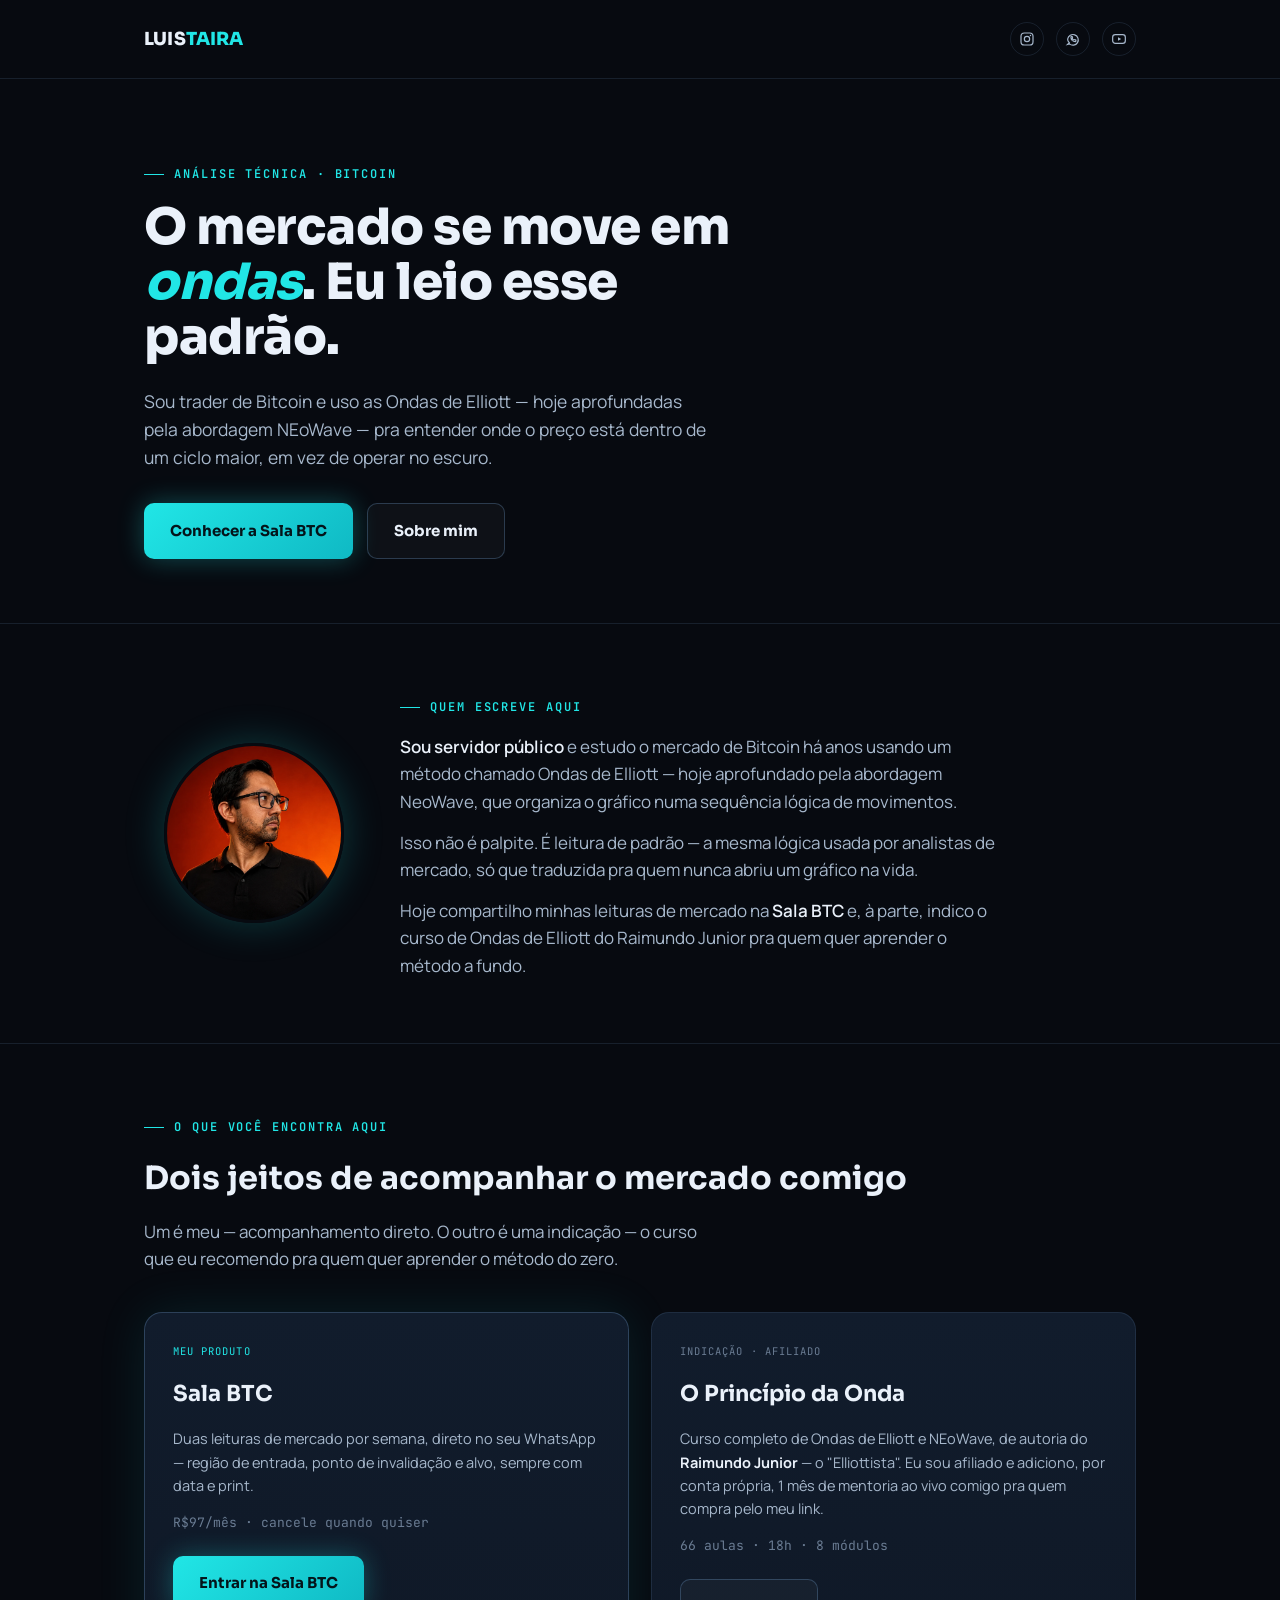
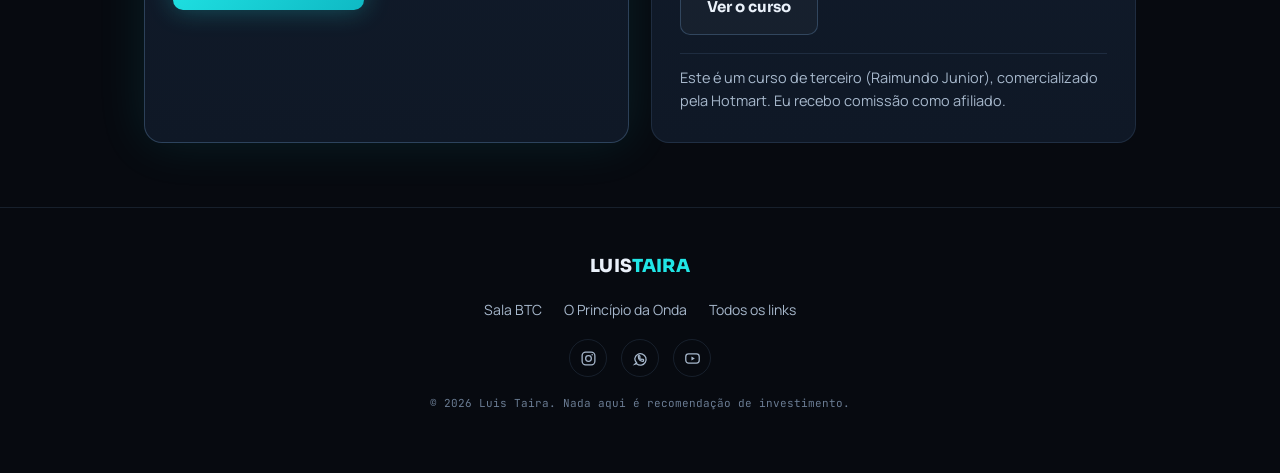
<file: index.html>
<!DOCTYPE html>
<html lang="pt-BR">
<head>
<meta charset="UTF-8">
<meta name="viewport" content="width=device-width, initial-scale=1.0">
<title>Luis Taira — Ondas de Elliott, NEoWave e leitura de mercado de Bitcoin</title>
<meta name="description" content="Luis Taira: leitura de mercado de Bitcoin com Ondas de Elliott e NEoWave. Conheça a Sala BTC e o curso O Princípio da Onda.">
<style>
  @import url('https://fonts.googleapis.com/css2?family=Sora:wght@400;600;700;800&family=JetBrains+Mono:wght@400;500;600&family=Manrope:wght@400;500;600;700&display=swap');

  :root{
    --bg:#070A10;
    --bg-2:#0B111B;
    --bg-3:#0F1826;
    --card:#111C2C;
    --card-2:#14233A;
    --border:rgba(120,160,210,0.14);
    --border-strong:rgba(120,170,220,0.28);
    --text:#EAF1FA;
    --text-dim:#A7B8CC;
    --text-mute:#6A7C93;
    --acc:#21E6E6;
    --acc-deep:#0FB9C4;
    --down:#FF5C7A;

    --f-display:'Sora', sans-serif;
    --f-body:'Manrope', sans-serif;
    --f-mono:'JetBrains Mono', monospace;
    --maxw:1040px;
  }

  *{box-sizing:border-box; margin:0; padding:0;}
  html{scroll-behavior:smooth;}
  body{
    background:var(--bg);
    color:var(--text);
    font-family:var(--f-body);
    font-size:17px;
    line-height:1.6;
    -webkit-font-smoothing:antialiased;
    overflow-x:hidden;
  }
  a{color:inherit; text-decoration:none;}
  img{max-width:100%; display:block;}
  .wrap{width:100%; max-width:var(--maxw); margin:0 auto; padding:0 24px;}

  .eyebrow{
    font-family:var(--f-mono);
    font-size:12px;
    letter-spacing:0.16em;
    text-transform:uppercase;
    color:var(--acc);
    display:inline-flex;
    align-items:center;
    gap:10px;
    margin-bottom:16px;
    font-weight:600;
  }
  .eyebrow::before{
    content:"";
    width:20px; height:1px;
    background:var(--acc);
  }

  /* ---------- Header ---------- */
  header{
    border-bottom:1px solid var(--border);
    padding:22px 0;
  }
  header .wrap{ display:flex; justify-content:space-between; align-items:center; }
  .brand{ font-family:var(--f-display); font-weight:800; font-size:18px; letter-spacing:0.01em; }
  .brand .accent{ color:var(--acc); }
  .nav-social{ display:flex; gap:12px; }
  .nav-social a{
    width:34px; height:34px; border-radius:50%;
    display:flex; align-items:center; justify-content:center;
    border:1px solid var(--border); color:var(--text-dim);
    transition:border-color .15s ease, color .15s ease;
  }
  .nav-social a:hover{ border-color:var(--acc); color:var(--acc); }
  .nav-social svg{ width:16px; height:16px; }

  /* ---------- Hero ---------- */
  .hero{ padding:76px 0 64px; }
  .hero h1{
    font-family:var(--f-display);
    font-weight:800;
    font-size:clamp(32px, 5.2vw, 50px);
    line-height:1.1;
    letter-spacing:-0.01em;
    max-width:16ch;
    margin-bottom:22px;
  }
  .hero h1 em{ font-style:italic; color:var(--acc); }
  .hero .lead{
    font-size:17.5px;
    color:var(--text-dim);
    max-width:52ch;
    margin-bottom:32px;
  }
  .hero-cta{ display:flex; flex-wrap:wrap; gap:14px; }
  .btn{
    font-family:var(--f-display);
    font-weight:700;
    font-size:15px;
    padding:15px 26px;
    border-radius:10px;
    border:none;
    cursor:pointer;
    display:inline-flex;
    align-items:center;
    gap:8px;
    transition:transform .15s ease, box-shadow .15s ease, background .15s ease, border-color .15s ease;
  }
  .btn-primary{
    background:linear-gradient(135deg, var(--acc), var(--acc-deep));
    color:#04141a;
    box-shadow:0 0 26px rgba(33,230,230,0.3);
  }
  .btn-primary:hover{ transform:translateY(-2px); box-shadow:0 0 38px rgba(33,230,230,0.5); }
  .btn-ghost{
    background:rgba(255,255,255,0.03);
    border:1px solid var(--border-strong);
    color:var(--text);
  }
  .btn-ghost:hover{ background:rgba(255,255,255,0.07); border-color:var(--acc); }

  section{ padding:64px 0; border-top:1px solid var(--border); }
  h2{ font-family:var(--f-display); font-weight:700; font-size:clamp(24px,3.4vw,32px); margin-bottom:14px; }
  .section-lead{ color:var(--text-dim); max-width:56ch; margin-bottom:40px; }

  /* ---------- Sobre ---------- */
  .about{ display:grid; grid-template-columns:1fr; gap:36px; align-items:center; }
  @media(min-width:760px){ .about{ grid-template-columns:220px 1fr; } }
  .about-photo{
    width:180px; height:180px;
    border-radius:50%;
    overflow:hidden;
    border:3px solid var(--bg);
    box-shadow:0 0 40px rgba(33,230,230,0.22);
    margin:0 auto;
    position:relative;
  }
  .about-photo img{ width:100%; height:100%; object-fit:cover; }
  .about-text p{ color:var(--text-dim); margin-bottom:14px; max-width:60ch; }
  .about-text p strong{ color:var(--text); font-weight:600; }
  .about-text p:last-child{ margin-bottom:0; }

  /* ---------- Produtos ---------- */
  .products{ display:grid; grid-template-columns:1fr; gap:22px; }
  @media(min-width:720px){ .products{ grid-template-columns:1fr 1fr; } }
  .product-card{
    background:linear-gradient(180deg, var(--card), var(--bg-3));
    border:1px solid var(--border);
    border-radius:18px;
    padding:30px 28px;
    display:flex;
    flex-direction:column;
    gap:16px;
  }
  .product-card.primary{ border-color:var(--border-strong); box-shadow:0 0 50px rgba(33,230,230,0.10); }
  .product-tag{
    font-family:var(--f-mono);
    font-size:10.5px;
    letter-spacing:0.1em;
    text-transform:uppercase;
    color:var(--acc);
    display:inline-block;
  }
  .product-tag.alt{ color:var(--text-mute); }
  .product-card h3{ font-family:var(--f-display); font-weight:700; font-size:22px; }
  .product-card p{ color:var(--text-dim); font-size:14.5px; }
  .product-card .price{ font-family:var(--f-mono); font-size:13px; color:var(--text-mute); }
  .product-card .btn{ align-self:flex-start; margin-top:6px; }
  .affiliate-note{
    font-size:12.5px;
    color:var(--text-mute);
    border-top:1px solid var(--border);
    padding-top:12px;
    margin-top:2px;
  }

  /* ---------- Footer ---------- */
  footer{ padding:44px 0 60px; border-top:1px solid var(--border); }
  footer .wrap{ display:flex; flex-direction:column; align-items:center; gap:18px; text-align:center; }
  .foot-links{ display:flex; gap:22px; flex-wrap:wrap; justify-content:center; font-size:14px; color:var(--text-dim); }
  .foot-links a:hover{ color:var(--acc); }
  .foot-social{ display:flex; gap:14px; }
  .foot-social a{
    width:38px; height:38px; border-radius:50%;
    display:flex; align-items:center; justify-content:center;
    border:1px solid var(--border); color:var(--text-dim);
    transition:border-color .15s ease, color .15s ease;
  }
  .foot-social a:hover{ border-color:var(--acc); color:var(--acc); }
  .foot-social svg{ width:17px; height:17px; }
  .foot-fine{ font-family:var(--f-mono); font-size:11px; color:var(--text-mute); }
</style>
</head>
<body>

<header>
  <div class="wrap">
    <div class="brand">LUIS<span class="accent">TAIRA</span></div>
    <div class="nav-social">
      <a href="https://instagram.com/luistaira" target="_blank" rel="noopener" aria-label="Instagram">
        <svg viewBox="0 0 24 24" fill="none" stroke="currentColor" stroke-width="1.8"><rect x="3" y="3" width="18" height="18" rx="5"/><circle cx="12" cy="12" r="4"/><circle cx="17.2" cy="6.8" r="1.1" fill="currentColor" stroke="none"/></svg>
      </a>
      <a href="https://wa.me/5567981675727" target="_blank" rel="noopener" aria-label="WhatsApp">
        <svg viewBox="0 0 24 24" fill="none" stroke="currentColor" stroke-width="1.8"><path d="M6.5 17.5 4 20l2.6-0.7A8 8 0 1 0 4 12a7.96 7.96 0 0 0 1.1 4.1Z"/><path d="M9 9.6c0 3.6 2.8 6.4 6.4 6.4 0.6 0 0.9-0.5 0.9-1v-1.1c0-0.3-0.2-0.5-0.5-0.6l-1.7-0.5c-0.3-0.1-0.5 0-0.7 0.2l-0.4 0.5c-1-0.5-1.8-1.3-2.3-2.3l0.5-0.4c0.2-0.2 0.3-0.4 0.2-0.7l-0.5-1.7c-0.1-0.3-0.3-0.5-0.6-0.5H9.9c-0.5 0-0.9 0.4-0.9 0.9Z"/></svg>
      </a>
      <a href="https://youtube.com/@luistaira" target="_blank" rel="noopener" aria-label="YouTube">
        <svg viewBox="0 0 24 24" fill="none" stroke="currentColor" stroke-width="1.8"><rect x="2.5" y="5.5" width="19" height="13" rx="4"/><path d="M10.5 9.3v5.4l4.8-2.7-4.8-2.7Z" fill="currentColor" stroke="none"/></svg>
      </a>
    </div>
  </div>
</header>

<section class="hero" style="border-top:none;">
  <div class="wrap">
    <div class="eyebrow">Análise técnica · Bitcoin</div>
    <h1>O mercado se move em <em>ondas</em>. Eu leio esse padrão.</h1>
    <p class="lead">Sou trader de Bitcoin e uso as Ondas de Elliott — hoje aprofundadas pela abordagem NEoWave — pra entender onde o preço está dentro de um ciclo maior, em vez de operar no escuro.</p>
    <div class="hero-cta">
      <a href="https://luistaira.com/sala-btc" class="btn btn-primary">Conhecer a Sala BTC</a>
      <a href="#sobre" class="btn btn-ghost">Sobre mim</a>
    </div>
  </div>
</section>

<section id="sobre">
  <div class="wrap">
    <div class="about">
      <div class="about-photo">
        <img src="images/luis-taira.webp" alt="Luis Taira">
      </div>
      <div class="about-text">
        <span class="eyebrow">Quem escreve aqui</span>
        <p><strong>Sou servidor público</strong> e estudo o mercado de Bitcoin há anos usando um método chamado Ondas de Elliott — hoje aprofundado pela abordagem NeoWave, que organiza o gráfico numa sequência lógica de movimentos.</p>
        <p>Isso não é palpite. É leitura de padrão — a mesma lógica usada por analistas de mercado, só que traduzida pra quem nunca abriu um gráfico na vida.</p>
        <p>Hoje compartilho minhas leituras de mercado na <strong>Sala BTC</strong> e, à parte, indico o curso de Ondas de Elliott do Raimundo Junior pra quem quer aprender o método a fundo.</p>
      </div>
    </div>
  </div>
</section>

<section id="produtos">
  <div class="wrap">
    <span class="eyebrow">O que você encontra aqui</span>
    <h2>Dois jeitos de acompanhar o mercado comigo</h2>
    <p class="section-lead">Um é meu — acompanhamento direto. O outro é uma indicação — o curso que eu recomendo pra quem quer aprender o método do zero.</p>

    <div class="products">
      <div class="product-card primary">
        <span class="product-tag">Meu produto</span>
        <h3>Sala BTC</h3>
        <p>Duas leituras de mercado por semana, direto no seu WhatsApp — região de entrada, ponto de invalidação e alvo, sempre com data e print.</p>
        <span class="price">R$97/mês · cancele quando quiser</span>
        <a href="https://luistaira.com/sala-btc" class="btn btn-primary">Entrar na Sala BTC</a>
      </div>

      <div class="product-card">
        <span class="product-tag alt">Indicação · afiliado</span>
        <h3>O Princípio da Onda</h3>
        <p>Curso completo de Ondas de Elliott e NEoWave, de autoria do <strong style="color:var(--text);">Raimundo Junior</strong> — o "Elliottista". Eu sou afiliado e adiciono, por conta própria, 1 mês de mentoria ao vivo comigo pra quem compra pelo meu link.</p>
        <span class="price">66 aulas · 18h · 8 módulos</span>
        <a href="https://luistaira.com/principio-da-onda" class="btn btn-ghost">Ver o curso</a>
        <p class="affiliate-note">Este é um curso de terceiro (Raimundo Junior), comercializado pela Hotmart. Eu recebo comissão como afiliado.</p>
      </div>
    </div>
  </div>
</section>

<footer>
  <div class="wrap">
    <div class="brand">LUIS<span class="accent" style="color:var(--acc);">TAIRA</span></div>
    <div class="foot-links">
      <a href="https://luistaira.com/sala-btc">Sala BTC</a>
      <a href="https://luistaira.com/principio-da-onda">O Princípio da Onda</a>
      <a href="https://luistaira.com/links">Todos os links</a>
    </div>
    <div class="foot-social">
      <a href="https://instagram.com/luistaira" target="_blank" rel="noopener" aria-label="Instagram">
        <svg viewBox="0 0 24 24" fill="none" stroke="currentColor" stroke-width="1.8"><rect x="3" y="3" width="18" height="18" rx="5"/><circle cx="12" cy="12" r="4"/><circle cx="17.2" cy="6.8" r="1.1" fill="currentColor" stroke="none"/></svg>
      </a>
      <a href="https://wa.me/5567981675727" target="_blank" rel="noopener" aria-label="WhatsApp">
        <svg viewBox="0 0 24 24" fill="none" stroke="currentColor" stroke-width="1.8"><path d="M6.5 17.5 4 20l2.6-0.7A8 8 0 1 0 4 12a7.96 7.96 0 0 0 1.1 4.1Z"/><path d="M9 9.6c0 3.6 2.8 6.4 6.4 6.4 0.6 0 0.9-0.5 0.9-1v-1.1c0-0.3-0.2-0.5-0.5-0.6l-1.7-0.5c-0.3-0.1-0.5 0-0.7 0.2l-0.4 0.5c-1-0.5-1.8-1.3-2.3-2.3l0.5-0.4c0.2-0.2 0.3-0.4 0.2-0.7l-0.5-1.7c-0.1-0.3-0.3-0.5-0.6-0.5H9.9c-0.5 0-0.9 0.4-0.9 0.9Z"/></svg>
      </a>
      <a href="https://youtube.com/@luistaira" target="_blank" rel="noopener" aria-label="YouTube">
        <svg viewBox="0 0 24 24" fill="none" stroke="currentColor" stroke-width="1.8"><rect x="2.5" y="5.5" width="19" height="13" rx="4"/><path d="M10.5 9.3v5.4l4.8-2.7-4.8-2.7Z" fill="currentColor" stroke="none"/></svg>
      </a>
    </div>
    <p class="foot-fine">© 2026 Luis Taira. Nada aqui é recomendação de investimento.</p>
  </div>
</footer>

</body>
</html>
</file>
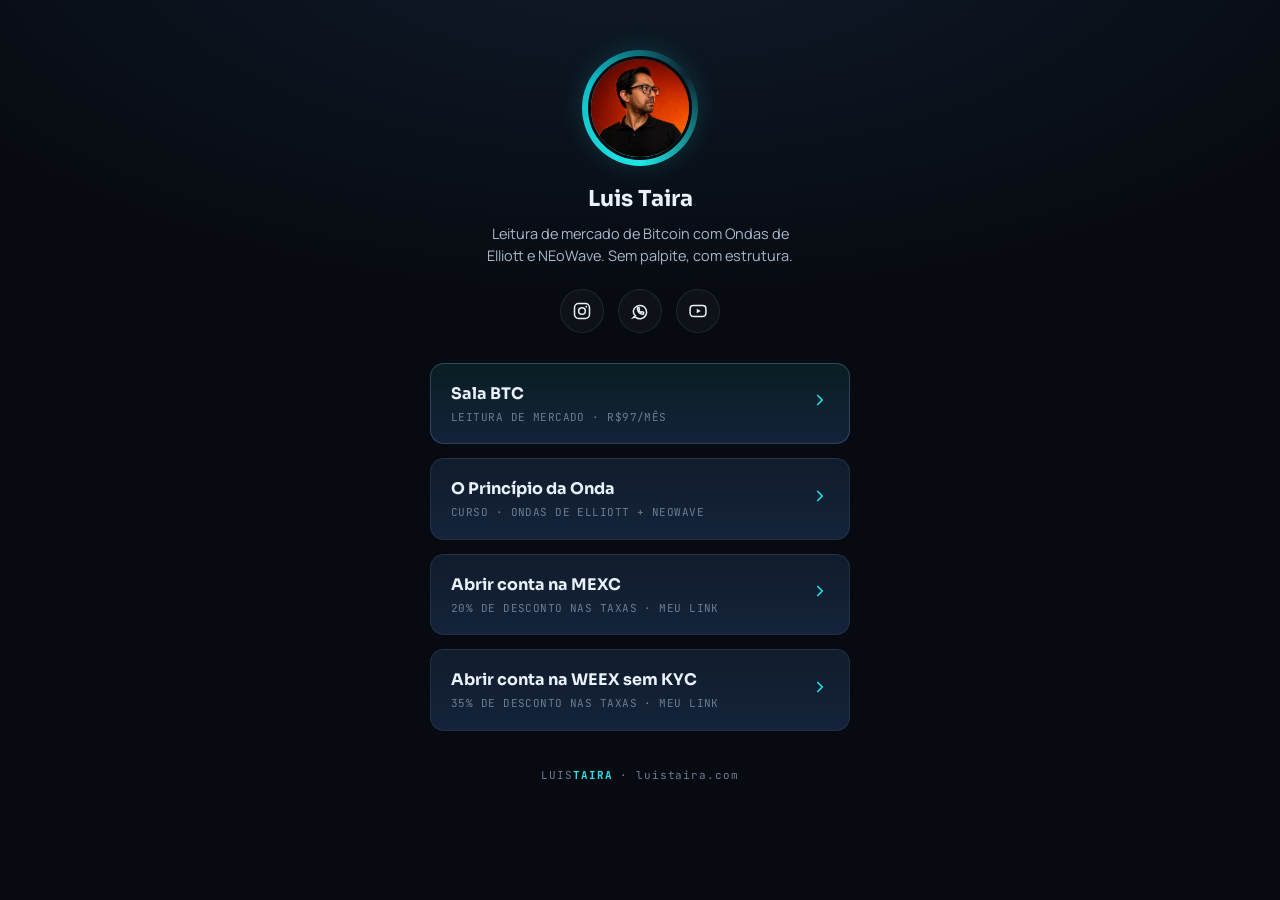
<file: links/index.html>
<!DOCTYPE html>
<html lang="pt-BR">
<head>
<meta charset="UTF-8">
<meta name="viewport" content="width=device-width, initial-scale=1.0">
<title>Luis Taira — Links</title>
<meta name="description" content="Leitura de mercado de Bitcoin com Ondas de Elliott e NEoWave. Sala BTC, curso O Princípio da Onda e redes sociais.">
<style>
  @import url('https://fonts.googleapis.com/css2?family=Sora:wght@400;600;700;800&family=JetBrains+Mono:wght@400;500;600&family=Manrope:wght@400;500;600;700&display=swap');

  :root{
    --bg:#070A10;
    --bg-2:#0B111B;
    --card:#111C2C;
    --card-2:#14233A;
    --border:rgba(120,160,210,0.14);
    --border-strong:rgba(120,170,220,0.28);
    --text:#EAF1FA;
    --text-dim:#A7B8CC;
    --text-mute:#6A7C93;
    --acc:#21E6E6;
    --acc-deep:#0FB9C4;

    --f-display:'Sora', sans-serif;
    --f-body:'Manrope', sans-serif;
    --f-mono:'JetBrains Mono', monospace;
  }

  *{box-sizing:border-box; margin:0; padding:0;}
  html{scroll-behavior:smooth;}
  body{
    background:radial-gradient(120% 80% at 50% -10%, #101c2c 0%, var(--bg) 55%);
    color:var(--text);
    font-family:var(--f-body);
    line-height:1.5;
    -webkit-font-smoothing:antialiased;
    min-height:100vh;
    display:flex;
    justify-content:center;
    padding:56px 18px 40px;
  }
  a{color:inherit; text-decoration:none;}
  img{max-width:100%; display:block;}

  .card{
    width:100%;
    max-width:420px;
  }

  /* ---------- Avatar & intro ---------- */
  .avatar-wrap{
    width:104px; height:104px;
    margin:0 auto 22px;
    position:relative;
  }
  .avatar-ring{
    position:absolute; inset:-6px;
    border-radius:50%;
    background:conic-gradient(from 180deg, var(--acc), var(--acc-deep), transparent 65%, var(--acc));
    filter:blur(0.3px);
  }
  .avatar-wrap img{
    position:relative;
    width:104px; height:104px;
    border-radius:50%;
    object-fit:cover;
    border:3px solid var(--bg);
    box-shadow:0 0 30px rgba(33,230,230,0.25);
  }

  .name{
    font-family:var(--f-display);
    font-weight:700;
    font-size:22px;
    text-align:center;
    margin-bottom:8px;
  }
  .bio{
    text-align:center;
    color:var(--text-dim);
    font-size:14.5px;
    max-width:34ch;
    margin:0 auto 22px;
  }

  /* ---------- Socials ---------- */
  .socials{
    display:flex;
    justify-content:center;
    gap:14px;
    margin-bottom:30px;
  }
  .social-btn{
    width:44px; height:44px;
    border-radius:50%;
    display:flex;
    align-items:center;
    justify-content:center;
    background:rgba(255,255,255,0.03);
    border:1px solid var(--border);
    color:var(--text);
    transition:border-color 0.15s ease, background 0.15s ease, transform 0.15s ease;
  }
  .social-btn:hover{
    border-color:var(--acc);
    background:rgba(33,230,230,0.08);
    transform:translateY(-2px);
  }
  .social-btn svg{width:20px; height:20px;}

  /* ---------- Links ---------- */
  .links{
    display:flex;
    flex-direction:column;
    gap:14px;
    margin-bottom:36px;
  }
  .link-btn{
    display:flex;
    align-items:center;
    justify-content:space-between;
    gap:14px;
    padding:18px 20px;
    background:linear-gradient(180deg, var(--card), var(--card-2));
    border:1px solid var(--border);
    border-radius:14px;
    transition:border-color 0.15s ease, box-shadow 0.15s ease, transform 0.15s ease;
  }
  .link-btn:hover{
    border-color:var(--acc);
    box-shadow:0 0 30px rgba(33,230,230,0.14);
    transform:translateY(-2px);
  }
  .link-main{ display:flex; flex-direction:column; gap:3px; min-width:0; }
  .link-title{ font-family:var(--f-display); font-weight:700; font-size:16px; }
  .link-sub{ font-family:var(--f-mono); font-size:11px; letter-spacing:0.04em; color:var(--text-mute); text-transform:uppercase; }
  .link-arrow{ color:var(--acc); flex-shrink:0; }
  .link-arrow svg{ width:18px; height:18px; }

  .link-btn.primary{
    border-color:var(--border-strong);
    background:linear-gradient(180deg, rgba(33,230,230,0.09), var(--card-2));
  }

  /* ---------- Footer ---------- */
  footer{
    text-align:center;
  }
  .foot-brand{
    font-family:var(--f-mono);
    font-size:11px;
    letter-spacing:0.08em;
    color:var(--text-mute);
  }
  .foot-brand b{ color:var(--acc); }

  @media (max-width:380px){
    .name{font-size:20px;}
  }
</style>
</head>
<body>

<div class="card">

  <div class="avatar-wrap">
    <div class="avatar-ring"></div>
    <img src="images/luis-taira.webp" alt="Luis Taira">
  </div>

  <div class="name">Luis Taira</div>
  <p class="bio">Leitura de mercado de Bitcoin com Ondas de Elliott e NEoWave. Sem palpite, com estrutura.</p>

  <div class="socials">
    <a class="social-btn" href="https://instagram.com/luistaira" target="_blank" rel="noopener" aria-label="Instagram">
      <svg viewBox="0 0 24 24" fill="none" stroke="currentColor" stroke-width="1.8"><rect x="3" y="3" width="18" height="18" rx="5"/><circle cx="12" cy="12" r="4"/><circle cx="17.2" cy="6.8" r="1.1" fill="currentColor" stroke="none"/></svg>
    </a>
    <a class="social-btn" href="https://wa.me/5567981675727" target="_blank" rel="noopener" aria-label="WhatsApp">
      <svg viewBox="0 0 24 24" fill="none" stroke="currentColor" stroke-width="1.8"><path d="M6.5 17.5 4 20l2.6-0.7A8 8 0 1 0 4 12a7.96 7.96 0 0 0 1.1 4.1Z"/><path d="M9 9.6c0 3.6 2.8 6.4 6.4 6.4 0.6 0 0.9-0.5 0.9-1v-1.1c0-0.3-0.2-0.5-0.5-0.6l-1.7-0.5c-0.3-0.1-0.5 0-0.7 0.2l-0.4 0.5c-1-0.5-1.8-1.3-2.3-2.3l0.5-0.4c0.2-0.2 0.3-0.4 0.2-0.7l-0.5-1.7c-0.1-0.3-0.3-0.5-0.6-0.5H9.9c-0.5 0-0.9 0.4-0.9 0.9Z"/></svg>
    </a>
    <a class="social-btn" href="https://youtube.com/@luistaira" target="_blank" rel="noopener" aria-label="YouTube">
      <svg viewBox="0 0 24 24" fill="none" stroke="currentColor" stroke-width="1.8"><rect x="2.5" y="5.5" width="19" height="13" rx="4"/><path d="M10.5 9.3v5.4l4.8-2.7-4.8-2.7Z" fill="currentColor" stroke="none"/></svg>
    </a>
  </div>

  <div class="links">
    <a class="link-btn primary" href="https://luistaira.com/sala-btc">
      <div class="link-main">
        <span class="link-title">Sala BTC</span>
        <span class="link-sub">Leitura de mercado · R$97/mês</span>
      </div>
      <span class="link-arrow"><svg viewBox="0 0 24 24" fill="none" stroke="currentColor" stroke-width="2.2" stroke-linecap="round" stroke-linejoin="round"><path d="M9 6l6 6-6 6"/></svg></span>
    </a>

    <a class="link-btn" href="https://luistaira.com/principio-da-onda">
      <div class="link-main">
        <span class="link-title">O Princípio da Onda</span>
        <span class="link-sub">Curso · Ondas de Elliott + NEoWave</span>
      </div>
      <span class="link-arrow"><svg viewBox="0 0 24 24" fill="none" stroke="currentColor" stroke-width="2.2" stroke-linecap="round" stroke-linejoin="round"><path d="M9 6l6 6-6 6"/></svg></span>
    </a>

    <a class="link-btn" href="https://promote.mexc.com/b/taira20" target="_blank" rel="noopener sponsored">
      <div class="link-main">
        <span class="link-title">Abrir conta na MEXC</span>
        <span class="link-sub">20% de desconto nas taxas · meu link</span>
      </div>
      <span class="link-arrow"><svg viewBox="0 0 24 24" fill="none" stroke="currentColor" stroke-width="2.2" stroke-linecap="round" stroke-linejoin="round"><path d="M9 6l6 6-6 6"/></svg></span>
    </a>

    <a class="link-btn" href="https://www.weex.com/en/register?vipCode=taira35" target="_blank" rel="noopener sponsored">
      <div class="link-main">
        <span class="link-title">Abrir conta na WEEX sem KYC</span>
        <span class="link-sub">35% de desconto nas taxas · meu link</span>
      </div>
      <span class="link-arrow"><svg viewBox="0 0 24 24" fill="none" stroke="currentColor" stroke-width="2.2" stroke-linecap="round" stroke-linejoin="round"><path d="M9 6l6 6-6 6"/></svg></span>
    </a>
  </div>

  <footer>
    <div class="foot-brand">LUIS<b>TAIRA</b> · luistaira.com</div>
  </footer>

</div>

</body>
</html>
</file>
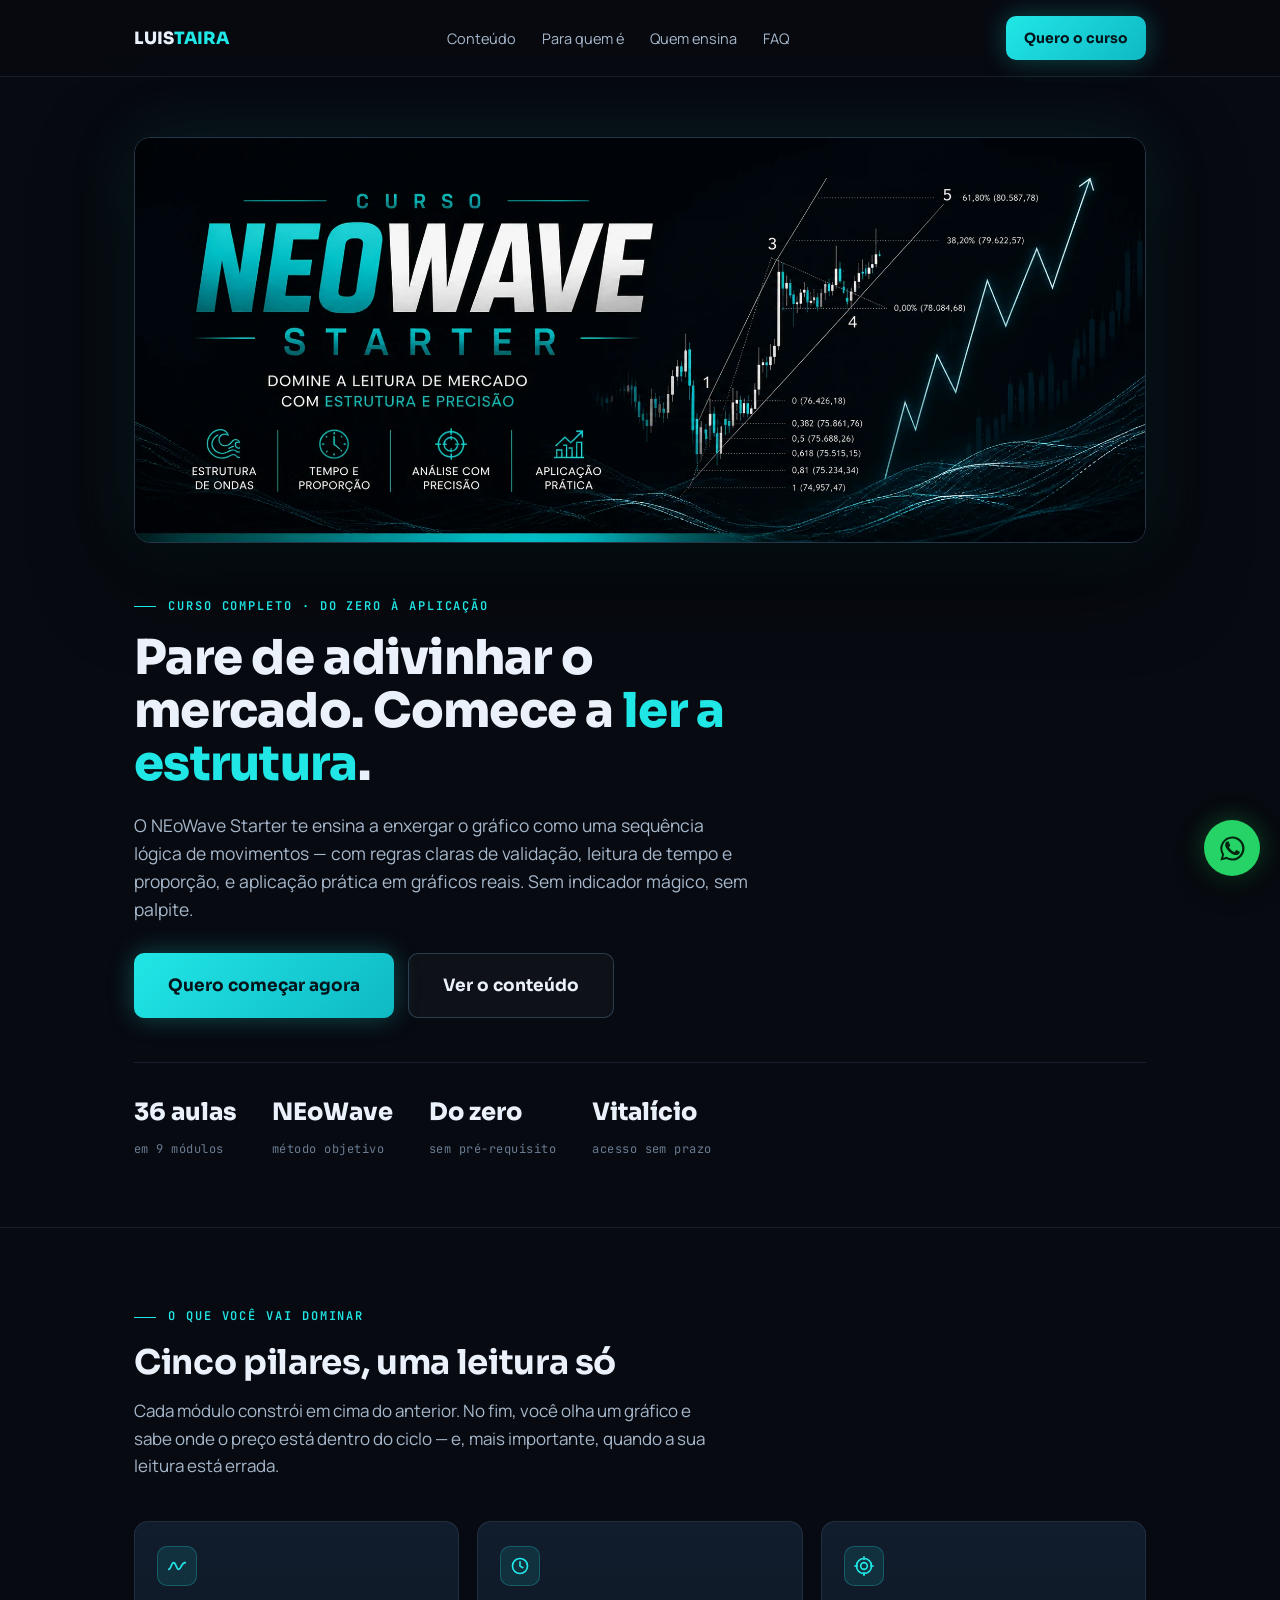
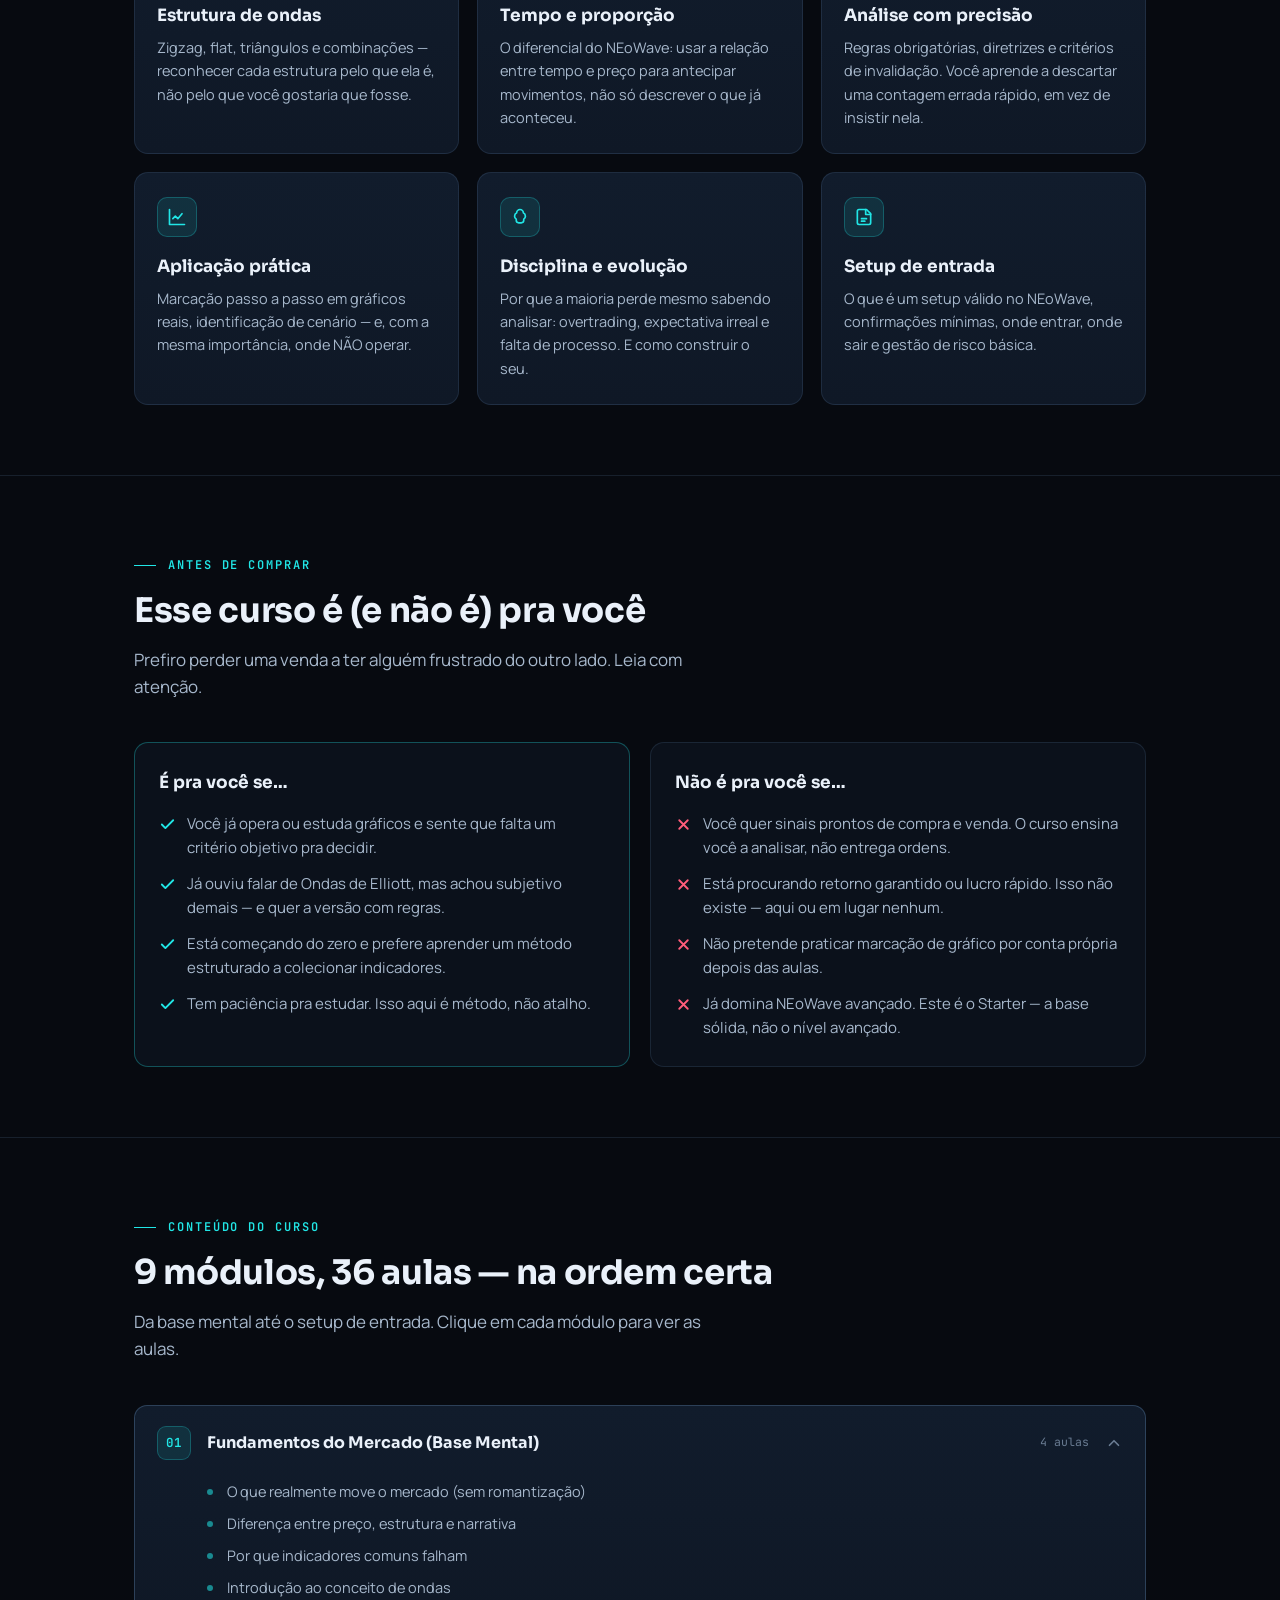
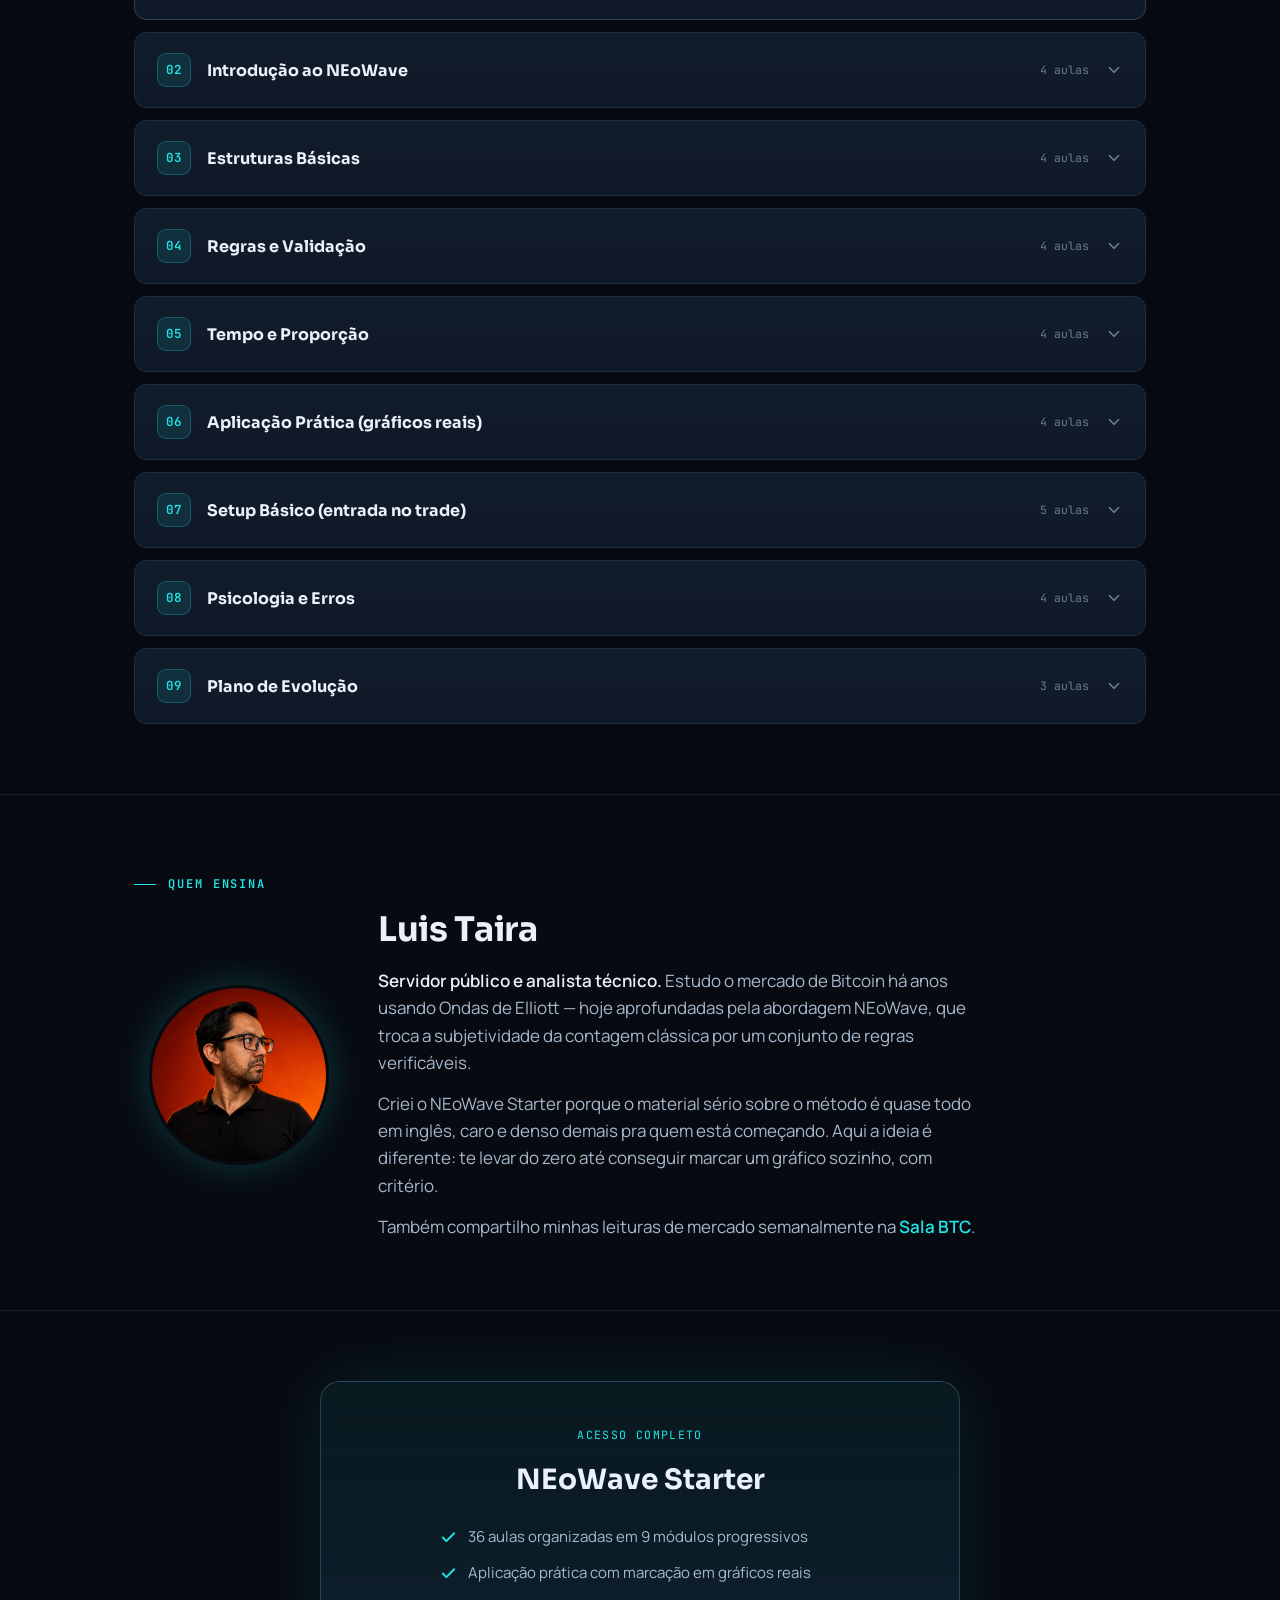
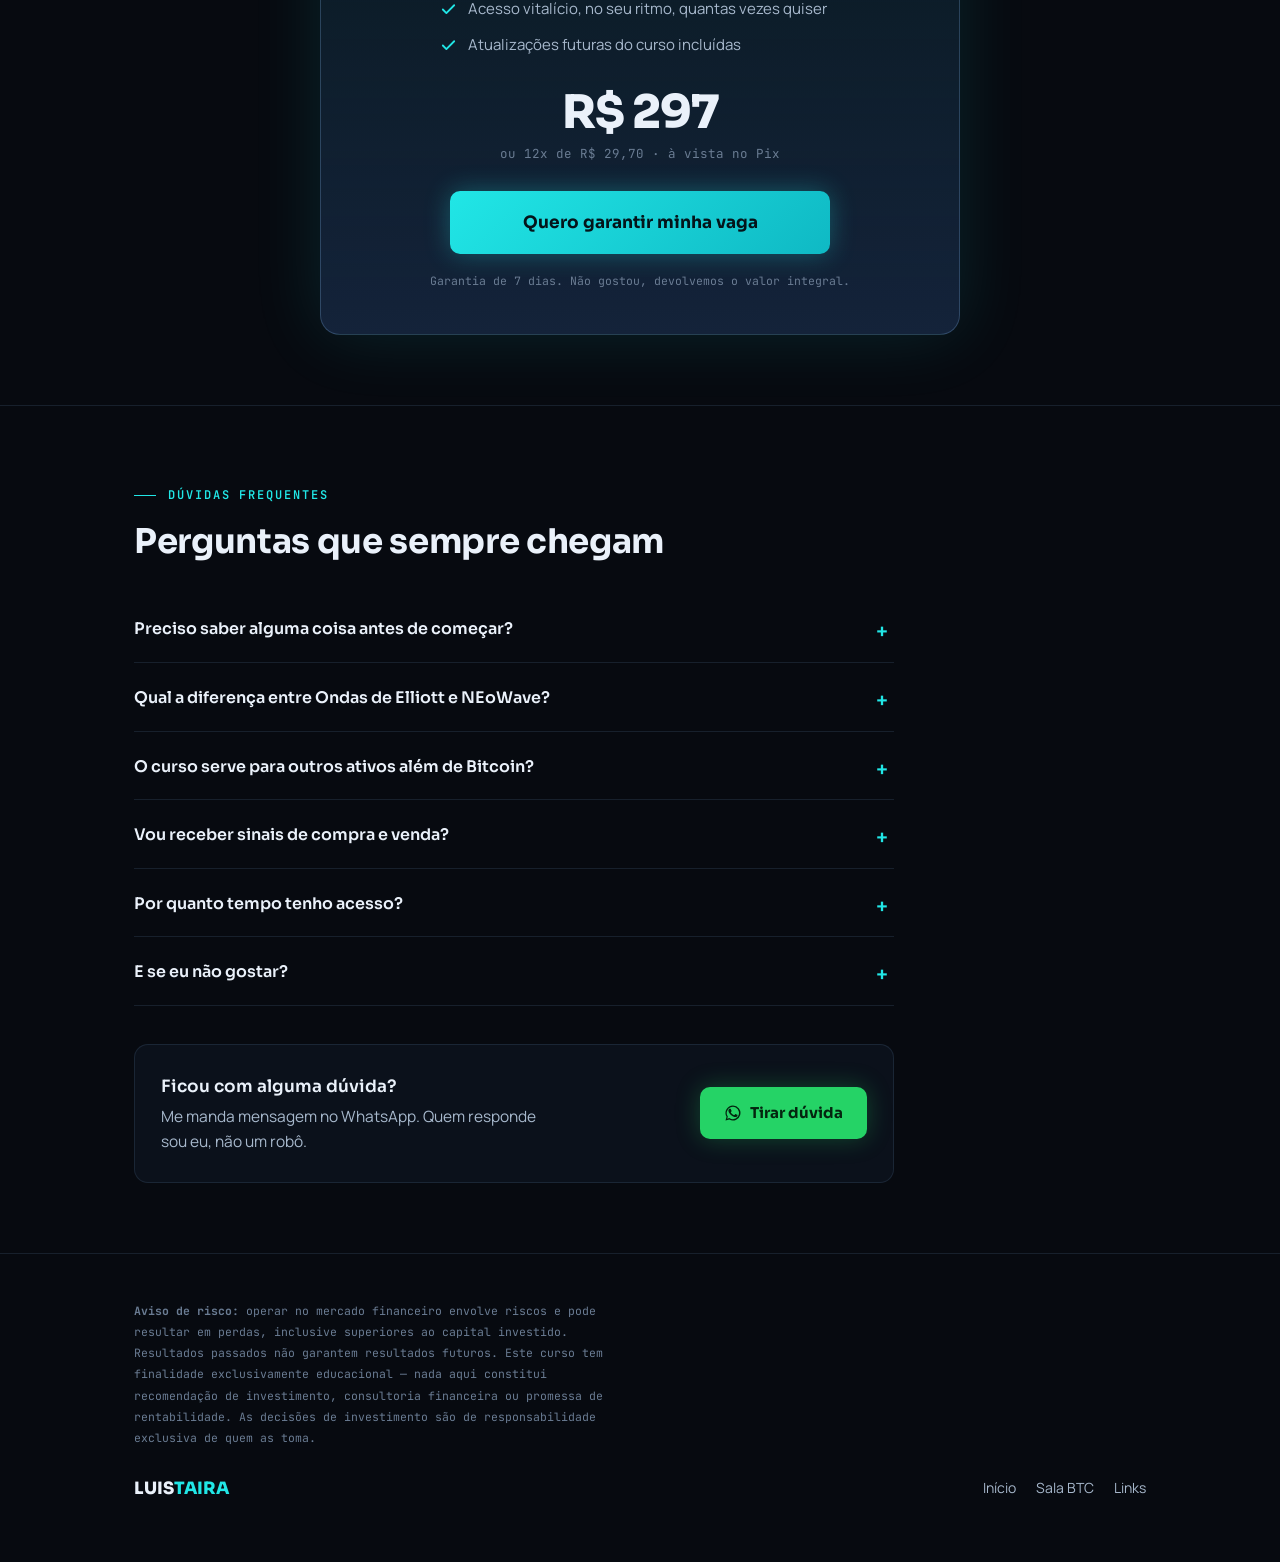
<file: neowave-starter/index.html>
<!DOCTYPE html>
<html lang="pt-BR">
<head>
<meta charset="UTF-8">
<meta name="viewport" content="width=device-width, initial-scale=1.0">
<title>NEoWave Starter — domine a leitura de mercado com estrutura e precisão | Luis Taira</title>
<meta name="description" content="Curso NEoWave Starter: 36 aulas em 9 módulos para você ler o mercado por estrutura de ondas, tempo e proporção — do zero à aplicação prática em gráficos reais.">
<meta property="og:title" content="Curso NEoWave Starter — Luis Taira">
<meta property="og:description" content="Domine a leitura de mercado com estrutura e precisão. 36 aulas em 9 módulos.">
<meta property="og:image" content="images/neowave-capa.webp">
<style>
  @import url('https://fonts.googleapis.com/css2?family=Sora:wght@400;600;700;800&family=JetBrains+Mono:wght@400;500;600&family=Manrope:wght@400;500;600;700&display=swap');

  :root{
    --bg:#070A10;
    --bg-2:#0B111B;
    --bg-3:#0F1826;
    --card:#111C2C;
    --card-2:#14233A;
    --border:rgba(120,160,210,0.14);
    --border-strong:rgba(120,170,220,0.28);
    --text:#EAF1FA;
    --text-dim:#A7B8CC;
    --text-mute:#6A7C93;
    --acc:#21E6E6;
    --acc-deep:#0FB9C4;
    --down:#FF5C7A;

    --f-display:'Sora', sans-serif;
    --f-body:'Manrope', sans-serif;
    --f-mono:'JetBrains Mono', monospace;
    --maxw:1060px;
  }

  *{box-sizing:border-box; margin:0; padding:0;}
  html{scroll-behavior:smooth;}
  body{
    background:var(--bg);
    color:var(--text);
    font-family:var(--f-body);
    font-size:17px;
    line-height:1.6;
    -webkit-font-smoothing:antialiased;
    overflow-x:hidden;
  }
  a{color:inherit; text-decoration:none;}
  img{max-width:100%; display:block;}
  .wrap{width:100%; max-width:var(--maxw); margin:0 auto; padding:0 24px;}

  .eyebrow{
    font-family:var(--f-mono);
    font-size:12px;
    letter-spacing:0.16em;
    text-transform:uppercase;
    color:var(--acc);
    display:inline-flex;
    align-items:center;
    gap:12px;
    margin-bottom:16px;
    font-weight:600;
  }
  .eyebrow::before{ content:""; width:22px; height:1px; background:var(--acc); }

  h2{ font-family:var(--f-display); font-weight:700; font-size:clamp(25px,3.5vw,34px); line-height:1.2; margin-bottom:14px; letter-spacing:-0.01em; }
  h3{ font-family:var(--f-display); font-weight:700; font-size:19px; }
  .section-lead{ color:var(--text-dim); max-width:58ch; margin-bottom:42px; }
  section{ padding:70px 0; border-top:1px solid var(--border); }

  /* ---------- Header ---------- */
  header{
    position:sticky; top:0; z-index:50;
    background:rgba(7,10,16,0.86);
    backdrop-filter:blur(12px);
    border-bottom:1px solid var(--border);
    padding:16px 0;
  }
  header .wrap{ display:flex; justify-content:space-between; align-items:center; gap:16px; }
  .brand{ font-family:var(--f-display); font-weight:800; font-size:17px; }
  .brand .accent{ color:var(--acc); }
  .nav-links{ display:none; gap:26px; font-size:14.5px; color:var(--text-dim); }
  .nav-links a:hover{ color:var(--acc); }
  @media(min-width:900px){ .nav-links{ display:flex; } }

  .btn{
    font-family:var(--f-display);
    font-weight:700;
    font-size:15px;
    padding:14px 24px;
    border-radius:10px;
    border:none;
    cursor:pointer;
    display:inline-flex;
    align-items:center;
    justify-content:center;
    gap:8px;
    transition:transform .15s ease, box-shadow .15s ease, background .15s ease, border-color .15s ease;
    text-align:center;
  }
  .btn-primary{
    background:linear-gradient(135deg, var(--acc), var(--acc-deep));
    color:#04141a;
    box-shadow:0 0 26px rgba(33,230,230,0.3);
  }
  .btn-primary:hover{ transform:translateY(-2px); box-shadow:0 0 40px rgba(33,230,230,0.5); }
  .btn-ghost{
    background:rgba(255,255,255,0.03);
    border:1px solid var(--border-strong);
    color:var(--text);
  }
  .btn-ghost:hover{ background:rgba(255,255,255,0.07); border-color:var(--acc); }
  .btn-sm{ padding:11px 18px; font-size:14px; }
  .btn-lg{ padding:18px 34px; font-size:17px; }

  /* ---------- Hero ---------- */
  .hero{ padding:60px 0 66px; border-top:none; }
  .hero-banner{
    border-radius:16px;
    overflow:hidden;
    border:1px solid var(--border-strong);
    box-shadow:0 30px 90px rgba(0,0,0,0.6), 0 0 70px rgba(33,230,230,0.12);
    margin-bottom:44px;
  }
  .hero h1{
    font-family:var(--f-display);
    font-weight:800;
    font-size:clamp(31px, 5vw, 48px);
    line-height:1.1;
    letter-spacing:-0.015em;
    max-width:17ch;
    margin-bottom:20px;
  }
  .hero h1 em{ font-style:normal; color:var(--acc); }
  .hero .lead{ font-size:17.5px; color:var(--text-dim); max-width:56ch; margin-bottom:30px; }
  .hero-cta{ display:flex; flex-wrap:wrap; gap:14px; margin-bottom:44px; }

  .hero-stats{ display:flex; flex-wrap:wrap; gap:36px; padding-top:30px; border-top:1px solid var(--border); }
  .hstat b{ display:block; font-family:var(--f-display); font-weight:800; font-size:24px; margin-bottom:2px; }
  .hstat span{ font-family:var(--f-mono); font-size:12px; color:var(--text-mute); letter-spacing:0.04em; }

  /* ---------- Pillars ---------- */
  .pillars{ display:grid; grid-template-columns:1fr; gap:18px; }
  @media(min-width:640px){ .pillars{ grid-template-columns:1fr 1fr; } }
  @media(min-width:900px){ .pillars{ grid-template-columns:repeat(3,1fr); } }
  .pillar{
    background:linear-gradient(180deg, var(--card), var(--bg-3));
    border:1px solid var(--border);
    border-radius:14px;
    padding:24px 22px;
  }
  .pillar .ic{
    width:40px; height:40px; border-radius:10px;
    display:flex; align-items:center; justify-content:center;
    background:rgba(33,230,230,0.10);
    border:1px solid rgba(33,230,230,0.25);
    color:var(--acc);
    margin-bottom:16px;
  }
  .pillar .ic svg{ width:20px; height:20px; }
  .pillar h3{ font-size:17px; margin-bottom:7px; }
  .pillar p{ font-size:14.5px; color:var(--text-dim); }

  /* ---------- Para quem ---------- */
  .fit{ display:grid; grid-template-columns:1fr; gap:20px; }
  @media(min-width:760px){ .fit{ grid-template-columns:1fr 1fr; } }
  .fit-card{
    border:1px solid var(--border);
    border-radius:14px;
    padding:26px 24px;
    background:var(--bg-2);
  }
  .fit-card.yes{ border-color:rgba(33,230,230,0.30); }
  .fit-card h3{ font-size:17px; margin-bottom:16px; display:flex; align-items:center; gap:9px; }
  .fit-card ul{ list-style:none; display:flex; flex-direction:column; gap:12px; }
  .fit-card li{ font-size:15px; color:var(--text-dim); display:flex; gap:11px; align-items:flex-start; }
  .fit-card li svg{ width:17px; height:17px; flex-shrink:0; margin-top:4px; }
  .fit-card.yes li svg{ color:var(--acc); }
  .fit-card.no li svg{ color:var(--down); }

  /* ---------- Módulos ---------- */
  .modules{ display:flex; flex-direction:column; gap:12px; }
  details.module{
    background:linear-gradient(180deg, var(--card), var(--bg-3));
    border:1px solid var(--border);
    border-radius:13px;
    overflow:hidden;
  }
  details.module[open]{ border-color:var(--border-strong); }
  details.module summary{
    list-style:none;
    cursor:pointer;
    padding:20px 22px;
    display:flex;
    align-items:center;
    gap:16px;
    transition:background .15s ease;
  }
  details.module summary::-webkit-details-marker{ display:none; }
  details.module summary:hover{ background:rgba(255,255,255,0.02); }
  .mod-num{
    font-family:var(--f-mono);
    font-size:12.5px;
    font-weight:600;
    color:var(--acc);
    background:rgba(33,230,230,0.10);
    border:1px solid rgba(33,230,230,0.25);
    width:34px; height:34px;
    border-radius:9px;
    display:flex; align-items:center; justify-content:center;
    flex-shrink:0;
  }
  .mod-title{ flex:1; font-family:var(--f-display); font-weight:700; font-size:16px; line-height:1.35; }
  .mod-count{ font-family:var(--f-mono); font-size:11.5px; color:var(--text-mute); flex-shrink:0; }
  .mod-chev{ color:var(--text-mute); flex-shrink:0; transition:transform .2s ease; }
  .mod-chev svg{ width:18px; height:18px; display:block; }
  details.module[open] .mod-chev{ transform:rotate(180deg); }
  .mod-body{ padding:0 22px 20px 72px; }
  .mod-body ol{ list-style:none; display:flex; flex-direction:column; gap:9px; }
  .mod-body li{
    font-size:14.5px;
    color:var(--text-dim);
    padding-left:20px;
    position:relative;
  }
  .mod-body li::before{
    content:"";
    position:absolute; left:0; top:9px;
    width:6px; height:6px; border-radius:50%;
    background:var(--acc);
    opacity:0.55;
  }
  @media(max-width:520px){
    .mod-body{ padding-left:22px; }
    .mod-count{ display:none; }
  }

  /* ---------- Instrutor ---------- */
  .teacher{ display:grid; grid-template-columns:1fr; gap:34px; align-items:center; }
  @media(min-width:760px){ .teacher{ grid-template-columns:210px 1fr; } }
  .teacher-photo{
    width:180px; height:180px; border-radius:50%;
    overflow:hidden; margin:0 auto;
    border:3px solid var(--bg);
    box-shadow:0 0 40px rgba(33,230,230,0.22);
  }
  .teacher-photo img{ width:100%; height:100%; object-fit:cover; }
  .teacher-text p{ color:var(--text-dim); margin-bottom:14px; max-width:60ch; }
  .teacher-text p strong{ color:var(--text); font-weight:600; }
  .teacher-text p:last-child{ margin-bottom:0; }

  /* ---------- Oferta ---------- */
  .offer{
    background:linear-gradient(180deg, rgba(33,230,230,0.07), var(--card-2));
    border:1px solid var(--border-strong);
    border-radius:20px;
    padding:44px 34px;
    text-align:center;
    box-shadow:0 0 70px rgba(33,230,230,0.12);
    max-width:640px;
    margin:0 auto;
  }
  .offer .tag{
    font-family:var(--f-mono); font-size:11.5px; letter-spacing:0.12em;
    text-transform:uppercase; color:var(--acc); display:block; margin-bottom:14px;
  }
  .offer h3{ font-size:clamp(22px,3vw,28px); margin-bottom:22px; }
  .offer .includes{ list-style:none; display:flex; flex-direction:column; gap:12px; margin-bottom:30px; text-align:left; max-width:400px; margin-left:auto; margin-right:auto; }
  .offer .includes li{ font-size:15px; color:var(--text-dim); display:flex; gap:11px; align-items:flex-start; }
  .offer .includes svg{ width:17px; height:17px; color:var(--acc); flex-shrink:0; margin-top:4px; }
  .price{ margin-bottom:26px; }
  .price .val{ font-family:var(--f-display); font-weight:800; font-size:46px; letter-spacing:-0.02em; display:block; line-height:1.1; }
  .price .note{ font-family:var(--f-mono); font-size:12.5px; color:var(--text-mute); }
  .offer .fine{ font-family:var(--f-mono); font-size:11.5px; color:var(--text-mute); margin-top:18px; }

  /* ---------- FAQ ---------- */
  .faq{ display:flex; flex-direction:column; gap:2px; max-width:760px; }
  details.q{ border-bottom:1px solid var(--border); }
  details.q summary{
    list-style:none; cursor:pointer;
    padding:20px 34px 20px 0;
    font-family:var(--f-display); font-weight:600; font-size:16px;
    position:relative;
  }
  details.q summary::-webkit-details-marker{ display:none; }
  details.q summary::after{
    content:"+";
    position:absolute; right:6px; top:19px;
    font-family:var(--f-mono); font-size:20px; color:var(--acc);
    transition:transform .2s ease;
  }
  details.q[open] summary::after{ content:"–"; }
  details.q summary:hover{ color:var(--acc); }
  details.q p{ padding:0 0 22px; color:var(--text-dim); font-size:15.5px; max-width:64ch; }

  /* ---------- Footer ---------- */
  footer{ padding:46px 0 60px; border-top:1px solid var(--border); }
  .disclaimer{
    font-family:var(--f-mono); font-size:11.5px; line-height:1.85;
    color:var(--text-mute); max-width:70ch; margin-bottom:26px;
  }
  .foot-row{ display:flex; flex-wrap:wrap; gap:20px; justify-content:space-between; align-items:center; }
  .foot-links{ display:flex; gap:20px; flex-wrap:wrap; font-size:14px; color:var(--text-dim); }
  .foot-links a:hover{ color:var(--acc); }

  /* ---------- Sticky mobile CTA ---------- */
  .sticky-cta{
    display:none;
    position:fixed; left:0; right:0; bottom:0; z-index:60;
    padding:12px 16px calc(12px + env(safe-area-inset-bottom));
    background:rgba(7,10,16,0.94);
    backdrop-filter:blur(12px);
    border-top:1px solid var(--border);
  }
  .sticky-cta .btn{ width:100%; }
  @media(max-width:680px){
    .sticky-cta{ display:block; }
    body{ padding-bottom:84px; }
    header .btn{ display:none; }
  }

  /* ---------- WhatsApp flutuante ---------- */
  .wa-float{
    position:fixed;
    right:20px; bottom:24px;
    z-index:70;
    width:56px; height:56px;
    border-radius:50%;
    display:flex; align-items:center; justify-content:center;
    background:#25D366;
    color:#04240F;
    box-shadow:0 10px 30px rgba(0,0,0,0.45), 0 0 24px rgba(37,211,102,0.35);
    transition:transform .15s ease, box-shadow .15s ease;
  }
  .wa-float:hover{ transform:translateY(-3px); box-shadow:0 14px 36px rgba(0,0,0,0.5), 0 0 34px rgba(37,211,102,0.55); }
  .wa-float svg{ width:29px; height:29px; }
  @media(max-width:680px){
    .wa-float{ bottom:calc(84px + env(safe-area-inset-bottom)); right:16px; width:52px; height:52px; }
    .wa-float svg{ width:27px; height:27px; }
  }

  /* ---------- Bloco de dúvida no fim do FAQ ---------- */
  .ask-box{
    margin-top:38px;
    border:1px solid var(--border);
    border-radius:14px;
    background:var(--bg-2);
    padding:28px 26px;
    display:flex; flex-wrap:wrap; gap:18px;
    align-items:center; justify-content:space-between;
    max-width:760px;
  }
  .ask-box p{ font-size:15.5px; color:var(--text-dim); max-width:42ch; }
  .ask-box p b{ color:var(--text); font-weight:600; display:block; font-family:var(--f-display); font-size:17px; margin-bottom:4px; }
  .btn-wa{
    background:#25D366;
    color:#04240F;
    box-shadow:0 0 24px rgba(37,211,102,0.28);
  }
  .btn-wa:hover{ transform:translateY(-2px); box-shadow:0 0 34px rgba(37,211,102,0.5); }
  .btn-wa svg{ width:18px; height:18px; }
</style>
</head>
<body>

<header>
  <div class="wrap">
    <div class="brand">LUIS<span class="accent">TAIRA</span></div>
    <nav class="nav-links">
      <a href="#conteudo">Conteúdo</a>
      <a href="#para-quem">Para quem é</a>
      <a href="#instrutor">Quem ensina</a>
      <a href="#faq">FAQ</a>
    </nav>
    <a href="#oferta" class="btn btn-primary btn-sm">Quero o curso</a>
  </div>
</header>

<section class="hero">
  <div class="wrap">
    <div class="hero-banner">
      <img src="images/neowave-banner.webp" alt="Curso NEoWave Starter — domine a leitura de mercado com estrutura e precisão">
    </div>

    <div class="eyebrow">Curso completo · do zero à aplicação</div>
    <h1>Pare de adivinhar o mercado. Comece a <em>ler a estrutura</em>.</h1>
    <p class="lead">O NEoWave Starter te ensina a enxergar o gráfico como uma sequência lógica de movimentos — com regras claras de validação, leitura de tempo e proporção, e aplicação prática em gráficos reais. Sem indicador mágico, sem palpite.</p>

    <div class="hero-cta">
      <a href="#oferta" class="btn btn-primary btn-lg">Quero começar agora</a>
      <a href="#conteudo" class="btn btn-ghost btn-lg">Ver o conteúdo</a>
    </div>

    <div class="hero-stats">
      <div class="hstat"><b>36 aulas</b><span>em 9 módulos</span></div>
      <div class="hstat"><b>NEoWave</b><span>método objetivo</span></div>
      <div class="hstat"><b>Do zero</b><span>sem pré-requisito</span></div>
      <div class="hstat"><b>Vitalício</b><span>acesso sem prazo</span></div>
    </div>
  </div>
</section>

<section id="pilares">
  <div class="wrap">
    <div class="eyebrow">O que você vai dominar</div>
    <h2>Cinco pilares, uma leitura só</h2>
    <p class="section-lead">Cada módulo constrói em cima do anterior. No fim, você olha um gráfico e sabe onde o preço está dentro do ciclo — e, mais importante, quando a sua leitura está errada.</p>

    <div class="pillars">
      <div class="pillar">
        <div class="ic"><svg viewBox="0 0 24 24" fill="none" stroke="currentColor" stroke-width="2" stroke-linecap="round" stroke-linejoin="round"><path d="M2 16c3 0 3-8 6-8s3 8 6 8 3-8 8-8"/></svg></div>
        <h3>Estrutura de ondas</h3>
        <p>Zigzag, flat, triângulos e combinações — reconhecer cada estrutura pelo que ela é, não pelo que você gostaria que fosse.</p>
      </div>
      <div class="pillar">
        <div class="ic"><svg viewBox="0 0 24 24" fill="none" stroke="currentColor" stroke-width="2" stroke-linecap="round" stroke-linejoin="round"><circle cx="12" cy="12" r="9"/><path d="M12 7v5l3.5 2"/></svg></div>
        <h3>Tempo e proporção</h3>
        <p>O diferencial do NEoWave: usar a relação entre tempo e preço para antecipar movimentos, não só descrever o que já aconteceu.</p>
      </div>
      <div class="pillar">
        <div class="ic"><svg viewBox="0 0 24 24" fill="none" stroke="currentColor" stroke-width="2" stroke-linecap="round" stroke-linejoin="round"><circle cx="12" cy="12" r="9"/><circle cx="12" cy="12" r="4"/><path d="M12 1v3M12 20v3M1 12h3M20 12h3"/></svg></div>
        <h3>Análise com precisão</h3>
        <p>Regras obrigatórias, diretrizes e critérios de invalidação. Você aprende a descartar uma contagem errada rápido, em vez de insistir nela.</p>
      </div>
      <div class="pillar">
        <div class="ic"><svg viewBox="0 0 24 24" fill="none" stroke="currentColor" stroke-width="2" stroke-linecap="round" stroke-linejoin="round"><path d="M3 3v18h18"/><path d="M7 14l3-3 3 3 5-6"/></svg></div>
        <h3>Aplicação prática</h3>
        <p>Marcação passo a passo em gráficos reais, identificação de cenário — e, com a mesma importância, onde NÃO operar.</p>
      </div>
      <div class="pillar">
        <div class="ic"><svg viewBox="0 0 24 24" fill="none" stroke="currentColor" stroke-width="2" stroke-linecap="round" stroke-linejoin="round"><path d="M12 3a4 4 0 0 0-4 4c-1.5.8-2.5 2.3-2.5 4a4.5 4.5 0 0 0 2 3.7V16a3 3 0 0 0 3 3h3a3 3 0 0 0 3-3v-1.3a4.5 4.5 0 0 0 2-3.7c0-1.7-1-3.2-2.5-4a4 4 0 0 0-4-4Z"/></svg></div>
        <h3>Disciplina e evolução</h3>
        <p>Por que a maioria perde mesmo sabendo analisar: overtrading, expectativa irreal e falta de processo. E como construir o seu.</p>
      </div>
      <div class="pillar">
        <div class="ic"><svg viewBox="0 0 24 24" fill="none" stroke="currentColor" stroke-width="2" stroke-linecap="round" stroke-linejoin="round"><path d="M4 19V5a2 2 0 0 1 2-2h9l5 5v11a2 2 0 0 1-2 2H6a2 2 0 0 1-2-2Z"/><path d="M14 3v6h6"/><path d="M9 14h6M9 17h4"/></svg></div>
        <h3>Setup de entrada</h3>
        <p>O que é um setup válido no NEoWave, confirmações mínimas, onde entrar, onde sair e gestão de risco básica.</p>
      </div>
    </div>
  </div>
</section>

<section id="para-quem">
  <div class="wrap">
    <div class="eyebrow">Antes de comprar</div>
    <h2>Esse curso é (e não é) pra você</h2>
    <p class="section-lead">Prefiro perder uma venda a ter alguém frustrado do outro lado. Leia com atenção.</p>

    <div class="fit">
      <div class="fit-card yes">
        <h3>É pra você se…</h3>
        <ul>
          <li><svg viewBox="0 0 24 24" fill="none" stroke="currentColor" stroke-width="2.6" stroke-linecap="round" stroke-linejoin="round"><path d="M20 6 9 17l-5-5"/></svg><span>Você já opera ou estuda gráficos e sente que falta um critério objetivo pra decidir.</span></li>
          <li><svg viewBox="0 0 24 24" fill="none" stroke="currentColor" stroke-width="2.6" stroke-linecap="round" stroke-linejoin="round"><path d="M20 6 9 17l-5-5"/></svg><span>Já ouviu falar de Ondas de Elliott, mas achou subjetivo demais — e quer a versão com regras.</span></li>
          <li><svg viewBox="0 0 24 24" fill="none" stroke="currentColor" stroke-width="2.6" stroke-linecap="round" stroke-linejoin="round"><path d="M20 6 9 17l-5-5"/></svg><span>Está começando do zero e prefere aprender um método estruturado a colecionar indicadores.</span></li>
          <li><svg viewBox="0 0 24 24" fill="none" stroke="currentColor" stroke-width="2.6" stroke-linecap="round" stroke-linejoin="round"><path d="M20 6 9 17l-5-5"/></svg><span>Tem paciência pra estudar. Isso aqui é método, não atalho.</span></li>
        </ul>
      </div>
      <div class="fit-card no">
        <h3>Não é pra você se…</h3>
        <ul>
          <li><svg viewBox="0 0 24 24" fill="none" stroke="currentColor" stroke-width="2.6" stroke-linecap="round" stroke-linejoin="round"><path d="M18 6 6 18M6 6l12 12"/></svg><span>Você quer sinais prontos de compra e venda. O curso ensina você a analisar, não entrega ordens.</span></li>
          <li><svg viewBox="0 0 24 24" fill="none" stroke="currentColor" stroke-width="2.6" stroke-linecap="round" stroke-linejoin="round"><path d="M18 6 6 18M6 6l12 12"/></svg><span>Está procurando retorno garantido ou lucro rápido. Isso não existe — aqui ou em lugar nenhum.</span></li>
          <li><svg viewBox="0 0 24 24" fill="none" stroke="currentColor" stroke-width="2.6" stroke-linecap="round" stroke-linejoin="round"><path d="M18 6 6 18M6 6l12 12"/></svg><span>Não pretende praticar marcação de gráfico por conta própria depois das aulas.</span></li>
          <li><svg viewBox="0 0 24 24" fill="none" stroke="currentColor" stroke-width="2.6" stroke-linecap="round" stroke-linejoin="round"><path d="M18 6 6 18M6 6l12 12"/></svg><span>Já domina NEoWave avançado. Este é o Starter — a base sólida, não o nível avançado.</span></li>
        </ul>
      </div>
    </div>
  </div>
</section>

<section id="conteudo">
  <div class="wrap">
    <div class="eyebrow">Conteúdo do curso</div>
    <h2>9 módulos, 36 aulas — na ordem certa</h2>
    <p class="section-lead">Da base mental até o setup de entrada. Clique em cada módulo para ver as aulas.</p>

    <div class="modules">

      <details class="module" open>
        <summary>
          <span class="mod-num">01</span>
          <span class="mod-title">Fundamentos do Mercado (Base Mental)</span>
          <span class="mod-count">4 aulas</span>
          <span class="mod-chev"><svg viewBox="0 0 24 24" fill="none" stroke="currentColor" stroke-width="2.2" stroke-linecap="round" stroke-linejoin="round"><path d="M6 9l6 6 6-6"/></svg></span>
        </summary>
        <div class="mod-body">
          <ol>
            <li>O que realmente move o mercado (sem romantização)</li>
            <li>Diferença entre preço, estrutura e narrativa</li>
            <li>Por que indicadores comuns falham</li>
            <li>Introdução ao conceito de ondas</li>
          </ol>
        </div>
      </details>

      <details class="module">
        <summary>
          <span class="mod-num">02</span>
          <span class="mod-title">Introdução ao NEoWave</span>
          <span class="mod-count">4 aulas</span>
          <span class="mod-chev"><svg viewBox="0 0 24 24" fill="none" stroke="currentColor" stroke-width="2.2" stroke-linecap="round" stroke-linejoin="round"><path d="M6 9l6 6 6-6"/></svg></span>
        </summary>
        <div class="mod-body">
          <ol>
            <li>O que é o NEoWave (e o que NÃO é)</li>
            <li>Diferença entre Elliott Wave e NEoWave</li>
            <li>Princípios fundamentais (complexidade, tempo, simetria)</li>
            <li>Tipos de ondas (impulsivas vs corretivas)</li>
          </ol>
        </div>
      </details>

      <details class="module">
        <summary>
          <span class="mod-num">03</span>
          <span class="mod-title">Estruturas Básicas</span>
          <span class="mod-count">4 aulas</span>
          <span class="mod-chev"><svg viewBox="0 0 24 24" fill="none" stroke="currentColor" stroke-width="2.2" stroke-linecap="round" stroke-linejoin="round"><path d="M6 9l6 6 6-6"/></svg></span>
        </summary>
        <div class="mod-body">
          <ol>
            <li>Zigzag</li>
            <li>Flat</li>
            <li>Triângulos</li>
            <li>Combinações (duplo / triplo)</li>
          </ol>
        </div>
      </details>

      <details class="module">
        <summary>
          <span class="mod-num">04</span>
          <span class="mod-title">Regras e Validação</span>
          <span class="mod-count">4 aulas</span>
          <span class="mod-chev"><svg viewBox="0 0 24 24" fill="none" stroke="currentColor" stroke-width="2.2" stroke-linecap="round" stroke-linejoin="round"><path d="M6 9l6 6 6-6"/></svg></span>
        </summary>
        <div class="mod-body">
          <ol>
            <li>Regras obrigatórias</li>
            <li>Diretrizes (guidelines)</li>
            <li>Como invalidar uma contagem</li>
            <li>Erros mais comuns</li>
          </ol>
        </div>
      </details>

      <details class="module">
        <summary>
          <span class="mod-num">05</span>
          <span class="mod-title">Tempo e Proporção</span>
          <span class="mod-count">4 aulas</span>
          <span class="mod-chev"><svg viewBox="0 0 24 24" fill="none" stroke="currentColor" stroke-width="2.2" stroke-linecap="round" stroke-linejoin="round"><path d="M6 9l6 6 6-6"/></svg></span>
        </summary>
        <div class="mod-body">
          <ol>
            <li>Relação tempo vs preço</li>
            <li>Simetria de ondas</li>
            <li>Como usar tempo para antecipação</li>
            <li>Introdução ao timing de entrada</li>
          </ol>
        </div>
      </details>

      <details class="module">
        <summary>
          <span class="mod-num">06</span>
          <span class="mod-title">Aplicação Prática (gráficos reais)</span>
          <span class="mod-count">4 aulas</span>
          <span class="mod-chev"><svg viewBox="0 0 24 24" fill="none" stroke="currentColor" stroke-width="2.2" stroke-linecap="round" stroke-linejoin="round"><path d="M6 9l6 6 6-6"/></svg></span>
        </summary>
        <div class="mod-body">
          <ol>
            <li>Leitura ao vivo de mercado</li>
            <li>Marcação passo a passo</li>
            <li>Identificação de cenário</li>
            <li>Onde NÃO operar</li>
          </ol>
        </div>
      </details>

      <details class="module">
        <summary>
          <span class="mod-num">07</span>
          <span class="mod-title">Setup Básico (entrada no trade)</span>
          <span class="mod-count">5 aulas</span>
          <span class="mod-chev"><svg viewBox="0 0 24 24" fill="none" stroke="currentColor" stroke-width="2.2" stroke-linecap="round" stroke-linejoin="round"><path d="M6 9l6 6 6-6"/></svg></span>
        </summary>
        <div class="mod-body">
          <ol>
            <li>O que é um setup válido no NEoWave</li>
            <li>Confirmações mínimas</li>
            <li>Onde entrar</li>
            <li>Onde sair</li>
            <li>Gestão de risco básica</li>
          </ol>
        </div>
      </details>

      <details class="module">
        <summary>
          <span class="mod-num">08</span>
          <span class="mod-title">Psicologia e Erros</span>
          <span class="mod-count">4 aulas</span>
          <span class="mod-chev"><svg viewBox="0 0 24 24" fill="none" stroke="currentColor" stroke-width="2.2" stroke-linecap="round" stroke-linejoin="round"><path d="M6 9l6 6 6-6"/></svg></span>
        </summary>
        <div class="mod-body">
          <ol>
            <li>Por que a maioria perde mesmo com conhecimento</li>
            <li>Overtrading</li>
            <li>Expectativa vs realidade</li>
            <li>Disciplina operacional</li>
          </ol>
        </div>
      </details>

      <details class="module">
        <summary>
          <span class="mod-num">09</span>
          <span class="mod-title">Plano de Evolução</span>
          <span class="mod-count">3 aulas</span>
          <span class="mod-chev"><svg viewBox="0 0 24 24" fill="none" stroke="currentColor" stroke-width="2.2" stroke-linecap="round" stroke-linejoin="round"><path d="M6 9l6 6 6-6"/></svg></span>
        </summary>
        <div class="mod-body">
          <ol>
            <li>Como evoluir dentro do NEoWave</li>
            <li>O que estudar depois</li>
            <li>Introdução ao NEoWave Lab</li>
          </ol>
        </div>
      </details>

    </div>
  </div>
</section>

<section id="instrutor">
  <div class="wrap">
    <div class="eyebrow">Quem ensina</div>
    <div class="teacher">
      <div class="teacher-photo">
        <img src="images/luis-taira.webp" alt="Luis Taira">
      </div>
      <div class="teacher-text">
        <h2 style="margin-bottom:16px;">Luis Taira</h2>
        <p><strong>Servidor público e analista técnico.</strong> Estudo o mercado de Bitcoin há anos usando Ondas de Elliott — hoje aprofundadas pela abordagem NEoWave, que troca a subjetividade da contagem clássica por um conjunto de regras verificáveis.</p>
        <p>Criei o NEoWave Starter porque o material sério sobre o método é quase todo em inglês, caro e denso demais pra quem está começando. Aqui a ideia é diferente: te levar do zero até conseguir marcar um gráfico sozinho, com critério.</p>
        <p>Também compartilho minhas leituras de mercado semanalmente na <strong><a href="https://luistaira.com/sala-btc" style="color:var(--acc);">Sala BTC</a></strong>.</p>
      </div>
    </div>
  </div>
</section>

<section id="oferta">
  <div class="wrap">
    <div class="offer">
      <span class="tag">Acesso completo</span>
      <h3>NEoWave Starter</h3>

      <ul class="includes">
        <li><svg viewBox="0 0 24 24" fill="none" stroke="currentColor" stroke-width="2.6" stroke-linecap="round" stroke-linejoin="round"><path d="M20 6 9 17l-5-5"/></svg><span>36 aulas organizadas em 9 módulos progressivos</span></li>
        <li><svg viewBox="0 0 24 24" fill="none" stroke="currentColor" stroke-width="2.6" stroke-linecap="round" stroke-linejoin="round"><path d="M20 6 9 17l-5-5"/></svg><span>Aplicação prática com marcação em gráficos reais</span></li>
        <li><svg viewBox="0 0 24 24" fill="none" stroke="currentColor" stroke-width="2.6" stroke-linecap="round" stroke-linejoin="round"><path d="M20 6 9 17l-5-5"/></svg><span>Acesso vitalício, no seu ritmo, quantas vezes quiser</span></li>
        <li><svg viewBox="0 0 24 24" fill="none" stroke="currentColor" stroke-width="2.6" stroke-linecap="round" stroke-linejoin="round"><path d="M20 6 9 17l-5-5"/></svg><span>Atualizações futuras do curso incluídas</span></li>
      </ul>

      <!-- TROCAR: valor e parcelamento reais -->
      <div class="price">
        <span class="val">R$ 297</span>
        <span class="note">ou 12x de R$ 29,70 · à vista no Pix</span>
      </div>

      <!-- TROCAR: colar aqui o link de checkout da Cakto -->
      <a href="#" class="btn btn-primary btn-lg" style="width:100%; max-width:380px;">Quero garantir minha vaga</a>

      <p class="fine">Garantia de 7 dias. Não gostou, devolvemos o valor integral.</p>
    </div>
  </div>
</section>

<section id="faq">
  <div class="wrap">
    <div class="eyebrow">Dúvidas frequentes</div>
    <h2>Perguntas que sempre chegam</h2>
    <div class="faq" style="margin-top:34px;">

      <details class="q">
        <summary>Preciso saber alguma coisa antes de começar?</summary>
        <p>Não. O Módulo 1 começa da base — o que move o mercado, o que é estrutura, por que indicadores comuns falham. Se você nunca abriu um gráfico, ainda assim consegue acompanhar.</p>
      </details>

      <details class="q">
        <summary>Qual a diferença entre Ondas de Elliott e NEoWave?</summary>
        <p>O Elliott clássico deixa muito espaço para interpretação — dois analistas olham o mesmo gráfico e contam de formas diferentes. O NEoWave, desenvolvido por Glenn Neely, adiciona regras obrigatórias, critérios de invalidação e análise de tempo, tornando a leitura muito mais objetiva. O Módulo 2 é inteiro sobre isso.</p>
      </details>

      <details class="q">
        <summary>O curso serve para outros ativos além de Bitcoin?</summary>
        <p>Sim. O método é sobre estrutura de preço, então funciona em qualquer ativo com liquidez e histórico de gráfico — ações, índices, forex, cripto. Meus exemplos usam bastante Bitcoin porque é o mercado que acompanho no dia a dia.</p>
      </details>

      <details class="q">
        <summary>Vou receber sinais de compra e venda?</summary>
        <p>Não. Este é um curso de método — você aprende a fazer a própria análise. Se o que você quer é acompanhar leituras de mercado prontas, isso é o que faço na <a href="https://luistaira.com/sala-btc" style="color:var(--acc);">Sala BTC</a>, que é um produto separado.</p>
      </details>

      <details class="q">
        <summary>Por quanto tempo tenho acesso?</summary>
        <p>Acesso vitalício, incluindo as atualizações futuras. Você estuda no seu ritmo e pode revisitar as aulas quantas vezes precisar.</p>
      </details>

      <details class="q">
        <summary>E se eu não gostar?</summary>
        <p>Você tem 7 dias para pedir reembolso integral, conforme o Código de Defesa do Consumidor. Sem burocracia e sem precisar justificar.</p>
      </details>

    </div>

    <div class="ask-box">
      <p><b>Ficou com alguma dúvida?</b>Me manda mensagem no WhatsApp. Quem responde sou eu, não um robô.</p>
      <a class="btn btn-wa" href="https://wa.me/5567981675727?text=Oi%20Luis!%20Tenho%20uma%20d%C3%BAvida%20sobre%20o%20curso%20NEoWave%20Starter." target="_blank" rel="noopener">
        <svg viewBox="0 0 24 24" fill="currentColor"><path d="M17.5 14.4c-.3-.1-1.8-.9-2-1-.3-.1-.5-.1-.7.1-.2.3-.7 1-.9 1.2-.2.2-.3.2-.6.1-.3-.1-1.3-.5-2.4-1.5-.9-.8-1.5-1.8-1.7-2.1-.2-.3 0-.5.1-.6l.5-.5c.1-.2.2-.3.3-.5 0-.2 0-.4-.1-.5l-1-2.3c-.2-.5-.5-.5-.7-.5h-.6c-.2 0-.5.1-.8.4-.3.3-1 1-1 2.4s1.1 2.8 1.2 3c.1.2 2.1 3.3 5.1 4.6.7.3 1.3.5 1.7.6.7.2 1.4.2 1.9.1.6-.1 1.8-.7 2-1.4.3-.7.3-1.3.2-1.4-.1-.1-.3-.2-.5-.3Z"/><path d="M12 2a10 10 0 0 0-8.6 15.1L2 22l5-1.3A10 10 0 1 0 12 2Zm0 18.2c-1.6 0-3.1-.4-4.4-1.2l-.3-.2-3 .8.8-2.9-.2-.3A8.2 8.2 0 1 1 12 20.2Z"/></svg>
        Tirar dúvida
      </a>
    </div>
  </div>
</section>

<footer>
  <div class="wrap">
    <p class="disclaimer"><b>Aviso de risco:</b> operar no mercado financeiro envolve riscos e pode resultar em perdas, inclusive superiores ao capital investido. Resultados passados não garantem resultados futuros. Este curso tem finalidade exclusivamente educacional — nada aqui constitui recomendação de investimento, consultoria financeira ou promessa de rentabilidade. As decisões de investimento são de responsabilidade exclusiva de quem as toma.</p>
    <div class="foot-row">
      <div class="brand">LUIS<span class="accent">TAIRA</span></div>
      <div class="foot-links">
        <a href="https://luistaira.com">Início</a>
        <a href="https://luistaira.com/sala-btc">Sala BTC</a>
        <a href="https://luistaira.com/links">Links</a>
      </div>
    </div>
  </div>
</footer>

<div class="sticky-cta">
  <a href="#oferta" class="btn btn-primary">Quero o NEoWave Starter</a>
</div>

<a class="wa-float" href="https://wa.me/5567981675727?text=Oi%20Luis!%20Tenho%20uma%20d%C3%BAvida%20sobre%20o%20curso%20NEoWave%20Starter." target="_blank" rel="noopener" aria-label="Tirar dúvida no WhatsApp">
  <svg viewBox="0 0 24 24" fill="currentColor"><path d="M17.5 14.4c-.3-.1-1.8-.9-2-1-.3-.1-.5-.1-.7.1-.2.3-.7 1-.9 1.2-.2.2-.3.2-.6.1-.3-.1-1.3-.5-2.4-1.5-.9-.8-1.5-1.8-1.7-2.1-.2-.3 0-.5.1-.6l.5-.5c.1-.2.2-.3.3-.5 0-.2 0-.4-.1-.5l-1-2.3c-.2-.5-.5-.5-.7-.5h-.6c-.2 0-.5.1-.8.4-.3.3-1 1-1 2.4s1.1 2.8 1.2 3c.1.2 2.1 3.3 5.1 4.6.7.3 1.3.5 1.7.6.7.2 1.4.2 1.9.1.6-.1 1.8-.7 2-1.4.3-.7.3-1.3.2-1.4-.1-.1-.3-.2-.5-.3Z"/><path d="M12 2a10 10 0 0 0-8.6 15.1L2 22l5-1.3A10 10 0 1 0 12 2Zm0 18.2c-1.6 0-3.1-.4-4.4-1.2l-.3-.2-3 .8.8-2.9-.2-.3A8.2 8.2 0 1 1 12 20.2Z"/></svg>
</a>

</body>
</html>
</file>
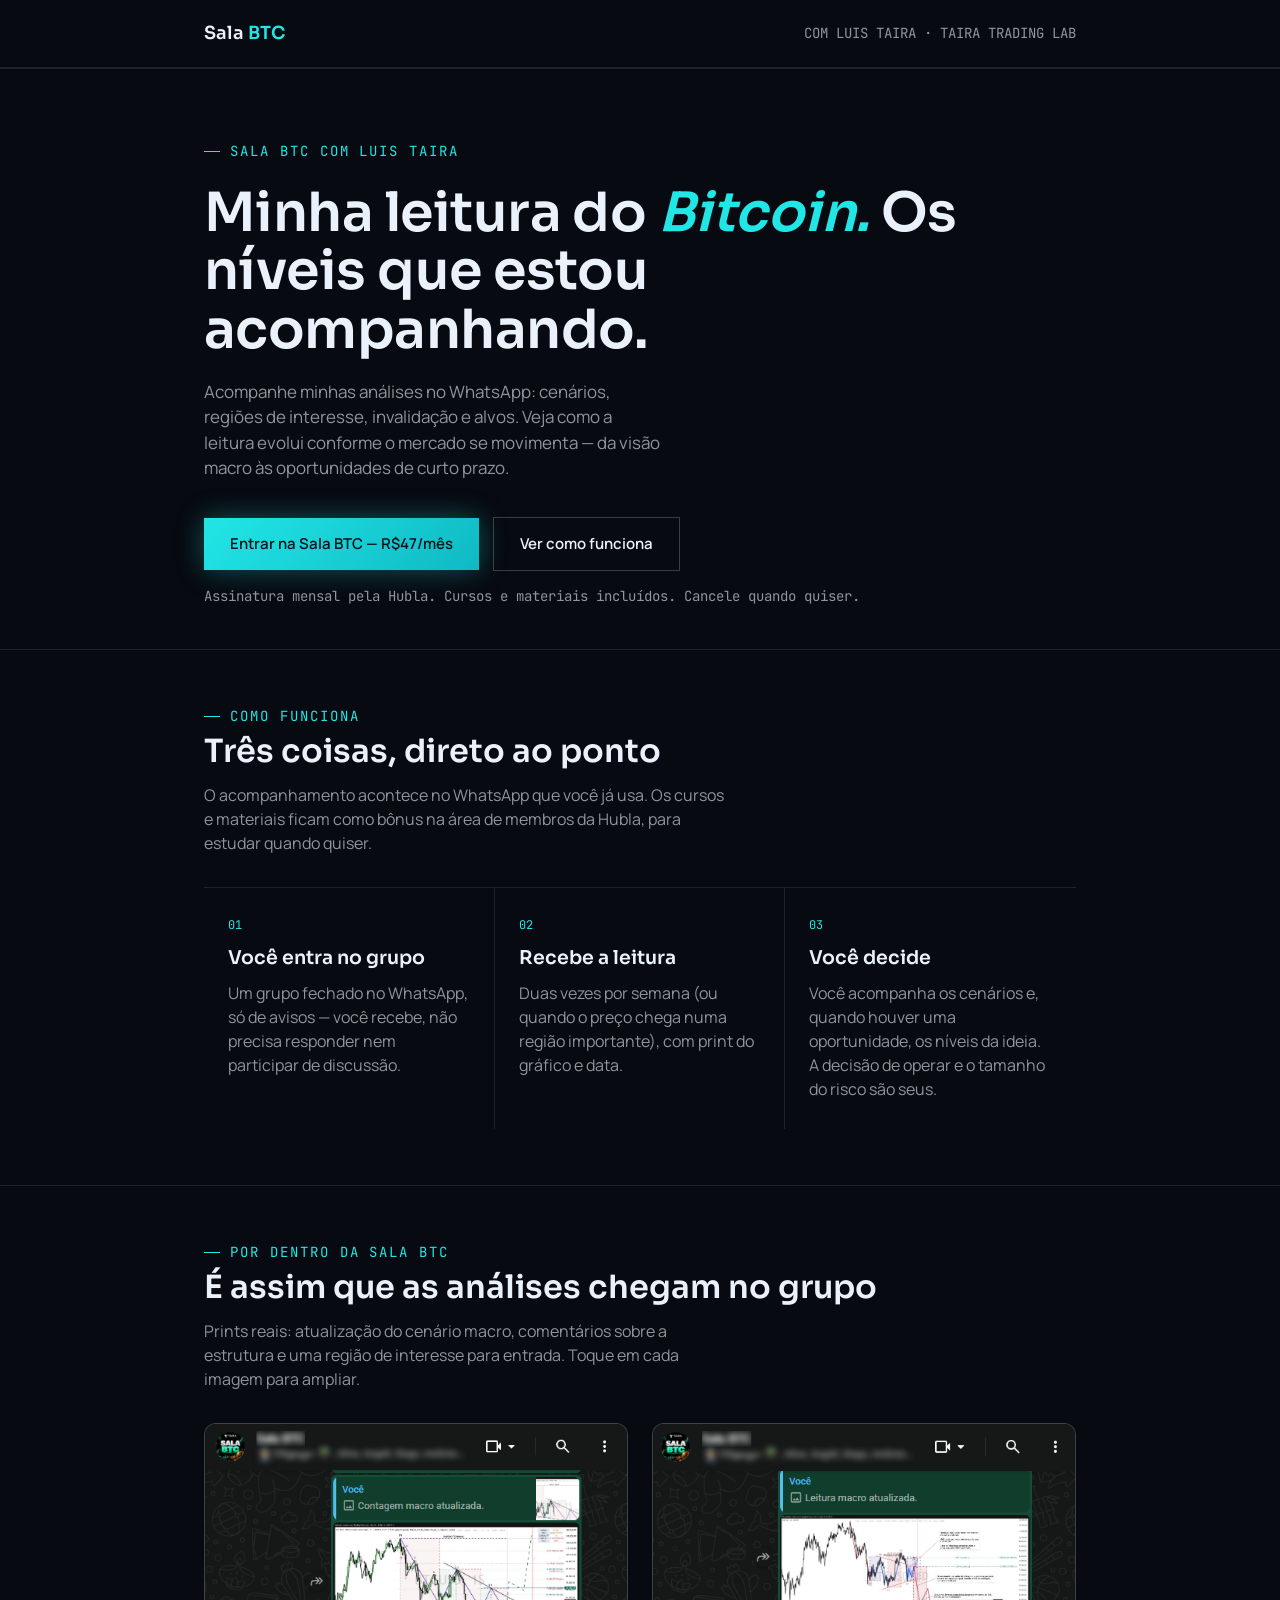
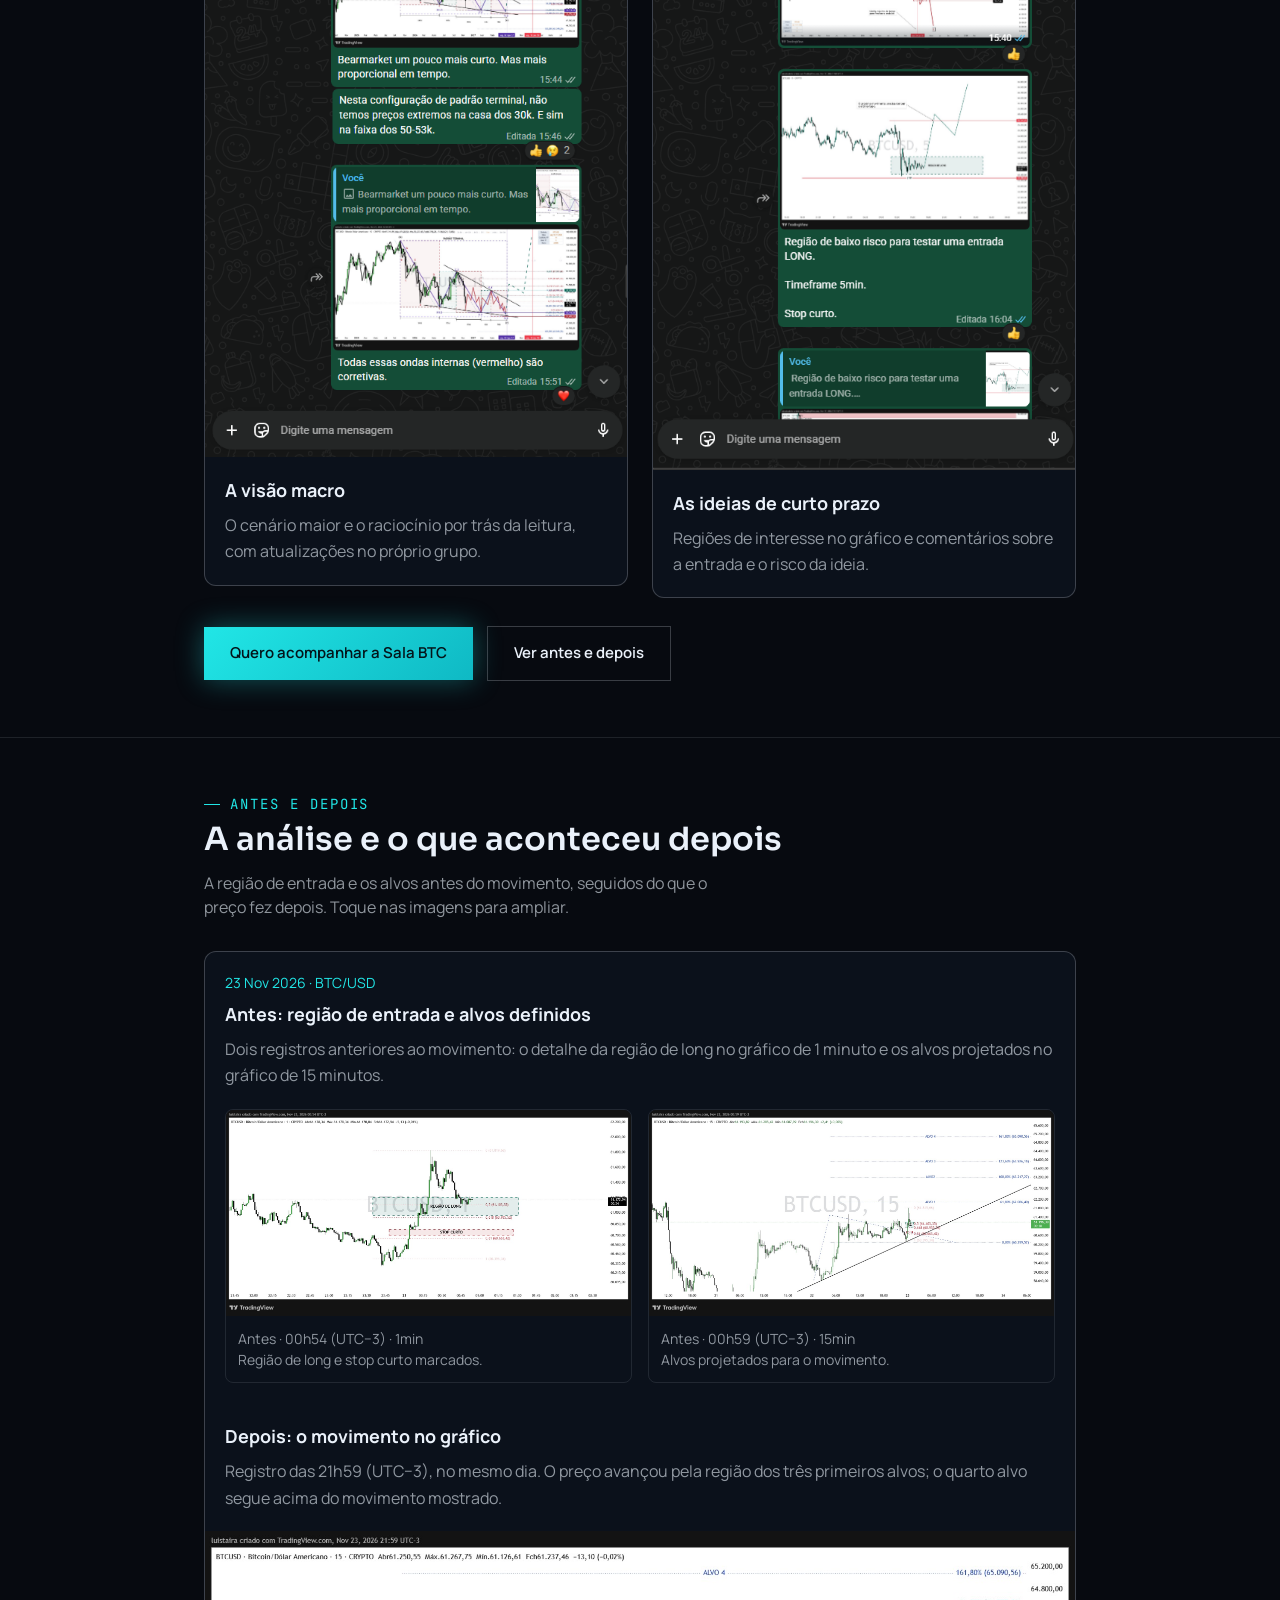
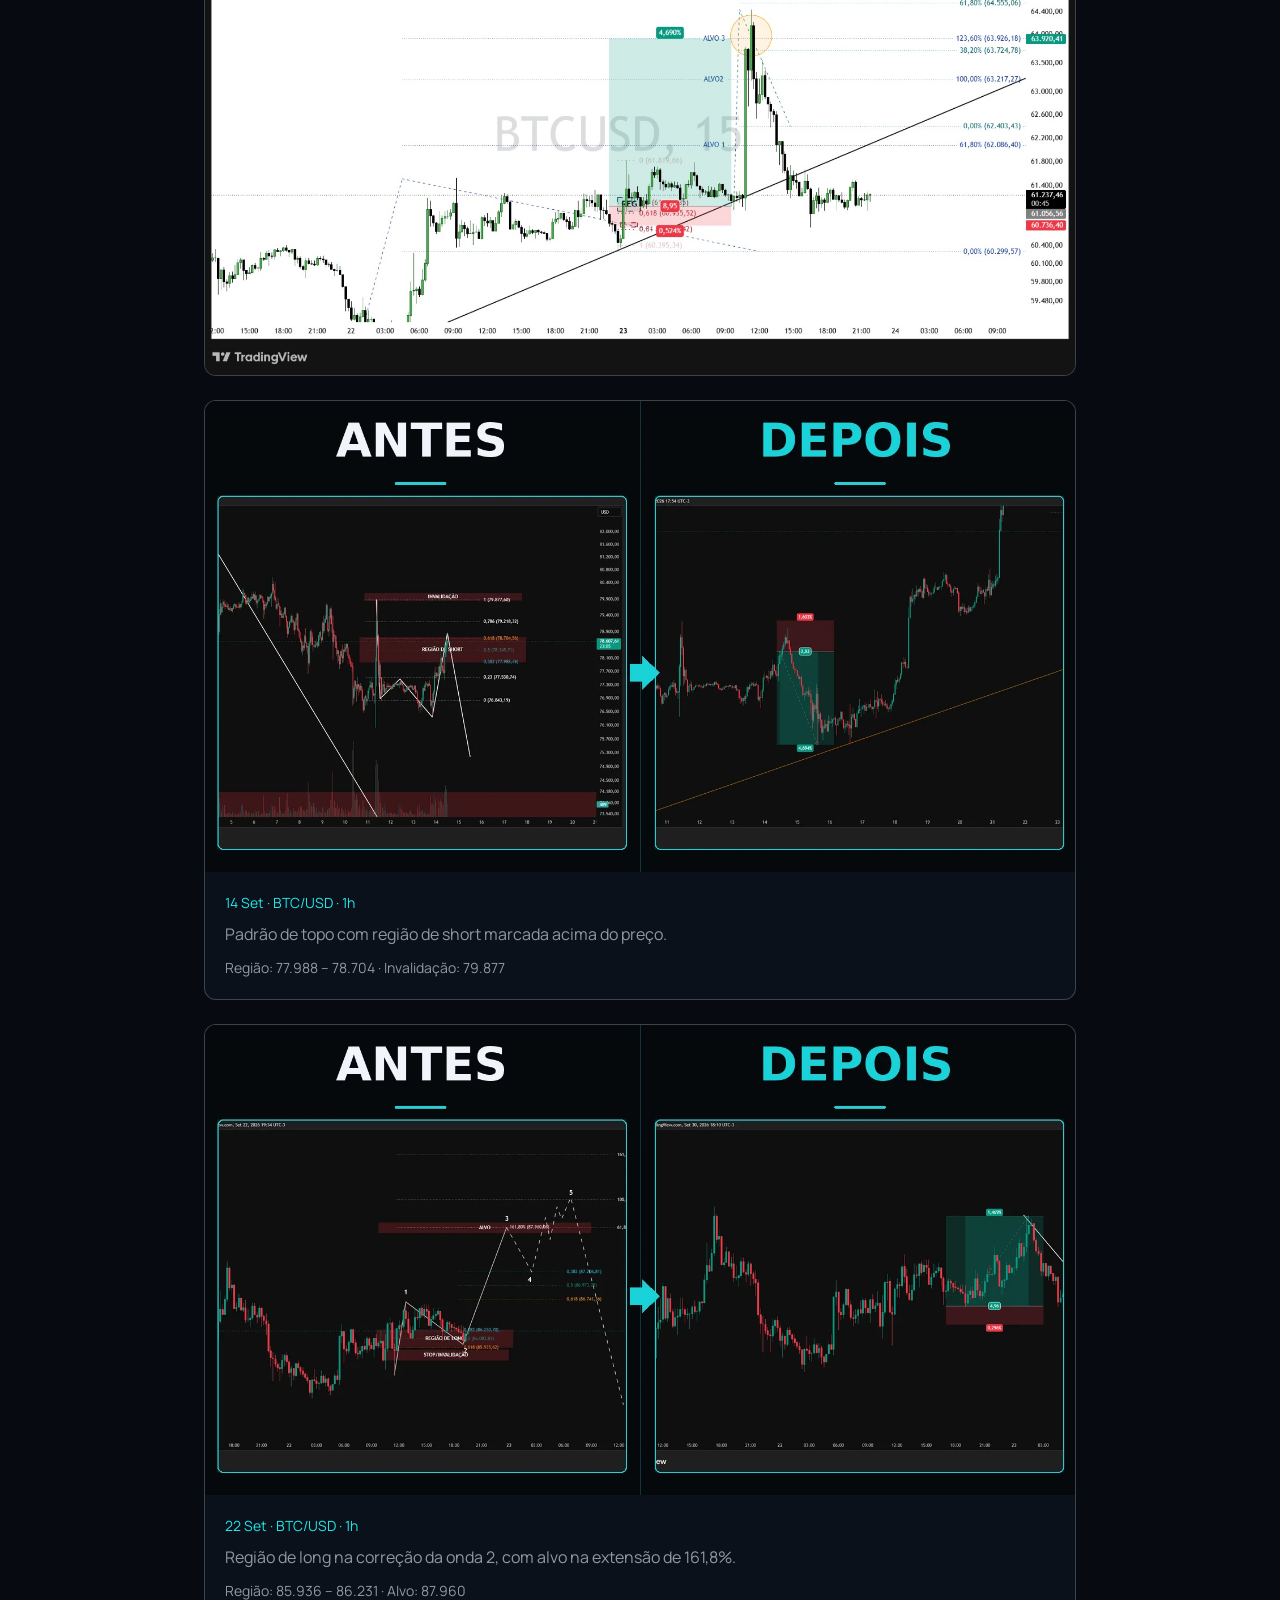
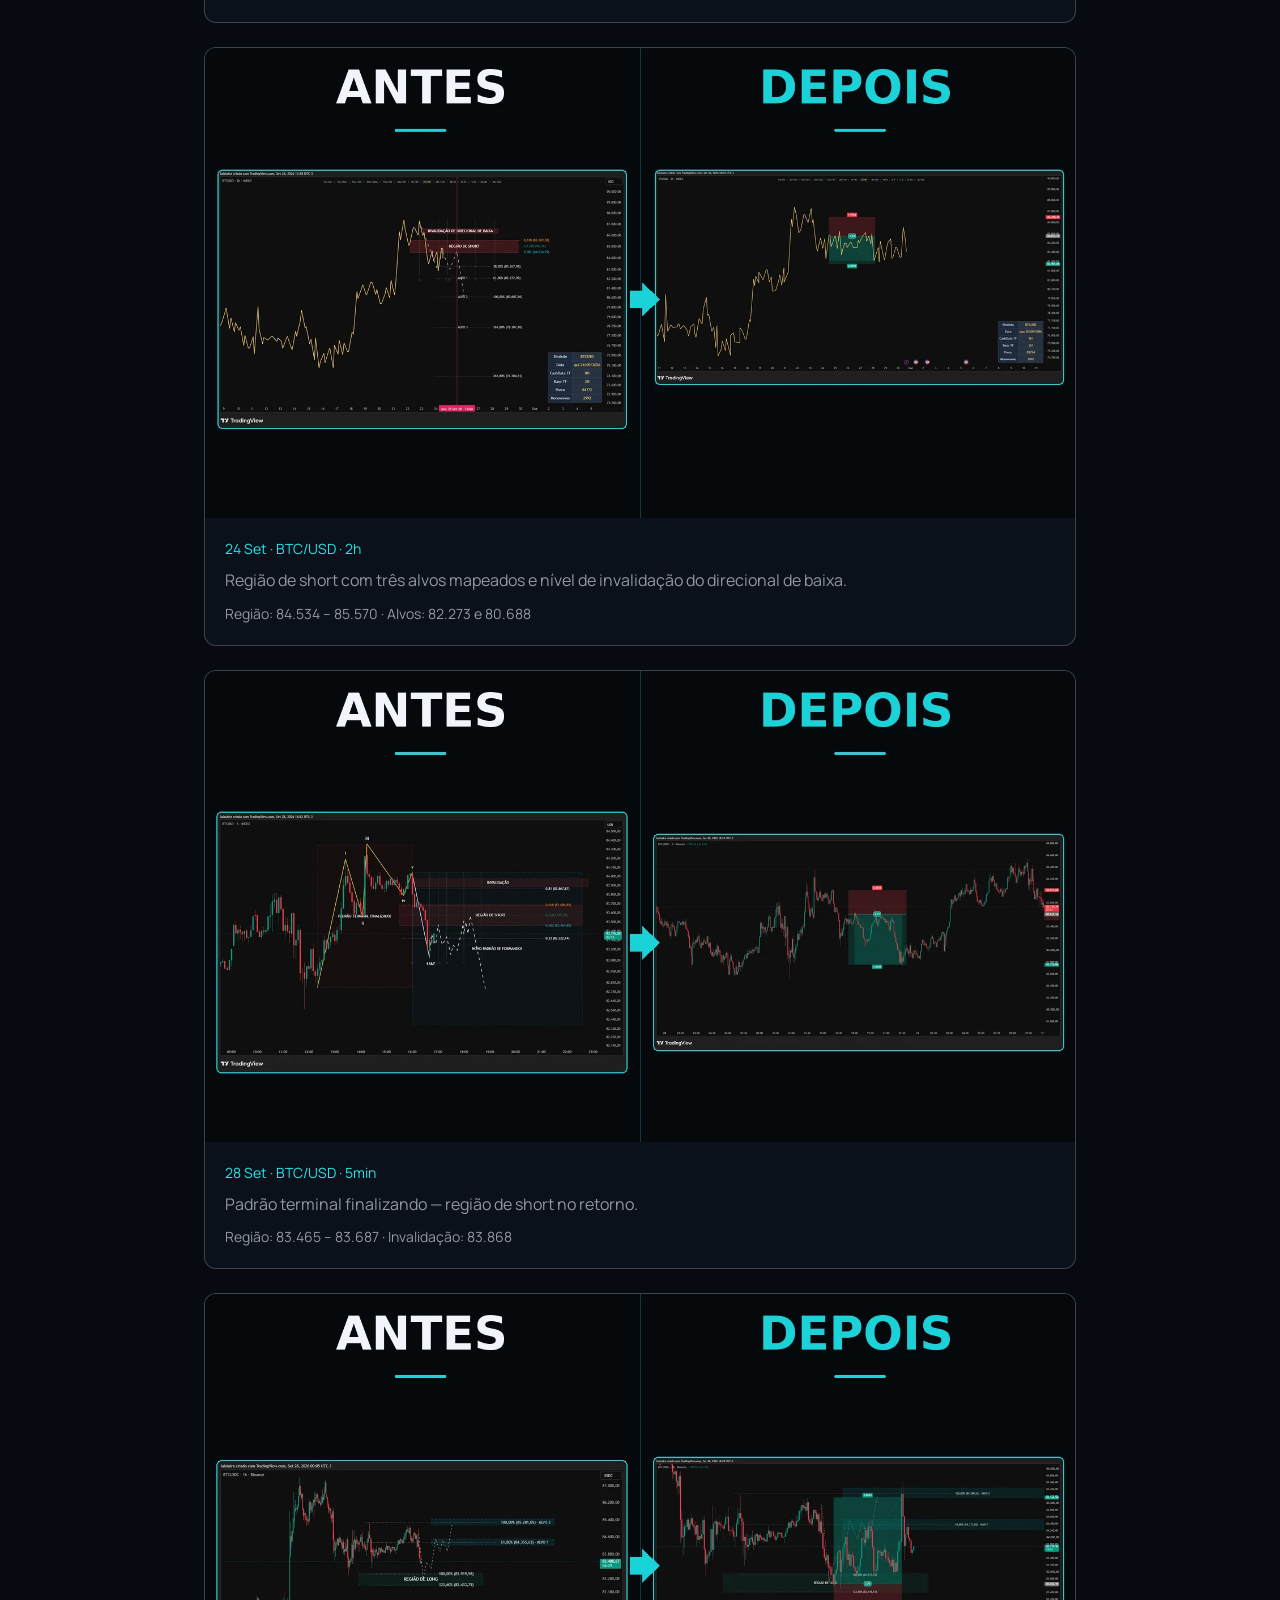
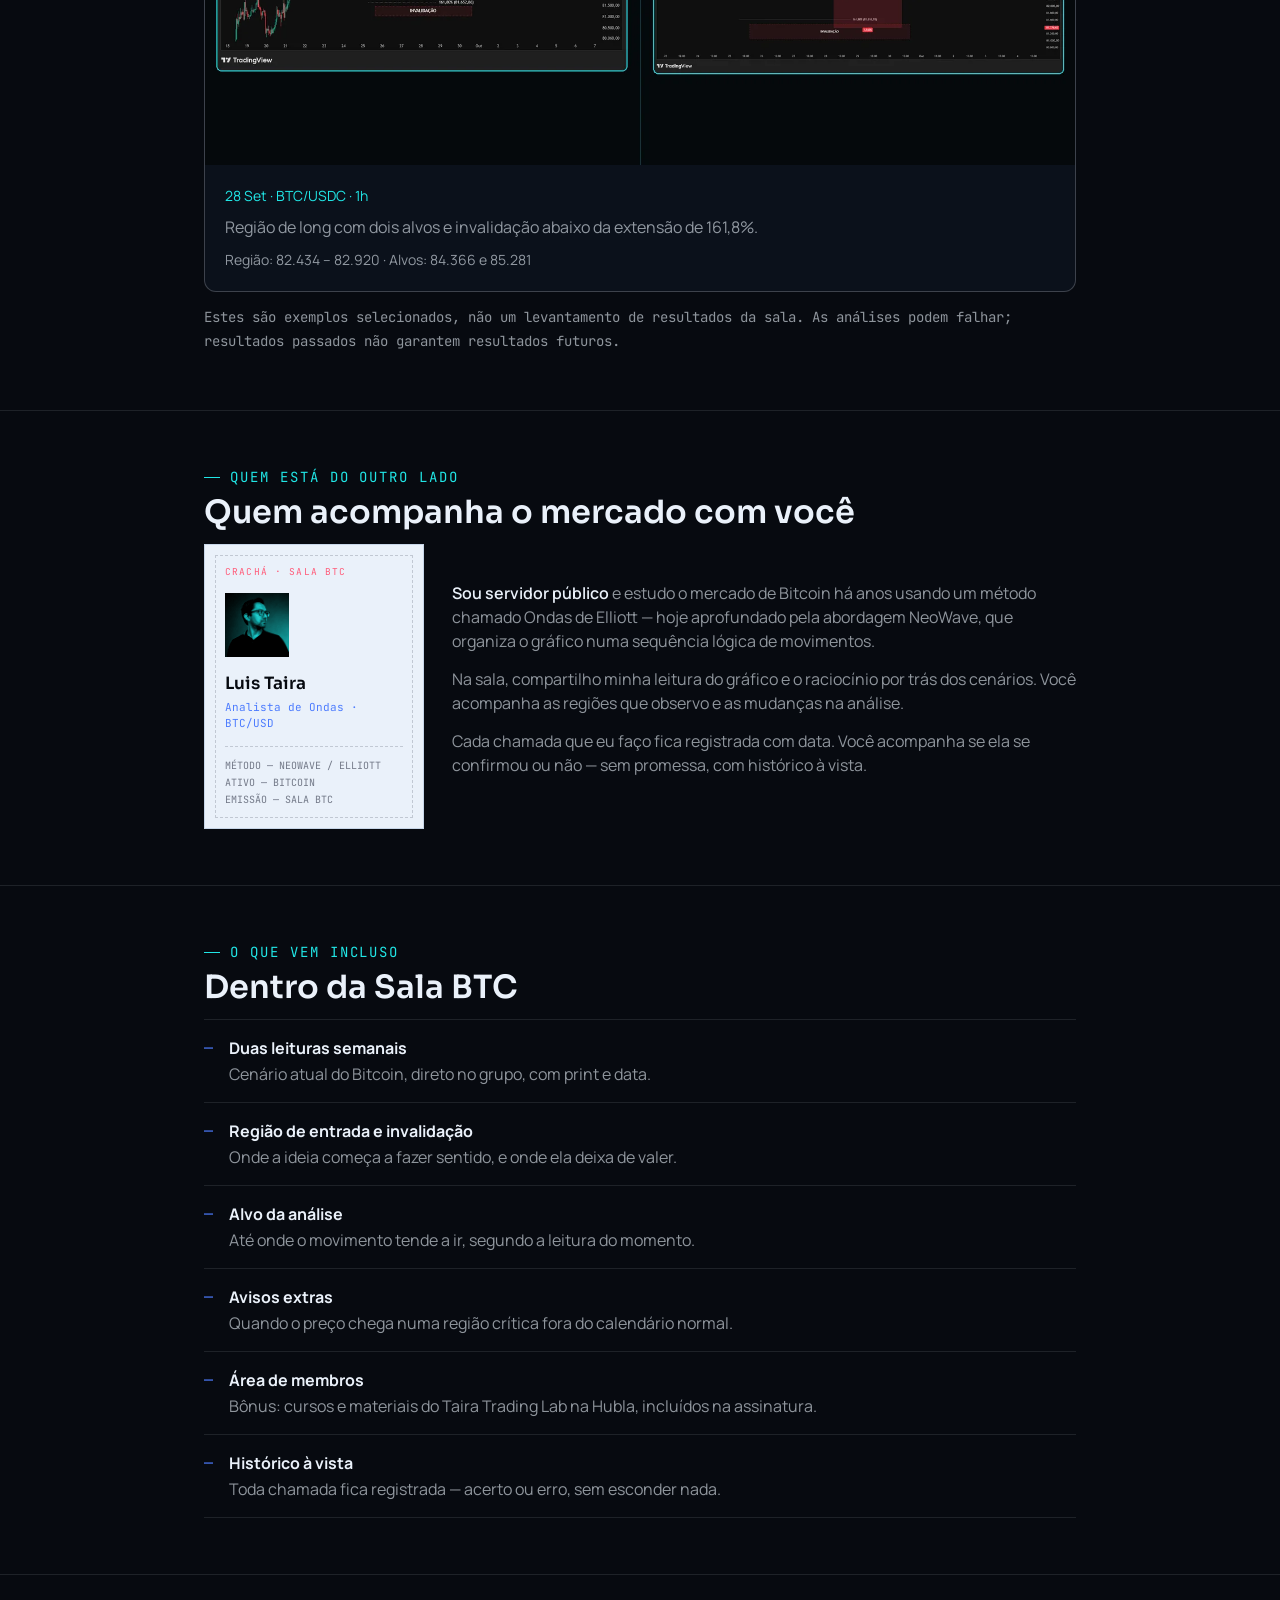
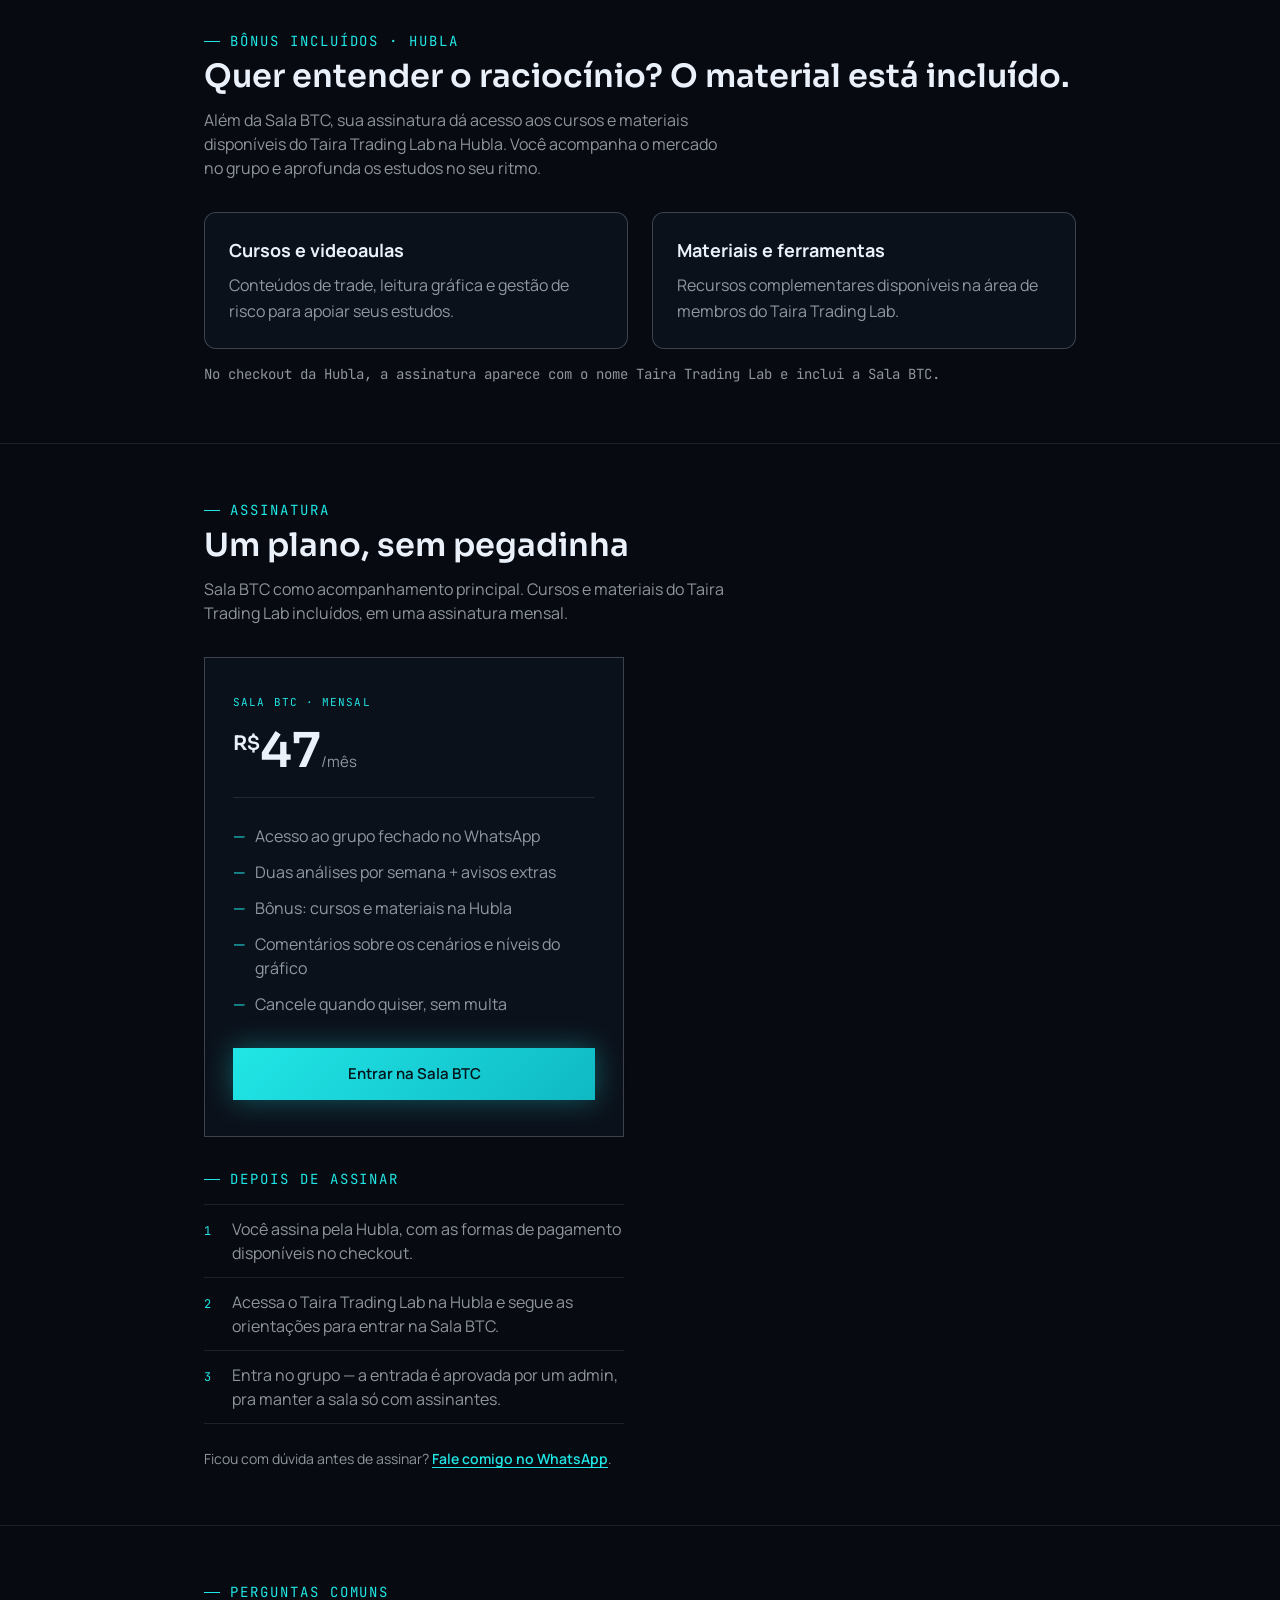
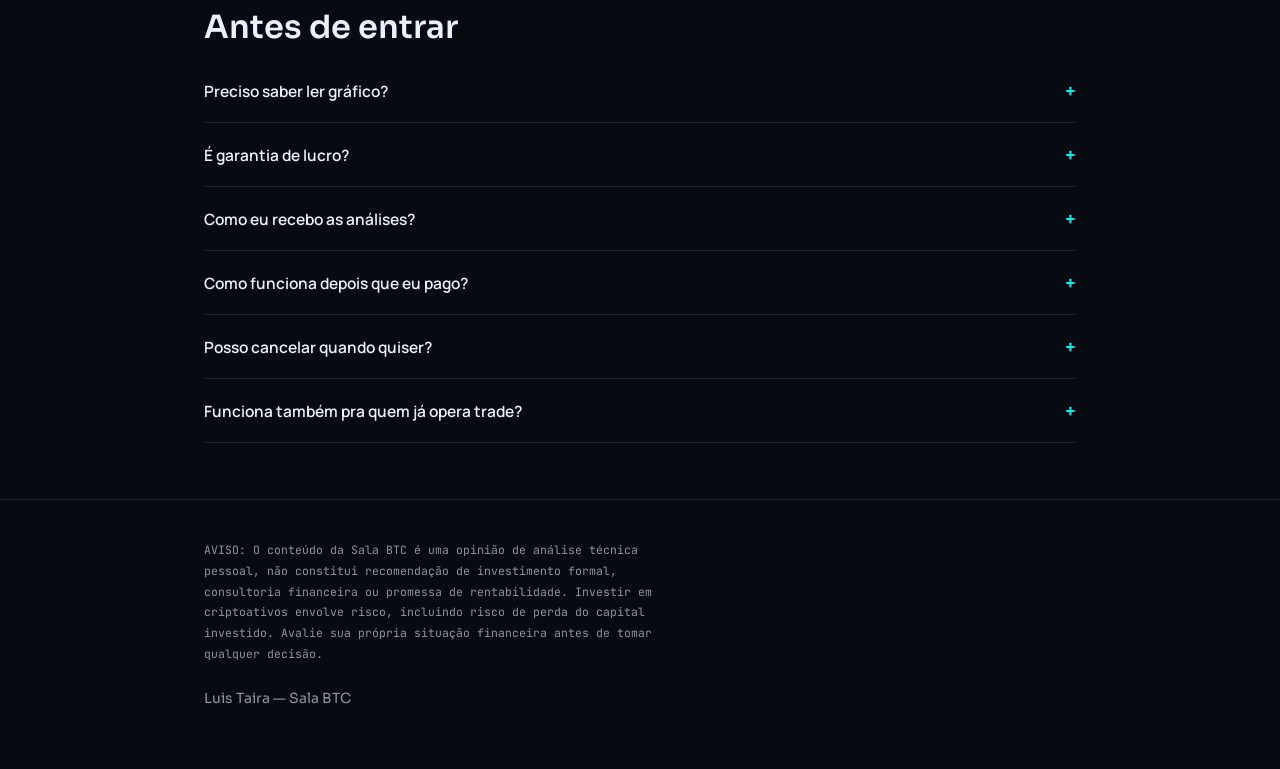
<file: sala-btc/index.html>
<!DOCTYPE html>
<html lang="pt-BR">
<head>
<meta charset="UTF-8">
<meta name="viewport" content="width=device-width, initial-scale=1.0">
<title>Sala BTC com Luis Taira — Análises de Bitcoin</title>
<meta name="description" content="Acompanhe as análises de Bitcoin de Luis Taira no WhatsApp. Cenários, regiões de interesse, invalidação e alvos. Cursos e materiais incluídos por R$47/mês, pela Hubla.">
<style>
  @import url('https://fonts.googleapis.com/css2?family=Sora:wght@400;600;700;800&family=JetBrains+Mono:wght@400;500;600&family=Manrope:wght@400;500;600;700&display=swap');

  :root{
    --ink:#070A10;
    --ink-2:#0B111B;
    --paper:#EAF1FA;
    --paper-dim:#C7D6E8;
    --gold:#21E6E6;
    --gold-bright:#21E6E6;
    --teal:#4D7CFE;
    --rust:#FF5C7A;
    --line:rgba(234,241,250,0.10);
    --line-strong:rgba(234,241,250,0.22);
    --text-dim:rgba(234,241,250,0.60);
    --serif:'Sora', sans-serif;
    --mono:'JetBrains Mono', ui-monospace, monospace;
    --sans:'Manrope', -apple-system, sans-serif;
  }

  *{box-sizing:border-box; margin:0; padding:0;}
  html{scroll-behavior:smooth;}
  body{
    background:var(--ink);
    color:var(--paper);
    font-family:var(--sans);
    line-height:1.5;
    -webkit-font-smoothing:antialiased;
  }
  a{color:inherit;}
  img,svg{display:block; max-width:100%;}

  .wrap{max-width:920px; margin:0 auto; padding:0 24px;}

  /* ---------- Utility ---------- */
  .eyebrow{
    font-family:var(--mono);
    font-size:11px;
    letter-spacing:0.14em;
    text-transform:uppercase;
    color:var(--gold-bright);
    display:flex;
    align-items:center;
    gap:10px;
  }
  .eyebrow::before{
    content:"";
    width:16px; height:1px;
    background:var(--gold-bright);
    display:inline-block;
  }
  .stamp{
    font-family:var(--mono);
    font-size:11px;
    color:var(--text-dim);
    letter-spacing:0.04em;
  }

  /* ---------- Header ---------- */
  header{
    border-bottom:1px solid var(--line);
    padding:20px 0;
  }
  header .wrap{
    display:flex;
    justify-content:space-between;
    align-items:center;
  }
  .brand{
    font-family:var(--serif);
    font-weight:600;
    font-size:18px;
    letter-spacing:0.01em;
  }
  .brand span{color:var(--gold-bright);}
  .proto{
    font-family:var(--mono);
    font-size:11px;
    color:var(--text-dim);
    text-align:right;
    display:none;
  }
  @media(min-width:640px){ .proto{display:block;} }

  /* ---------- Hero ---------- */
  .hero{
    padding:72px 0 40px;
    position:relative;
  }
  .hero h1{
    font-family:var(--serif);
    font-weight:600;
    font-size:clamp(32px, 6vw, 54px);
    line-height:1.08;
    letter-spacing:-0.01em;
    max-width:15ch;
    margin:22px 0 20px;
  }
  .hero h1 em{
    font-style:italic;
    color:var(--gold-bright);
  }
  .hero p.lead{
    font-size:17px;
    color:var(--text-dim);
    max-width:46ch;
    margin-bottom:36px;
  }

  /* signature chart element — mesmo gráfico da página do curso */
  .chart-card{
    position:relative;
    margin:8px 0 44px;
    background:linear-gradient(180deg, var(--ink-2), var(--ink));
    border:1px solid var(--line-strong);
    border-radius:14px;
    padding:22px;
    box-shadow:0 30px 80px rgba(0,0,0,0.5), 0 0 60px rgba(33,230,230,0.12);
  }
  .chart-head{ display:flex; align-items:center; justify-content:space-between; margin-bottom:14px; }
  .chart-head .sym{ font-family:var(--mono); font-size:13px; color:var(--text-dim); letter-spacing:.05em; }
  .chart-head .sym b{ color:var(--paper); }
  .wave-svg{ width:100%; height:auto; display:block; }
  .wave-caption{
    display:flex;
    justify-content:space-between;
    font-family:var(--mono);
    font-size:10.5px;
    color:var(--text-dim);
    margin-top:14px;
    padding-top:12px;
    border-top:1px solid var(--line);
    flex-wrap:wrap;
    gap:6px;
  }

  .cta-row{
    display:flex;
    flex-wrap:wrap;
    gap:14px;
    align-items:center;
  }
  .btn{
    font-family:var(--sans);
    font-weight:600;
    font-size:15px;
    padding:15px 26px;
    border:none;
    cursor:pointer;
    text-decoration:none;
    display:inline-block;
    transition:transform 0.15s ease, background 0.15s ease;
  }
  .btn-primary{
    background:linear-gradient(135deg, var(--gold-bright), #0FB9C4);
    color:#04141a;
    box-shadow:0 0 28px rgba(33,230,230,0.35);
  }
  .btn-primary:hover{ box-shadow:0 0 40px rgba(33,230,230,0.55); transform:translateY(-1px); }
  .btn-ghost{
    background:transparent;
    color:var(--paper);
    border:1px solid var(--line-strong);
  }
  .btn-ghost:hover{ border-color:var(--gold-bright); color:var(--gold-bright); }
  .btn:focus-visible{ outline:2px solid var(--gold-bright); outline-offset:3px; }

  .fine{
    font-family:var(--mono);
    font-size:11px;
    color:var(--text-dim);
    margin-top:14px;
  }

  /* ---------- Sections shared ---------- */
  section{
    padding:56px 0;
    border-top:1px solid var(--line);
  }
  h2{
    font-family:var(--serif);
    font-weight:600;
    font-size:clamp(24px,4vw,32px);
    margin-bottom:8px;
  }
  .section-lead{
    color:var(--text-dim);
    max-width:52ch;
    margin-bottom:32px;
  }

  /* ---------- Como funciona ---------- */
  .steps{
    display:grid;
    grid-template-columns:1fr;
    gap:0;
    border-top:1px solid var(--line);
  }
  @media(min-width:720px){ .steps{grid-template-columns:1fr 1fr 1fr;} }
  .step{
    padding:24px 0;
    border-bottom:1px solid var(--line);
  }
  @media(min-width:720px){
    .step{
      padding:28px 24px;
      border-bottom:none;
      border-right:1px solid var(--line);
    }
    .step:last-child{border-right:none;}
  }
  .step .num{
    font-family:var(--mono);
    font-size:12px;
    color:var(--gold-bright);
    margin-bottom:10px;
    display:block;
  }
  .step h3{
    font-family:var(--serif);
    font-size:19px;
    font-weight:600;
    margin-bottom:8px;
  }
  .step p{ color:var(--text-dim); font-size:14.5px; }

  /* ---------- Credencial ---------- */
  .cred{
    display:grid;
    grid-template-columns:1fr;
    gap:28px;
    align-items:center;
  }
  @media(min-width:720px){ .cred{grid-template-columns:220px 1fr;} }
  .id-card{
    background:var(--paper);
    color:var(--ink);
    padding:20px;
    border:1px solid var(--paper-dim);
    position:relative;
  }
  .id-card::before{
    content:"";
    position:absolute;
    top:10px; right:10px; bottom:10px; left:10px;
    border:1px dashed rgba(16,21,42,0.18);
    pointer-events:none;
  }
  .id-card .id-eyebrow{
    font-family:var(--mono);
    font-size:9.5px;
    letter-spacing:0.12em;
    text-transform:uppercase;
    color:var(--rust);
    margin-bottom:14px;
  }
  .id-photo{
    width:64px; height:64px;
    background:var(--ink);
    overflow:hidden;
    margin-bottom:14px;
    position:relative;
  }
  .id-photo img{
    width:100%; height:100%;
    object-fit:cover;
    object-position:center 20%;
    filter:grayscale(1) contrast(1.15) brightness(0.9);
  }
  .id-photo::after{
    content:"";
    position:absolute; inset:0;
    background:var(--gold-bright);
    mix-blend-mode:color;
    opacity:0.85;
  }
  .id-card .id-name{
    font-family:var(--serif);
    font-weight:600;
    font-size:17px;
    margin-bottom:2px;
  }
  .id-card .id-role{
    font-family:var(--mono);
    font-size:11px;
    color:var(--teal);
    margin-bottom:14px;
  }
  .id-card .id-meta{
    font-family:var(--mono);
    font-size:10px;
    color:rgba(16,21,42,0.55);
    line-height:1.7;
    border-top:1px dashed rgba(16,21,42,0.18);
    padding-top:10px;
  }
  .cred-text p{
    color:var(--text-dim);
    margin-bottom:14px;
    font-size:15px;
  }
  .cred-text p strong{ color:var(--paper); font-weight:600; }

  /* ---------- O que você recebe ---------- */
  .ledger{
    border-top:1px solid var(--line);
  }
  .ledger-row{
    display:flex;
    gap:16px;
    padding:16px 0;
    border-bottom:1px solid var(--line);
    align-items:flex-start;
  }
  .ledger-row .mark{
    font-family:var(--mono);
    color:var(--teal);
    font-size:15px;
    flex-shrink:0;
    padding-top:1px;
  }
  .ledger-row .desc strong{
    display:block;
    font-size:15px;
    margin-bottom:2px;
  }
  .ledger-row .desc span{
    font-size:13.5px;
    color:var(--text-dim);
  }

  /* ---------- Área de membros ---------- */
  .members-shot{
    margin:0;
    border:1px solid var(--line-strong);
    border-radius:12px;
    overflow:hidden;
    background:var(--ink-2);
    box-shadow:0 0 50px rgba(33,230,230,0.10);
  }
  .members-shot img{ width:100%; display:block; }
  .members-shot figcaption{
    font-family:var(--mono);
    font-size:11.5px;
    color:var(--text-dim);
    padding:12px 16px;
    border-top:1px solid var(--line);
    line-height:1.6;
  }

  /* ---------- Pricing ---------- */
  .price-card{
    background:var(--ink-2);
    border:1px solid var(--line-strong);
    padding:36px 28px;
    max-width:420px;
  }
  .price-card .plan-name{
    font-family:var(--mono);
    font-size:11px;
    letter-spacing:0.1em;
    text-transform:uppercase;
    color:var(--gold-bright);
    margin-bottom:16px;
  }
  .price-card .amount{
    font-family:var(--serif);
    font-size:48px;
    font-weight:600;
    line-height:1;
  }
  .price-card .amount sup{
    font-size:20px;
    top:-1.2em;
  }
  .price-card .amount small{
    font-family:var(--sans);
    font-size:15px;
    color:var(--text-dim);
    font-weight:400;
  }
  .price-card ul{
    list-style:none;
    margin:22px 0 26px;
    padding-top:20px;
    border-top:1px solid var(--line);
  }
  .price-card li{
    font-size:14px;
    color:var(--text-dim);
    padding:6px 0;
    display:flex;
    gap:10px;
  }
  .price-card li::before{
    content:"—";
    color:var(--gold-bright);
    flex-shrink:0;
  }
  .price-card .btn{ width:100%; text-align:center; }

  .post-purchase{
    margin-top:32px;
    max-width:420px;
  }
  .pp-steps{
    list-style:none;
    border-top:1px solid var(--line);
  }
  .pp-steps li{
    display:flex;
    gap:14px;
    align-items:baseline;
    padding:12px 0;
    border-bottom:1px solid var(--line);
    font-size:14px;
    color:var(--text-dim);
  }
  .pp-num{
    font-family:var(--mono);
    font-size:12px;
    color:var(--gold-bright);
    flex-shrink:0;
    width:14px;
  }
  .doubt-line{
    margin-top:24px;
    font-size:14px;
    color:var(--text-dim);
  }
  .doubt-link{
    color:var(--gold-bright);
    font-weight:600;
    text-decoration:underline;
    text-underline-offset:3px;
  }
  .doubt-link:hover{ color:var(--paper); }

  /* ---------- FAQ ---------- */
  .faq-item{
    border-bottom:1px solid var(--line);
  }
  .faq-q{
    width:100%;
    background:none;
    border:none;
    color:var(--paper);
    font-family:var(--sans);
    font-weight:600;
    font-size:15.5px;
    text-align:left;
    padding:20px 0;
    cursor:pointer;
    display:flex;
    justify-content:space-between;
    align-items:center;
    gap:16px;
  }
  .faq-q:focus-visible{ outline:2px solid var(--gold-bright); outline-offset:4px; }
  .faq-q .plus{
    font-family:var(--mono);
    color:var(--gold-bright);
    font-size:18px;
    flex-shrink:0;
    transition:transform 0.2s ease;
  }
  .faq-item.open .plus{ transform:rotate(45deg); }
  .faq-a{
    max-height:0;
    overflow:hidden;
    transition:max-height 0.25s ease;
  }
  .faq-a p{
    color:var(--text-dim);
    font-size:14.5px;
    padding-bottom:20px;
    max-width:60ch;
  }

  /* ---------- Disclaimer / Footer ---------- */
  footer{
    padding:40px 0 60px;
    border-top:1px solid var(--line);
  }
  .disclaimer{
    font-family:var(--mono);
    font-size:11.5px;
    line-height:1.8;
    color:var(--text-dim);
    max-width:65ch;
    margin-bottom:24px;
  }
  .footer-brand{
    font-family:var(--serif);
    font-size:14px;
    color:var(--text-dim);
  }

  .hero h1{max-width:21ch;}
  .message-grid,.bonus-grid{display:grid;grid-template-columns:repeat(2,minmax(0,1fr));gap:24px;align-items:start;}
  .example-card{margin:0;background:var(--ink-2);border:1px solid var(--line-strong);border-radius:12px;overflow:hidden;min-width:0;}
  .example-card img{width:100%;height:auto;display:block;}
  .example-card a{display:block;}
  .example-card a:focus-visible{outline:3px solid var(--gold);outline-offset:-3px;}
  .example-caption{padding:20px;}
  .example-caption h3,.bonus-grid h3{font-size:18px;margin-bottom:8px;}
  .example-caption p,.bonus-grid p{color:var(--text-dim);font-size:16px;line-height:1.65;}
  .example-date{display:block;color:var(--gold);margin-bottom:8px;font-size:14px;}
  .example-caption .lvl{margin-top:8px;font-size:14px;}
  .example-gallery{display:grid;gap:24px;}
  .comparison-before{display:grid;grid-template-columns:repeat(2,minmax(0,1fr));gap:16px;padding:0 20px 20px;}
  .comparison-before figure{margin:0;min-width:0;border:1px solid var(--line);border-radius:8px;overflow:hidden;}
  .comparison-before figcaption{padding:12px;font-size:14px;color:var(--text-dim);}
  @media(max-width:600px){.comparison-before{grid-template-columns:1fr;padding-inline:16px;}}
  .chart-example,.section-cta{margin-top:28px;}
  .bonus-grid article{padding:24px;border:1px solid var(--line-strong);background:var(--ink-2);border-radius:12px;}
  .eyebrow,.stamp,.proto,.fine{font-size:14px;}
  .fine{line-height:1.7;}
  .step p,.cred-text p,.ledger-row .desc strong,.ledger-row .desc span,.price-card li,.pp-steps li,.faq-a p{font-size:16px;}
  @media(max-width:600px){.message-grid,.bonus-grid{grid-template-columns:1fr;}.hero{padding-top:44px;}.wrap{padding-inline:20px;}.hero h1{font-size:34px;}.cta-row .btn{width:100%;text-align:center;}.price-card{padding:28px 22px;}.eyebrow{letter-spacing:.07em;}.fine{font-family:var(--sans);}}
  @media(prefers-reduced-motion:reduce){html{scroll-behavior:auto;}*{transition:none!important;}}

</style>
</head>
<body>

<header>
  <div class="wrap">
    <div class="brand">Sala <span>BTC</span></div>
    <div class="proto">COM LUIS TAIRA · TAIRA TRADING LAB</div>
  </div>
</header>

<section class="hero">
  <div class="wrap">
    <div class="eyebrow">Sala BTC com Luis Taira</div>
    <h1>Minha leitura do <em>Bitcoin.</em> Os níveis que estou acompanhando.</h1>
    <p class="lead">Acompanhe minhas análises no WhatsApp: cenários, regiões de interesse, invalidação e alvos. Veja como a leitura evolui conforme o mercado se movimenta — da visão macro às oportunidades de curto prazo.</p>

    <div class="cta-row">
      <a href="#preco" class="btn btn-primary">Entrar na Sala BTC — R$47/mês</a>
      <a href="#como-funciona" class="btn btn-ghost">Ver como funciona</a>
    </div>
    <p class="fine">Assinatura mensal pela Hubla. Cursos e materiais incluídos. Cancele quando quiser.</p>
  </div>
</section>

<section id="como-funciona">
  <div class="wrap">
    <div class="eyebrow">Como funciona</div>
    <h2>Três coisas, direto ao ponto</h2>
    <p class="section-lead">O acompanhamento acontece no WhatsApp que você já usa. Os cursos e materiais ficam como bônus na área de membros da Hubla, para estudar quando quiser.</p>
  </div>
  <div class="wrap">
    <div class="steps">
      <div class="step">
        <span class="num">01</span>
        <h3>Você entra no grupo</h3>
        <p>Um grupo fechado no WhatsApp, só de avisos — você recebe, não precisa responder nem participar de discussão.</p>
      </div>
      <div class="step">
        <span class="num">02</span>
        <h3>Recebe a leitura</h3>
        <p>Duas vezes por semana (ou quando o preço chega numa região importante), com print do gráfico e data.</p>
      </div>
      <div class="step">
        <span class="num">03</span>
        <h3>Você decide</h3>
        <p>Você acompanha os cenários e, quando houver uma oportunidade, os níveis da ideia. A decisão de operar e o tamanho do risco são seus.</p>
      </div>
    </div>
  </div>
</section>

<section id="na-pratica"><div class="wrap">
  <div class="eyebrow">Por dentro da Sala BTC</div><h2>É assim que as análises chegam no grupo</h2>
  <p class="section-lead">Prints reais: atualização do cenário macro, comentários sobre a estrutura e uma região de interesse para entrada. Toque em cada imagem para ampliar.</p>
  <div class="message-grid">
    <figure class="example-card"><a href="images/grupo-cenario-macro.png" target="_blank" rel="noopener noreferrer" aria-label="Ampliar print da leitura macro no WhatsApp"><img src="images/grupo-cenario-macro.png" alt="Mensagens reais da Sala BTC no WhatsApp, com atualização da contagem macro e comentários de Luis Taira" width="566" height="849" loading="lazy"></a><figcaption class="example-caption"><h3>A visão macro</h3><p>O cenário maior e o raciocínio por trás da leitura, com atualizações no próprio grupo.</p></figcaption></figure>
    <figure class="example-card"><a href="images/grupo-ideia-entrada.png" target="_blank" rel="noopener noreferrer" aria-label="Ampliar print da ideia de entrada no WhatsApp"><img src="images/grupo-ideia-entrada.png" alt="Mensagem real da Sala BTC com região para testar entrada long, gráfico de cinco minutos e comentário sobre stop curto" width="558" height="854" loading="lazy"></a><figcaption class="example-caption"><h3>As ideias de curto prazo</h3><p>Regiões de interesse no gráfico e comentários sobre a entrada e o risco da ideia.</p></figcaption></figure>
  </div>
  <div class="cta-row section-cta"><a href="#preco" class="btn btn-primary">Quero acompanhar a Sala BTC</a><a href="#antes-depois" class="btn btn-ghost">Ver antes e depois</a></div>
</div></section>
<section id="antes-depois"><div class="wrap">
  <div class="eyebrow">Antes e depois</div><h2>A análise e o que aconteceu depois</h2>
  <p class="section-lead">A região de entrada e os alvos antes do movimento, seguidos do que o preço fez depois. Toque nas imagens para ampliar.</p>
  <div class="example-gallery">
    <article class="example-card" aria-label="Antes e depois da análise de 23 de novembro de 2026">
      <div class="example-caption"><span class="example-date">23 Nov 2026 · BTC/USD</span><h3>Antes: região de entrada e alvos definidos</h3><p>Dois registros anteriores ao movimento: o detalhe da região de long no gráfico de 1 minuto e os alvos projetados no gráfico de 15 minutos.</p></div>
      <div class="comparison-before">
        <figure><a href="images/antes-depois/23nov-antes-entrada-1m.png" target="_blank" rel="noopener noreferrer" aria-label="Ampliar antes: região de entrada no gráfico de um minuto"><img src="images/antes-depois/23nov-antes-entrada-1m.png" alt="Antes, 23 de novembro às 00h54 UTC-3: gráfico BTCUSD de um minuto com região de long e stop curto marcados" width="1600" height="817" loading="lazy"></a><figcaption>Antes · 00h54 (UTC−3) · 1min<br>Região de long e stop curto marcados.</figcaption></figure>
        <figure><a href="images/antes-depois/23nov-antes-alvos-15m.png" target="_blank" rel="noopener noreferrer" aria-label="Ampliar antes: alvos no gráfico de quinze minutos"><img src="images/antes-depois/23nov-antes-alvos-15m.png" alt="Antes, 23 de novembro às 00h59 UTC-3: gráfico BTCUSD de quinze minutos com quatro alvos projetados antes da alta" width="1600" height="817" loading="lazy"></a><figcaption>Antes · 00h59 (UTC−3) · 15min<br>Alvos projetados para o movimento.</figcaption></figure>
      </div>
      <div class="example-caption"><h3>Depois: o movimento no gráfico</h3><p>Registro das 21h59 (UTC−3), no mesmo dia. O preço avançou pela região dos três primeiros alvos; o quarto alvo segue acima do movimento mostrado.</p></div>
      <a href="images/exemplo-btc-23nov.png" target="_blank" rel="noopener noreferrer" aria-label="Ampliar depois: movimento de Bitcoin registrado às vinte e uma horas e cinquenta e nove minutos"><img src="images/exemplo-btc-23nov.png" alt="Depois, 23 de novembro às 21h59 UTC-3: gráfico BTCUSD de quinze minutos mostra a alta posterior em relação à região marcada e aos alvos projetados" width="1600" height="817" loading="lazy"></a>
    </article>
    <figure class="example-card">
            <a href="images/antes-depois/01-14set.webp" target="_blank" rel="noopener noreferrer" aria-label="Ampliar comparação de antes e depois"><img src="images/antes-depois/01-14set.webp" alt="Antes e depois: análise de 14 Set · BTC/USD · 1h e o que o mercado fez em seguida" width="1536" height="831" loading="lazy"></a>
            <figcaption class="example-caption">
              <span class="example-date">14 Set · BTC/USD · 1h</span>
              <p class="what">Padrão de topo com região de short marcada acima do preço.</p>
              <p class="lvl">Região: 77.988 – 78.704 · Invalidação: 79.877</p>
            </figcaption>
          </figure>
<figure class="example-card">
            <a href="images/antes-depois/02-22set.webp" target="_blank" rel="noopener noreferrer" aria-label="Ampliar comparação de antes e depois"><img src="images/antes-depois/02-22set.webp" alt="Antes e depois: análise de 22 Set · BTC/USD · 1h e o que o mercado fez em seguida" width="1536" height="831" loading="lazy"></a>
            <figcaption class="example-caption">
              <span class="example-date">22 Set · BTC/USD · 1h</span>
              <p class="what">Região de long na correção da onda 2, com alvo na extensão de 161,8%.</p>
              <p class="lvl">Região: 85.936 – 86.231 · Alvo: 87.960</p>
            </figcaption>
          </figure>
<figure class="example-card">
            <a href="images/antes-depois/03-24set.webp" target="_blank" rel="noopener noreferrer" aria-label="Ampliar comparação de antes e depois"><img src="images/antes-depois/03-24set.webp" alt="Antes e depois: análise de 24 Set · BTC/USD · 2h e o que o mercado fez em seguida" width="1536" height="831" loading="lazy"></a>
            <figcaption class="example-caption">
              <span class="example-date">24 Set · BTC/USD · 2h</span>
              <p class="what">Região de short com três alvos mapeados e nível de invalidação do direcional de baixa.</p>
              <p class="lvl">Região: 84.534 – 85.570 · Alvos: 82.273 e 80.688</p>
            </figcaption>
          </figure>
<figure class="example-card">
            <a href="images/antes-depois/04-28set-5m.webp" target="_blank" rel="noopener noreferrer" aria-label="Ampliar comparação de antes e depois"><img src="images/antes-depois/04-28set-5m.webp" alt="Antes e depois: análise de 28 Set · BTC/USD · 5min e o que o mercado fez em seguida" width="1536" height="831" loading="lazy"></a>
            <figcaption class="example-caption">
              <span class="example-date">28 Set · BTC/USD · 5min</span>
              <p class="what">Padrão terminal finalizando — região de short no retorno.</p>
              <p class="lvl">Região: 83.465 – 83.687 · Invalidação: 83.868</p>
            </figcaption>
          </figure>
<figure class="example-card">
            <a href="images/antes-depois/05-28set-1h.webp" target="_blank" rel="noopener noreferrer" aria-label="Ampliar comparação de antes e depois"><img src="images/antes-depois/05-28set-1h.webp" alt="Antes e depois: análise de 28 Set · BTC/USDC · 1h e o que o mercado fez em seguida" width="1536" height="831" loading="lazy"></a>
            <figcaption class="example-caption">
              <span class="example-date">28 Set · BTC/USDC · 1h</span>
              <p class="what">Região de long com dois alvos e invalidação abaixo da extensão de 161,8%.</p>
              <p class="lvl">Região: 82.434 – 82.920 · Alvos: 84.366 e 85.281</p>
            </figcaption>
          </figure></div>
  <p class="fine">Estes são exemplos selecionados, não um levantamento de resultados da sala. As análises podem falhar; resultados passados não garantem resultados futuros.</p>
</div></section>
<section>
  <div class="wrap">
    <div class="eyebrow">Quem está do outro lado</div>
    <h2>Quem acompanha o mercado com você</h2>
    <div class="cred">
      <div class="id-card">
        <div class="id-eyebrow">Crachá · Sala BTC</div>
        <div class="id-photo"><img src="[data-uri]" alt="Luis Taira"></div>
        <div class="id-name">Luis Taira</div>
        <div class="id-role">Analista de Ondas · BTC/USD</div>
        <div class="id-meta">
          MÉTODO — NEOWAVE / ELLIOTT<br>
          ATIVO — BITCOIN<br>
          EMISSÃO — SALA BTC
        </div>
      </div>
      <div class="cred-text">
        <p><strong>Sou servidor público</strong> e estudo o mercado de Bitcoin há anos usando um método chamado Ondas de Elliott — hoje aprofundado pela abordagem NeoWave, que organiza o gráfico numa sequência lógica de movimentos.</p>
        <p>Na sala, compartilho minha leitura do gráfico e o raciocínio por trás dos cenários. Você acompanha as regiões que observo e as mudanças na análise.</p>
        <p>Cada chamada que eu faço fica registrada com data. Você acompanha se ela se confirmou ou não — sem promessa, com histórico à vista.</p>
      </div>
    </div>
  </div>
</section>

<section>
  <div class="wrap">
    <div class="eyebrow">O que vem incluso</div>
    <h2>Dentro da Sala BTC</h2>
    <div class="ledger">
      <div class="ledger-row">
        <span class="mark">—</span>
        <div class="desc"><strong>Duas leituras semanais</strong><span>Cenário atual do Bitcoin, direto no grupo, com print e data.</span></div>
      </div>
      <div class="ledger-row">
        <span class="mark">—</span>
        <div class="desc"><strong>Região de entrada e invalidação</strong><span>Onde a ideia começa a fazer sentido, e onde ela deixa de valer.</span></div>
      </div>
      <div class="ledger-row">
        <span class="mark">—</span>
        <div class="desc"><strong>Alvo da análise</strong><span>Até onde o movimento tende a ir, segundo a leitura do momento.</span></div>
      </div>
      <div class="ledger-row">
        <span class="mark">—</span>
        <div class="desc"><strong>Avisos extras</strong><span>Quando o preço chega numa região crítica fora do calendário normal.</span></div>
      </div>
      <div class="ledger-row">
        <span class="mark">—</span>
        <div class="desc"><strong>Área de membros</strong><span>Bônus: cursos e materiais do Taira Trading Lab na Hubla, incluídos na assinatura.</span></div>
      </div>
      <div class="ledger-row">
        <span class="mark">—</span>
        <div class="desc"><strong>Histórico à vista</strong><span>Toda chamada fica registrada — acerto ou erro, sem esconder nada.</span></div>
      </div>
    </div>
  </div>
</section>

<section id="bonus"><div class="wrap">
  <div class="eyebrow">Bônus incluídos · Hubla</div>
  <h2>Quer entender o raciocínio? O material está incluído.</h2>
  <p class="section-lead">Além da Sala BTC, sua assinatura dá acesso aos cursos e materiais disponíveis do Taira Trading Lab na Hubla. Você acompanha o mercado no grupo e aprofunda os estudos no seu ritmo.</p>
  <div class="bonus-grid">
    <article><h3>Cursos e videoaulas</h3><p>Conteúdos de trade, leitura gráfica e gestão de risco para apoiar seus estudos.</p></article>
    <article><h3>Materiais e ferramentas</h3><p>Recursos complementares disponíveis na área de membros do Taira Trading Lab.</p></article>
  </div>
  <p class="fine">No checkout da Hubla, a assinatura aparece com o nome Taira Trading Lab e inclui a Sala BTC.</p>
</div></section>



<section id="preco">
  <div class="wrap">
    <div class="eyebrow">Assinatura</div>
    <h2>Um plano, sem pegadinha</h2>
    <p class="section-lead">Sala BTC como acompanhamento principal. Cursos e materiais do Taira Trading Lab incluídos, em uma assinatura mensal.</p>
    <div class="price-card">
      <div class="plan-name">Sala BTC · Mensal</div>
      <div class="amount"><sup>R$</sup>47<small>/mês</small></div>
      <ul>
        <li>Acesso ao grupo fechado no WhatsApp</li>
        <li>Duas análises por semana + avisos extras</li>
        <li>Bônus: cursos e materiais na Hubla</li>
        <li>Comentários sobre os cenários e níveis do gráfico</li>
        <li>Cancele quando quiser, sem multa</li>
      </ul>
      <a href="https://pay.hub.la/KpRMAcpPzFiyT6MypEtl" class="btn btn-primary">Entrar na Sala BTC</a>
    </div>

    <div class="post-purchase">
      <span class="eyebrow" style="margin-bottom:14px;">Depois de assinar</span>
      <ol class="pp-steps">
        <li><span class="pp-num">1</span> Você assina pela Hubla, com as formas de pagamento disponíveis no checkout.</li>
        <li><span class="pp-num">2</span> Acessa o Taira Trading Lab na Hubla e segue as orientações para entrar na Sala BTC.</li>
        <li><span class="pp-num">3</span> Entra no grupo — a entrada é aprovada por um admin, pra manter a sala só com assinantes.</li>
      </ol>
    </div>

    <p class="doubt-line">Ficou com dúvida antes de assinar? <a href="https://wa.me/5567981675727" class="doubt-link">Fale comigo no WhatsApp</a>.</p>
  </div>
</section>

<section>
  <div class="wrap">
    <div class="eyebrow">Perguntas comuns</div>
    <h2>Antes de entrar</h2>
    <div class="faq">
      <div class="faq-item">
        <button class="faq-q" aria-expanded="false">Preciso saber ler gráfico? <span class="plus">+</span></button>
        <div class="faq-a"><p>Você pode acompanhar os comentários e os cenários sem dominar análise técnica. Os prints também trazem contagens e níveis; os cursos incluídos ajudam a entender a leitura e a gestão de risco.</p></div>
      </div>
      <div class="faq-item">
        <button class="faq-q" aria-expanded="false">É garantia de lucro? <span class="plus">+</span></button>
        <div class="faq-a"><p>Não. É uma leitura técnica do mercado, não uma promessa de resultado. O mercado de Bitcoin é volátil e envolve risco — a decisão de investir é sempre sua.</p></div>
      </div>
      <div class="faq-item">
        <button class="faq-q" aria-expanded="false">Como eu recebo as análises? <span class="plus">+</span></button>
        <div class="faq-a"><p>Direto num grupo fechado do WhatsApp, configurado só pra avisos — você recebe a mensagem, sem bagunça de outras pessoas comentando.</p></div>
      </div>
      <div class="faq-item">
        <button class="faq-q" aria-expanded="false">Como funciona depois que eu pago? <span class="plus">+</span></button>
        <div class="faq-a"><p>Após a confirmação do pagamento, siga as orientações de acesso da Hubla para entrar na Sala BTC e acessar os cursos. Se precisar de ajuda, fale comigo pelo WhatsApp indicado nesta página.</p></div>
      </div>
      <div class="faq-item">
        <button class="faq-q" aria-expanded="false">Posso cancelar quando quiser? <span class="plus">+</span></button>
        <div class="faq-a"><p>Sim, a assinatura é mensal e sem fidelidade. Você cancela quando quiser e mantém o acesso até o fim do período já pago.</p></div>
      </div>
      <div class="faq-item">
        <button class="faq-q" aria-expanded="false">Funciona também pra quem já opera trade? <span class="plus">+</span></button>
        <div class="faq-a"><p>Sim. A sala reúne leitura macro do Bitcoin e ideias de curto prazo, incluindo exemplos em gráficos de 5 e 15 minutos. Cada análise tem seu próprio horizonte. Não há entrada obrigatória a cada atualização nem execução automática de operações.</p></div>
      </div>
    </div>
  </div>
</section>

<footer>
  <div class="wrap">
    <p class="disclaimer">
      AVISO: O conteúdo da Sala BTC é uma opinião de análise técnica pessoal, não constitui recomendação de investimento formal, consultoria financeira ou promessa de rentabilidade. Investir em criptoativos envolve risco, incluindo risco de perda do capital investido. Avalie sua própria situação financeira antes de tomar qualquer decisão.
    </p>
    <div class="footer-brand">Luis Taira — Sala BTC</div>
  </div>
</footer>

<script>
  document.querySelectorAll('.faq-item').forEach(function(item){
    var btn = item.querySelector('.faq-q');
    var ans = item.querySelector('.faq-a');
    btn.addEventListener('click', function(){
      var isOpen = item.classList.contains('open');
      document.querySelectorAll('.faq-item.open').forEach(function(openItem){
        if(openItem !== item){
          openItem.classList.remove('open');
          openItem.querySelector('.faq-q').setAttribute('aria-expanded','false');
          openItem.querySelector('.faq-a').style.maxHeight = null;
        }
      });
      if(isOpen){
        item.classList.remove('open');
        btn.setAttribute('aria-expanded','false');
        ans.style.maxHeight = null;
      } else {
        item.classList.add('open');
        btn.setAttribute('aria-expanded','true');
        ans.style.maxHeight = ans.scrollHeight + 'px';
      }
    });
  });

</script>

</body>
</html>
</file>
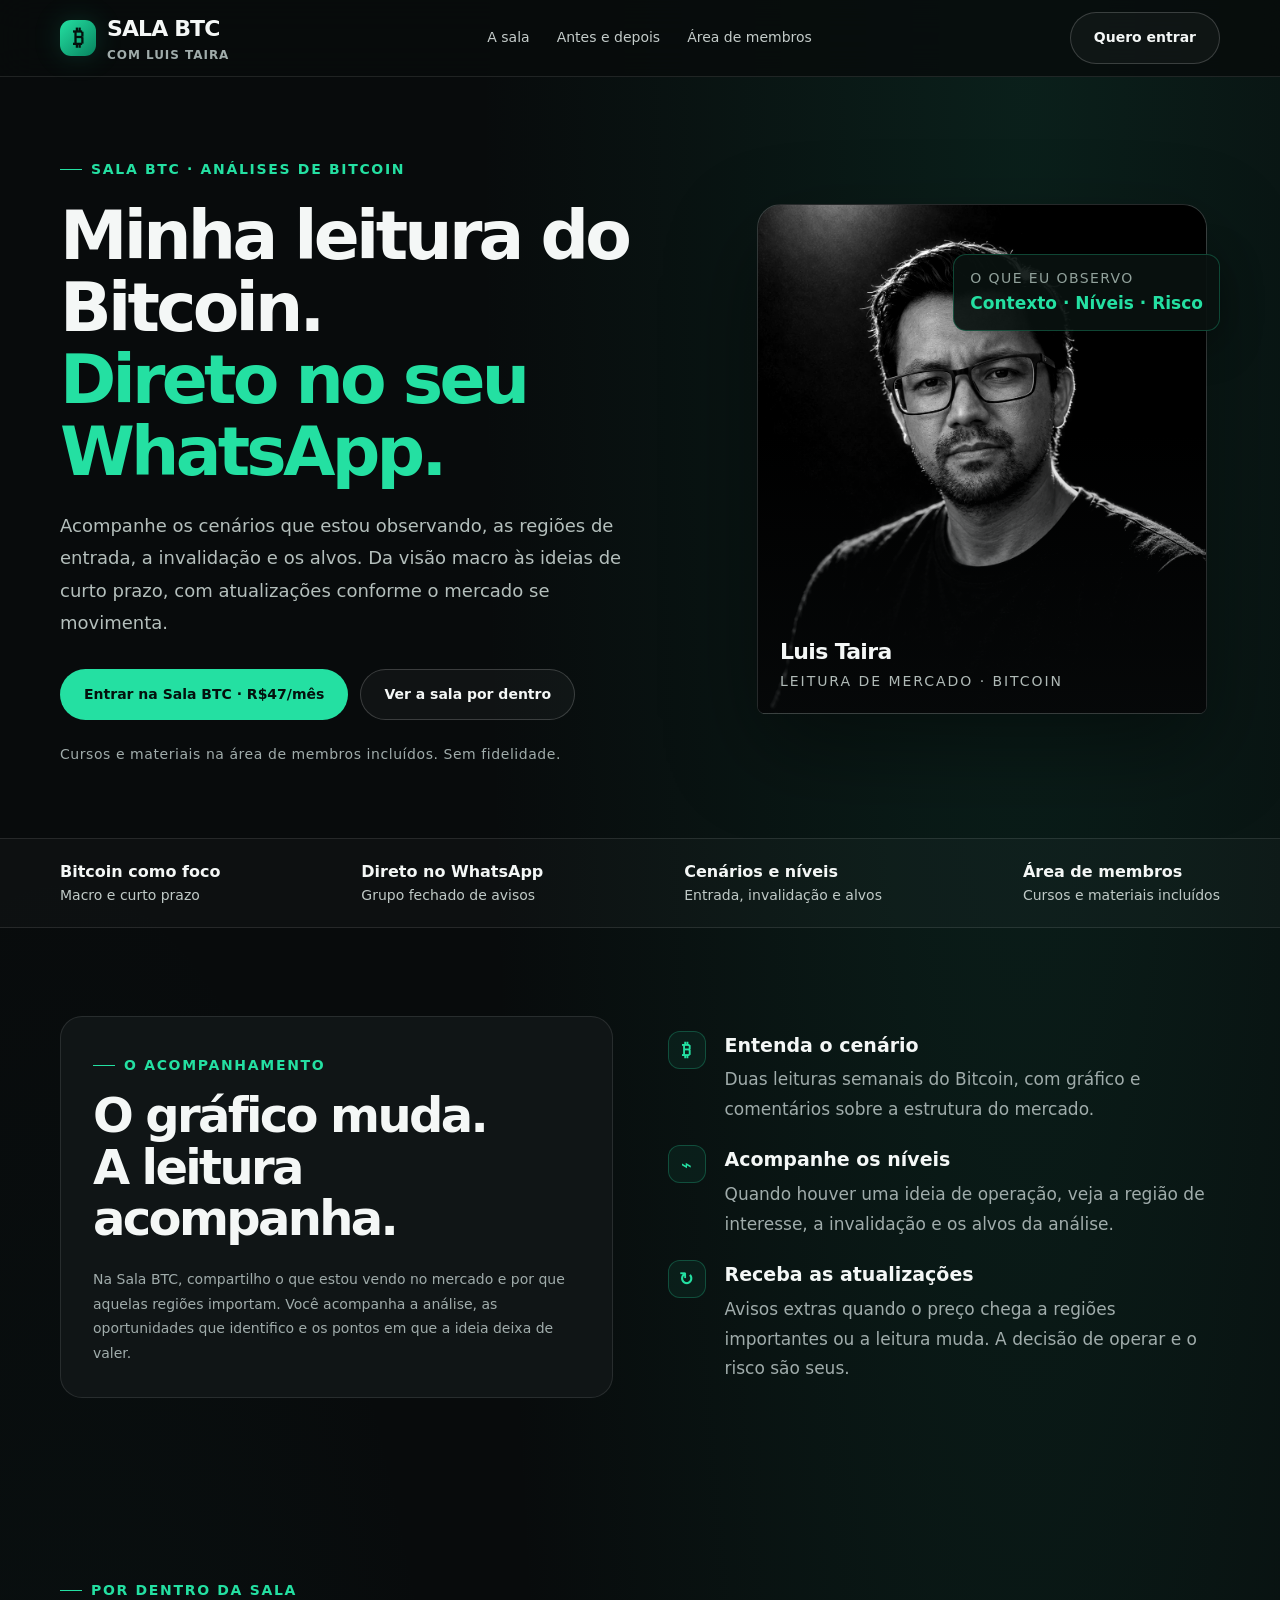
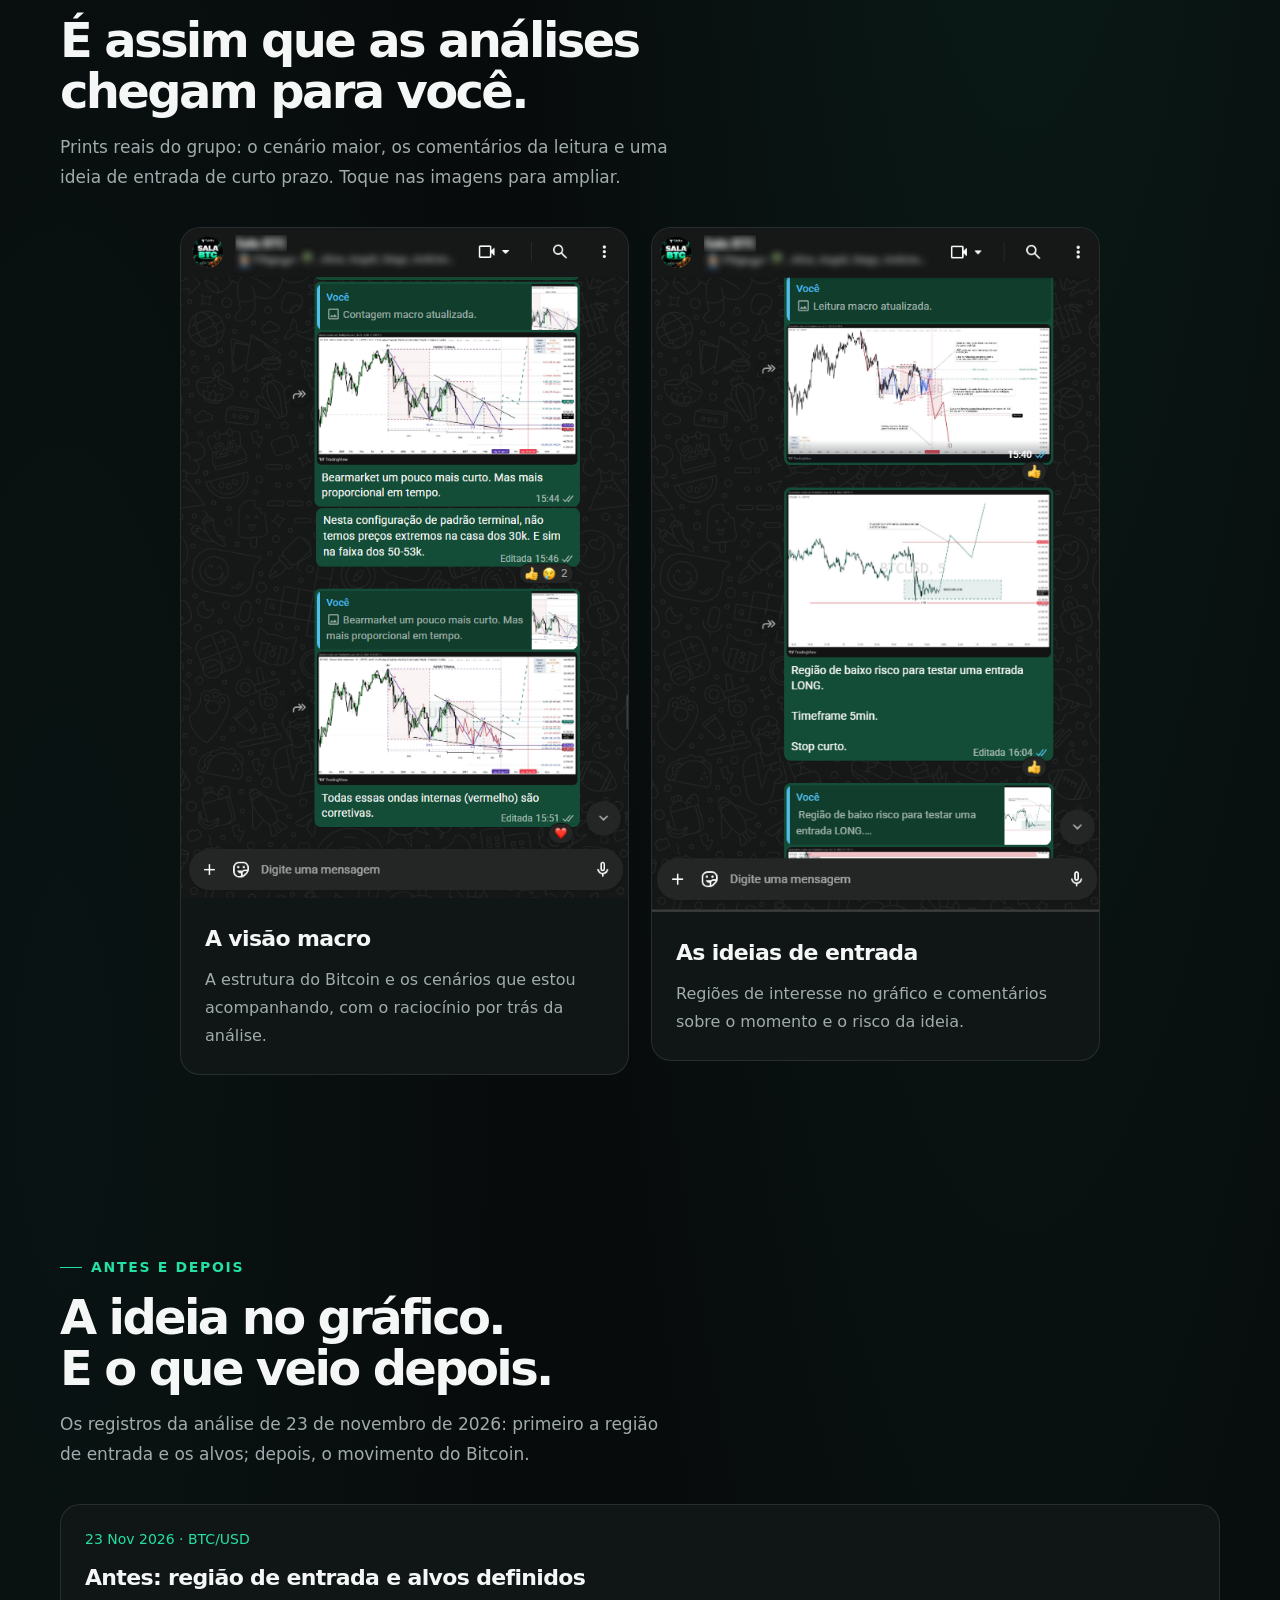
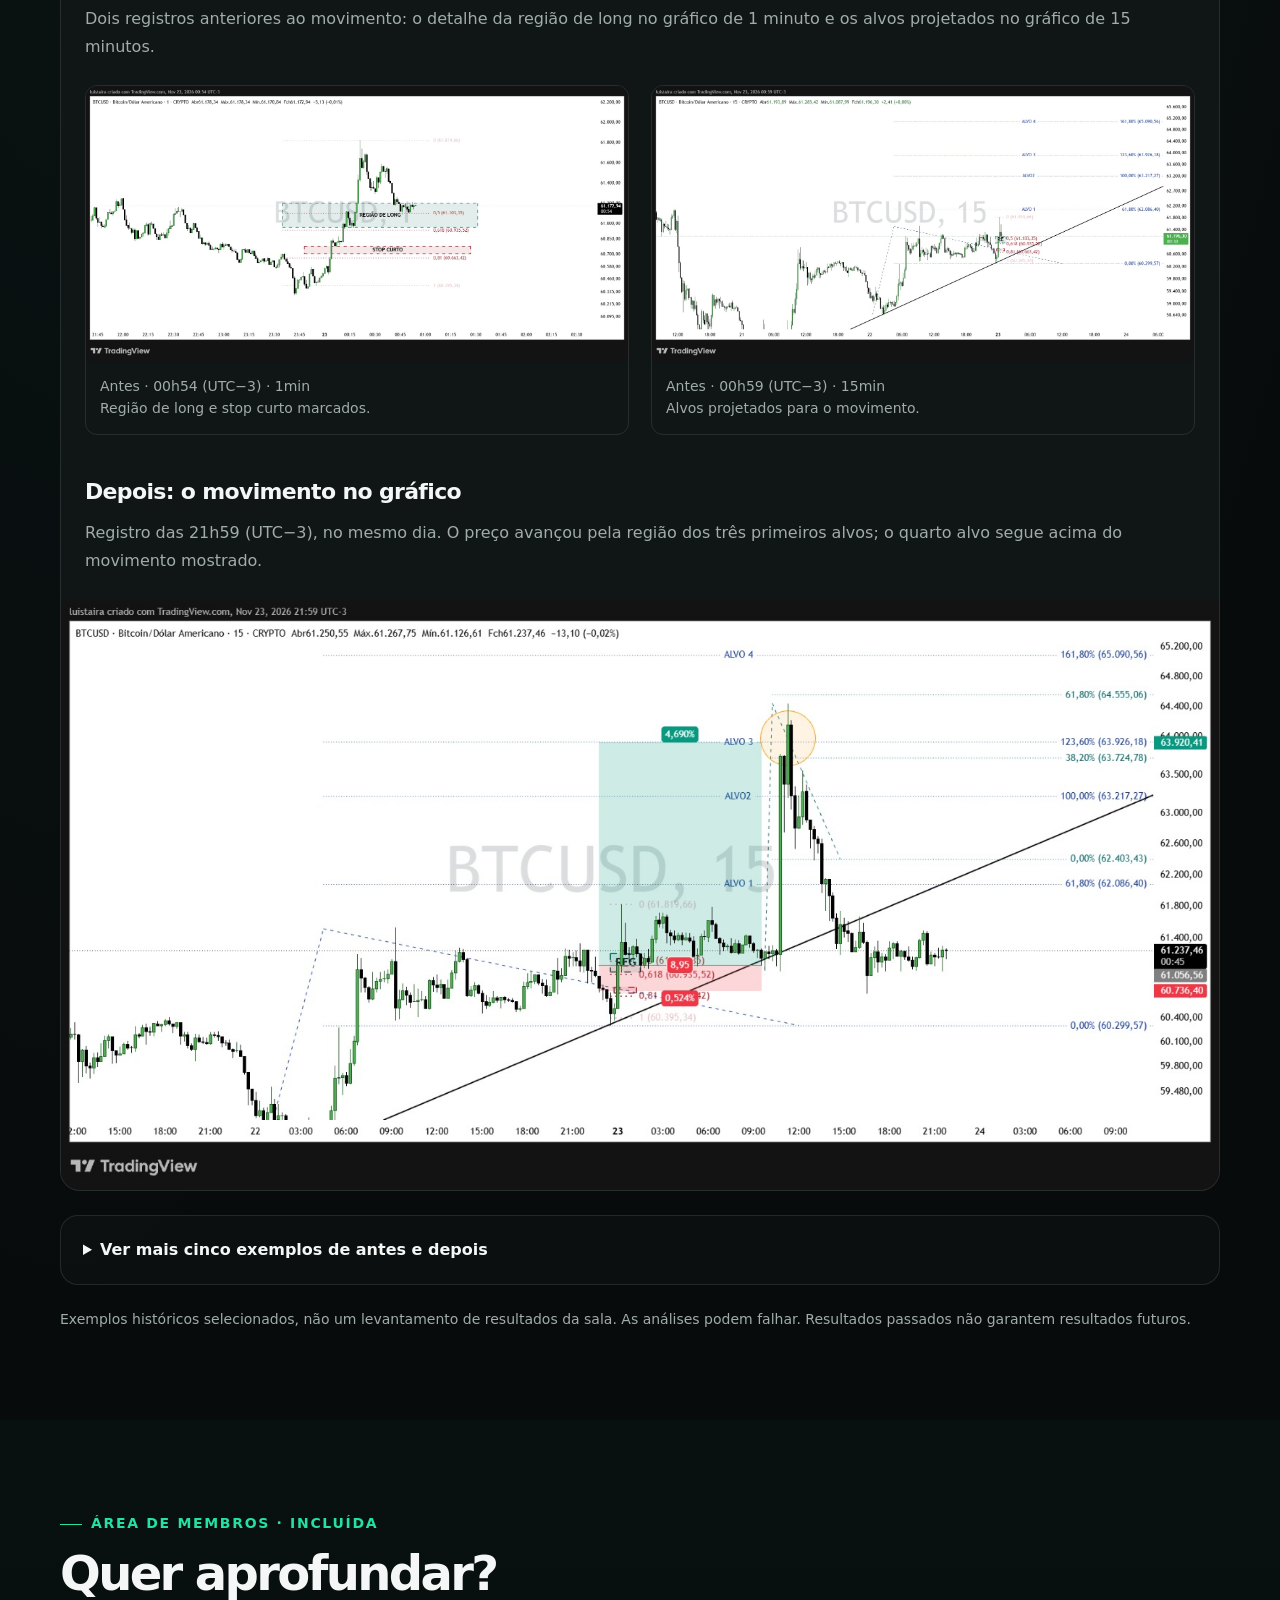
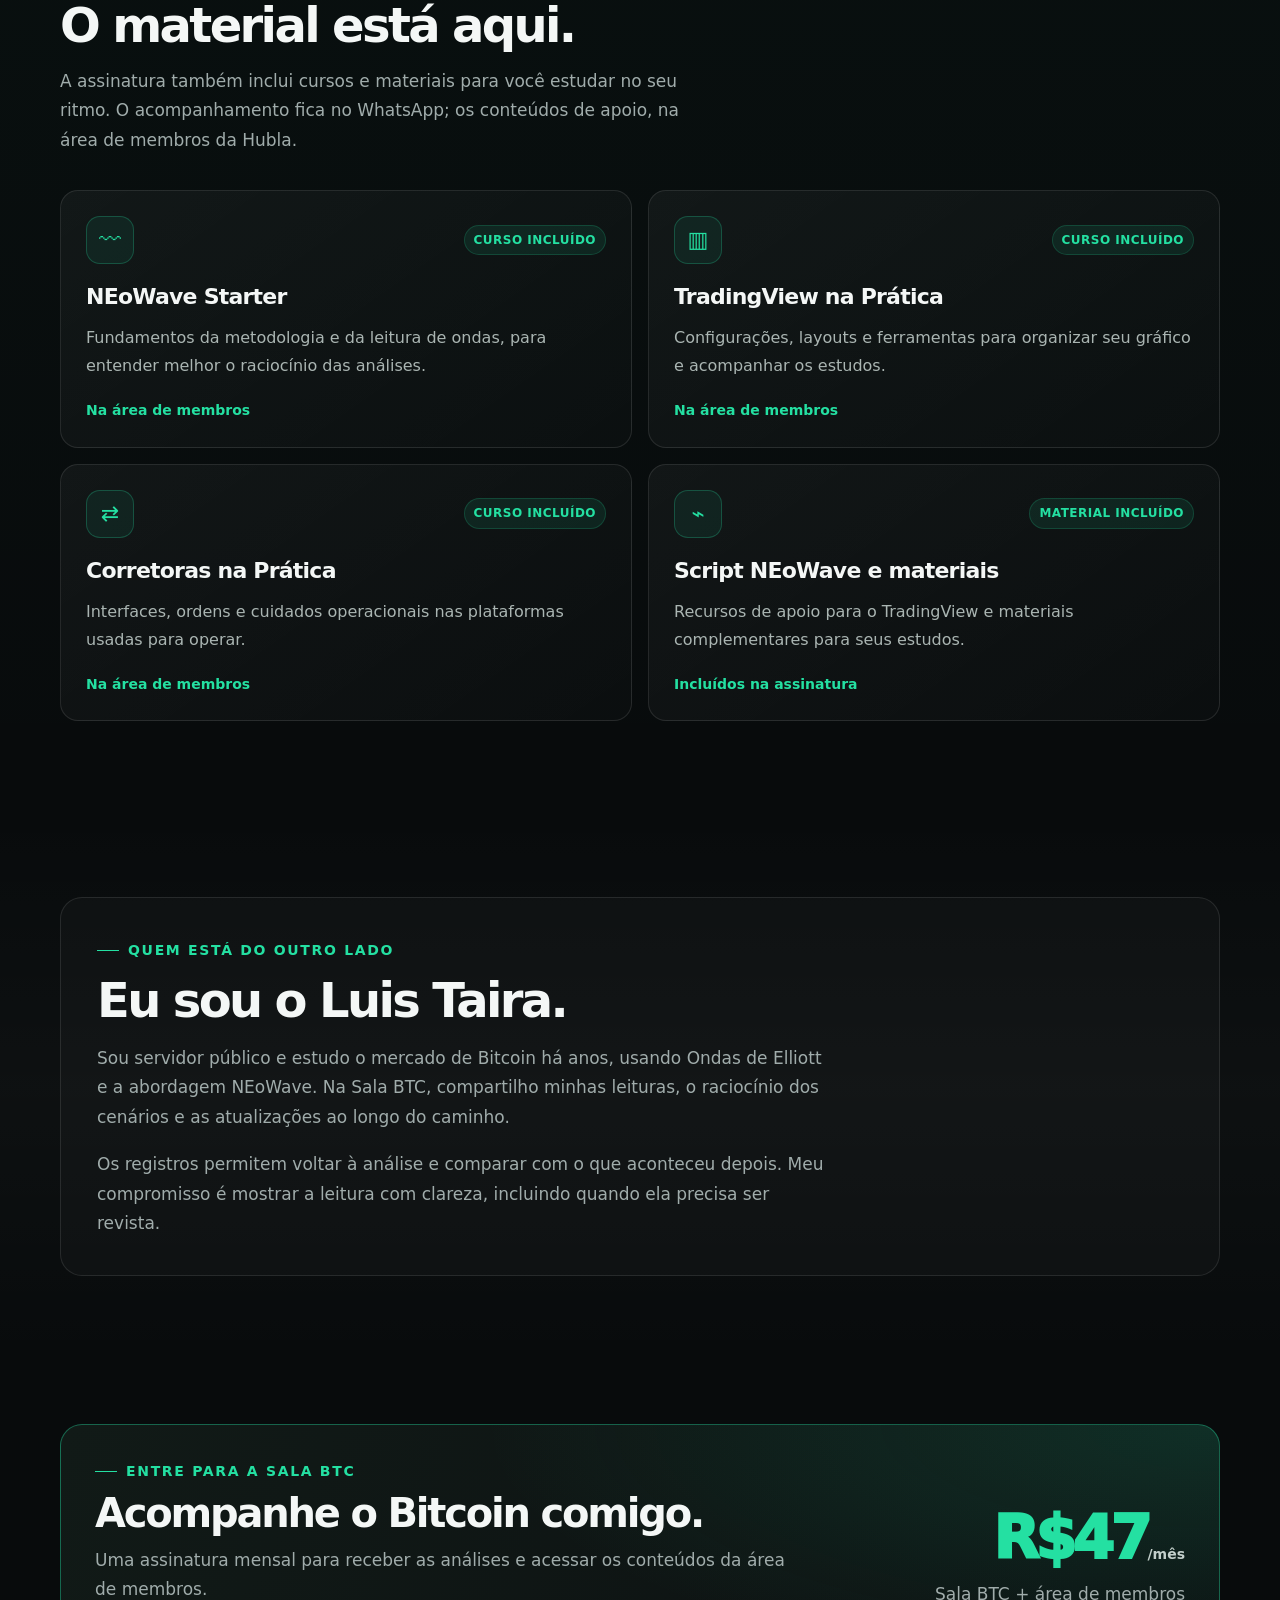
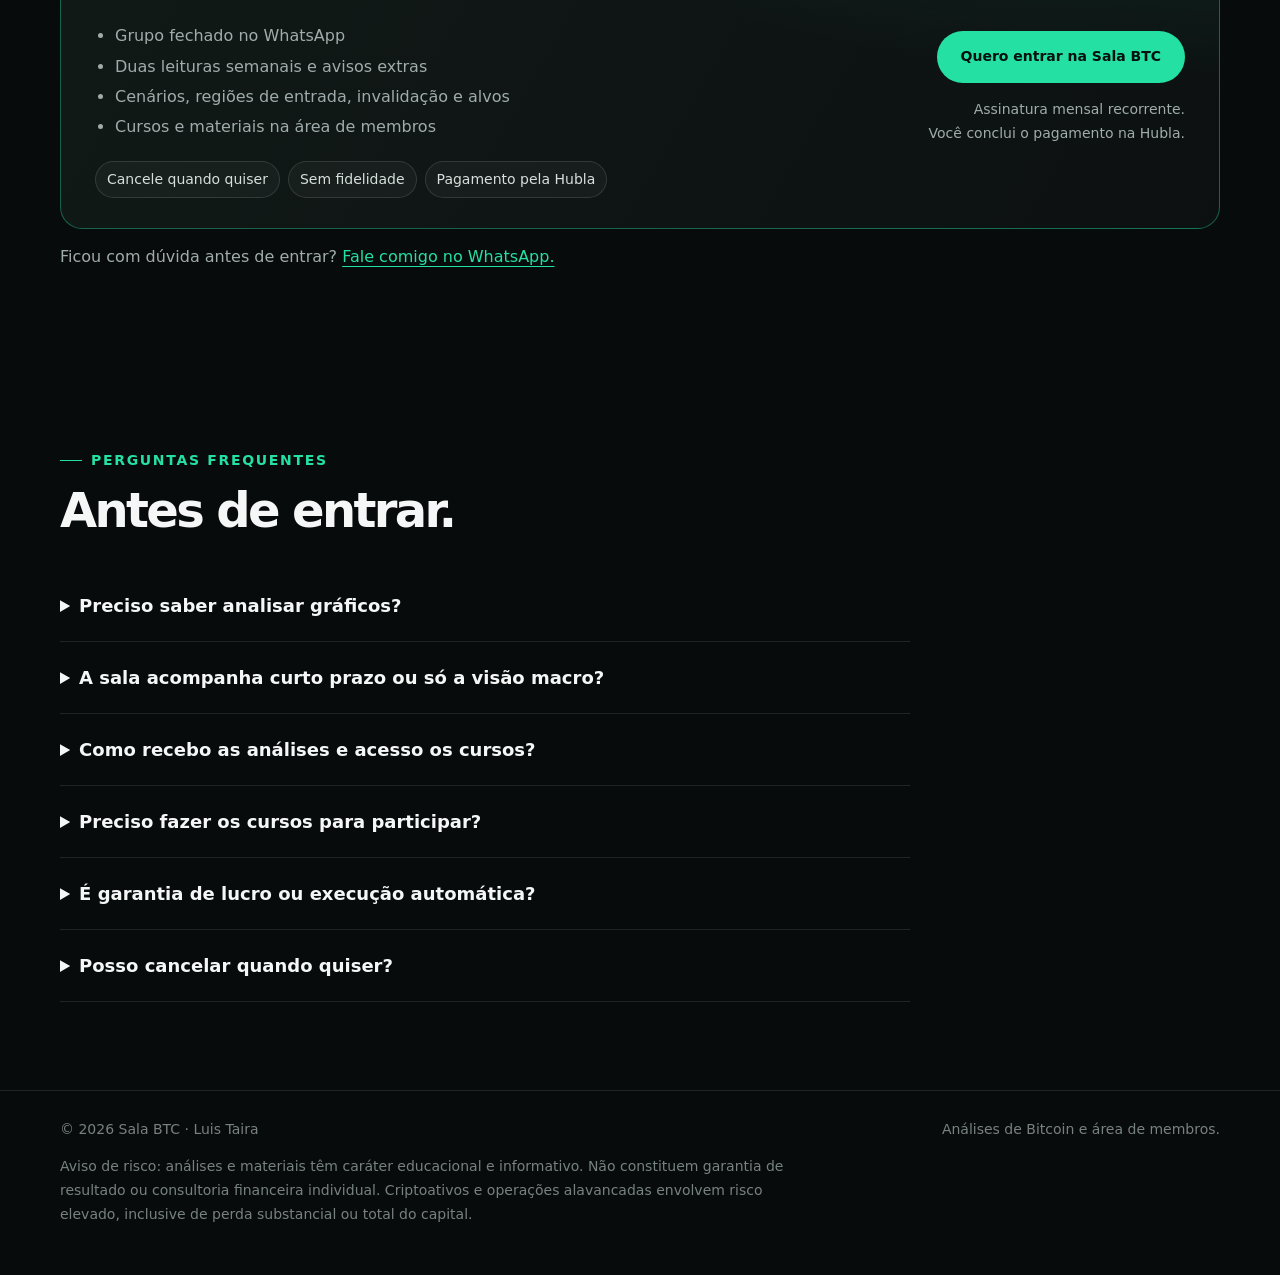
<file: salabtc/index.html>
<!doctype html>
<html lang="pt-BR"><head>
  <meta charset="utf-8"><meta name="viewport" content="width=device-width, initial-scale=1">
  <meta name="theme-color" content="#080b0c">
  <title>Sala BTC com Luis Taira — Análises de Bitcoin no WhatsApp</title>
  <meta name="description" content="Acompanhe a leitura de Bitcoin de Luis Taira no WhatsApp: cenários, regiões de entrada, invalidação e alvos. Cursos e materiais na área de membros incluídos por R$47/mês.">
  <link rel="canonical" href="https://luistaira.com/salabtc/">
  <meta property="og:title" content="Sala BTC com Luis Taira">
  <meta property="og:description" content="Minha leitura do Bitcoin. Direto no seu WhatsApp. Análises e área de membros por R$47/mês.">
  <meta property="og:url" content="https://luistaira.com/salabtc/">
  <meta property="og:type" content="website">
  <style>
    :root {
      --bg: #080b0c;
      --panel: #101516;
      --panel2: #151c1d;
      --text: #f4f7f6;
      --muted: #a0acab;
      --line: rgba(255,255,255,.10);
      --green: #24e0a2;
      --green2: #0ca879;
      --cyan: #62f0d0;
      --max: 1160px;
    }
    * { box-sizing: border-box; }
    html { scroll-behavior: smooth; }
    body {
      margin: 0; background:
      radial-gradient(ellipse at 80% 0%, rgba(21,126,94,.18), transparent 34rem),
      radial-gradient(ellipse at 5% 35%, rgba(23,94,82,.10), transparent 28rem),
      var(--bg);
      color: var(--text); font-family: Inter, ui-sans-serif, system-ui, -apple-system, BlinkMacSystemFont, "Segoe UI", sans-serif;
      line-height: 1.55; -webkit-font-smoothing: antialiased;
    }
    a { color: inherit; text-decoration: none; }
    .wrap { width: min(var(--max), calc(100% - 40px)); margin-inline: auto; }
    .topbar { border-bottom: 1px solid var(--line); position: sticky; top: 0; z-index: 10; backdrop-filter: blur(18px); background: rgba(8,11,12,.82); }
    .nav { min-height: 76px; display:flex; align-items:center; justify-content:space-between; gap:24px; }
    .brand { display:flex; align-items:center; gap:11px; font-weight:850; letter-spacing:-.04em; }
    .brand-mark { width:36px; height:36px; border-radius:11px; display:grid; place-items:center; background:linear-gradient(135deg,var(--green),#07835e); color:#04110d; font-weight:950; font-size:18px; box-shadow:0 0 28px rgba(36,224,162,.18); }
    .brand small { display:block; font-size:10px; color:var(--muted); letter-spacing:.22em; text-transform:uppercase; margin-top:-3px; font-weight:700; }
    .navlinks { display:flex; gap:27px; align-items:center; color:#c4ccca; font-size:13px; }
    .navlinks a:hover { color:var(--green); }
    .button { display:inline-flex; align-items:center; justify-content:center; gap:9px; border:1px solid transparent; border-radius:999px; padding:13px 20px; background:var(--green); color:#04110d; font-weight:850; font-size:13px; transition:.2s; cursor:pointer; }
    .button:hover { transform:translateY(-2px); background:#57f2bd; box-shadow:0 8px 30px rgba(36,224,162,.16); }
    .button.ghost { border-color:rgba(255,255,255,.18); background:rgba(255,255,255,.035); color:var(--text); }
    .button.ghost:hover { border-color:var(--green); color:var(--green); box-shadow:none; }
    .eyebrow { display:inline-flex; align-items:center; gap:9px; text-transform:uppercase; letter-spacing:.18em; color:var(--green); font-weight:850; font-size:11px; }
    .eyebrow:before { content:""; width:22px; height:1px; background:var(--green); }
    .hero { padding:76px 0 72px; overflow:hidden; }
    .hero-grid { display:grid; grid-template-columns:1.1fr .9fr; align-items:center; gap:52px; }
    h1 { font-size:clamp(42px, 6vw, 76px); line-height:.99; letter-spacing:-.065em; margin:20px 0 22px; max-width:720px; }
    h1 span { color:var(--green); }
    .hero p { max-width:580px; color:#b4bfbc; font-size:17px; line-height:1.8; margin:0 0 29px; }
    .hero-actions { display:flex; flex-wrap:wrap; gap:12px; }
    .hero-note { margin-top:24px; color:#7f8b88; font-size:11px; letter-spacing:.04em; }
    .portrait-stage { position:relative; min-height:490px; display:flex; align-items:flex-end; justify-content:center; }
    .portrait-glow { position:absolute; width:82%; aspect-ratio:1; border-radius:50%; background:radial-gradient(circle,rgba(20,192,135,.22),rgba(20,192,135,.04) 48%,transparent 72%); filter:blur(12px); bottom:10%; }
    .portrait-frame { position:relative; width:min(100%,450px); height:510px; overflow:hidden; border-radius:24px 24px 8px 8px; border:1px solid rgba(255,255,255,.12); background:linear-gradient(160deg,#202827,#080b0c 70%); box-shadow:0 35px 90px rgba(0,0,0,.42); }
    .portrait-frame:after { content:""; position:absolute; inset:45% 0 0; background:linear-gradient(transparent,rgba(8,11,12,.72)); pointer-events:none; }
    .portrait-frame img { width:100%; height:100%; object-fit:cover; object-position:center 22%; filter:grayscale(100%) contrast(1.06); }
    .portrait-label { position:absolute; z-index:2; bottom:20px; left:22px; right:22px; display:flex; align-items:end; justify-content:space-between; gap:14px; }
    .portrait-label strong { display:block; font-size:19px; letter-spacing:-.03em; }
    .portrait-label span { color:#b0bab7; font-size:11px; text-transform:uppercase; letter-spacing:.14em; }
    .signal { position:absolute; z-index:3; right:-12px; top:65px; border:1px solid rgba(36,224,162,.26); border-radius:13px; padding:13px 16px; background:rgba(9,18,16,.92); box-shadow:0 12px 40px rgba(0,0,0,.35); }
    .signal small { color:#91a19b; display:block; font-size:10px; letter-spacing:.1em; text-transform:uppercase; }
    .signal b { color:var(--green); font-size:18px; }
    .ticker { border-block:1px solid var(--line); background:rgba(255,255,255,.018); }
    .ticker-inner { display:flex; align-items:center; justify-content:space-between; gap:24px; padding:21px 0; flex-wrap:wrap; }
    .ticker-item { display:flex; align-items:center; gap:11px; color:#c0cac7; font-size:12px; }
    .ticker-item b { color:var(--text); font-size:13px; }
    .dot { width:7px; height:7px; border-radius:50%; background:var(--green); box-shadow:0 0 14px var(--green); }
    section { padding:88px 0; }
    .section-head { max-width:680px; margin-bottom:34px; }
    h2 { font-size:clamp(30px,4vw,48px); line-height:1.08; letter-spacing:-.055em; margin:13px 0 15px; }
    .section-head p { color:var(--muted); font-size:15px; max-width:620px; margin:0; }
    .products { display:grid; grid-template-columns:repeat(3,1fr); gap:16px; }
    .product { min-height:340px; padding:25px; border:1px solid var(--line); border-radius:18px; background:linear-gradient(145deg,rgba(255,255,255,.045),rgba(255,255,255,.015)); display:flex; flex-direction:column; transition:.22s; position:relative; overflow:hidden; }
    .product:hover { transform:translateY(-4px); border-color:rgba(36,224,162,.4); background:linear-gradient(145deg,rgba(36,224,162,.075),rgba(255,255,255,.015)); }
    .product.featured { border-color:rgba(36,224,162,.38); background:linear-gradient(150deg,rgba(36,224,162,.10),rgba(255,255,255,.02) 65%); }
    .product-top { display:flex; justify-content:space-between; align-items:center; gap:10px; }
    .product-icon { width:48px; height:48px; display:grid; place-items:center; border:1px solid rgba(36,224,162,.25); background:rgba(36,224,162,.07); border-radius:14px; color:var(--green); font-size:23px; }
    .pill { color:var(--green); background:rgba(36,224,162,.09); border:1px solid rgba(36,224,162,.18); border-radius:999px; padding:5px 9px; font-size:9px; font-weight:850; letter-spacing:.1em; text-transform:uppercase; }
    .product h3 { margin:24px 0 10px; font-size:22px; letter-spacing:-.035em; }
    .product p { color:#aab5b2; font-size:13px; line-height:1.75; margin:0 0 20px; }
    .product ul { list-style:none; padding:0; margin:0 0 25px; display:grid; gap:9px; color:#d4dcda; font-size:12px; }
    .product li:before { content:"✓"; color:var(--green); font-weight:900; margin-right:9px; }
    .product .button { margin-top:auto; width:100%; }
    .product .soon { color:#7e8a87; font-size:10px; text-align:center; margin-top:10px; }
    .method { display:grid; grid-template-columns:.85fr 1.15fr; gap:55px; align-items:center; }
    .method-visual { padding:25px; border-radius:22px; border:1px solid var(--line); background:linear-gradient(140deg,#14201d,#0d1112); min-height:320px; position:relative; overflow:hidden; }
    .chart { position:absolute; inset:0; opacity:.8; background-image:linear-gradient(rgba(255,255,255,.055) 1px,transparent 1px),linear-gradient(90deg,rgba(255,255,255,.055) 1px,transparent 1px); background-size:38px 38px; mask-image:linear-gradient(to bottom,black,transparent); }
    .candles { position:absolute; inset:40px 25px 35px; display:flex; align-items:center; justify-content:space-around; gap:9px; }
    .candle { position:relative; width:14px; border-radius:2px; background:var(--green); height:var(--h); box-shadow:0 0 14px rgba(36,224,162,.1); }
    .candle:before { content:""; position:absolute; width:2px; height:calc(var(--h) + 24px); top:-12px; left:6px; background:currentColor; opacity:.8; }
    .candle.red { background:#ef5c67; color:#ef5c67; }
    .candle.green { color:var(--green); }
    .chart-caption { position:absolute; z-index:2; left:24px; bottom:22px; font-size:11px; color:#d2d9d7; letter-spacing:.1em; text-transform:uppercase; }
    .steps { display:grid; gap:21px; margin-top:27px; }
    .step { display:grid; grid-template-columns:42px 1fr; gap:15px; }
    .step-num { width:38px; height:38px; border-radius:12px; display:grid; place-items:center; color:var(--green); border:1px solid rgba(36,224,162,.25); background:rgba(36,224,162,.06); font-size:12px; font-weight:900; }
    .step h3 { margin:0 0 5px; font-size:15px; }
    .step p { color:var(--muted); font-size:13px; margin:0; }
    .about { background:linear-gradient(180deg,transparent,rgba(255,255,255,.025),transparent); }
    .about-box { display:grid; grid-template-columns:1fr auto; gap:35px; align-items:center; border:1px solid var(--line); border-radius:22px; padding:36px; background:rgba(255,255,255,.025); }
    .about-box p { color:var(--muted); max-width:740px; font-size:14px; margin-bottom:0; }
    .about-stamp { border:1px solid rgba(36,224,162,.25); border-radius:50%; width:108px; height:108px; display:grid; place-items:center; color:var(--green); text-align:center; font-size:10px; line-height:1.5; letter-spacing:.1em; font-weight:900; transform:rotate(-9deg); }
    .cta { padding:0 0 85px; }
    .cta-box { padding:48px; border:1px solid rgba(36,224,162,.25); border-radius:24px; background:radial-gradient(ellipse at 85% 0%,rgba(36,224,162,.13),transparent 45%),#101615; display:flex; align-items:center; justify-content:space-between; gap:30px; }
    .cta-box h2 { max-width:620px; margin-top:0; }
    .cta-box p { color:var(--muted); margin-bottom:0; max-width:620px; font-size:14px; }
    footer { border-top:1px solid var(--line); padding:28px 0 35px; color:#77827f; font-size:11px; }
    .footer-inner { display:flex; justify-content:space-between; gap:20px; flex-wrap:wrap; }
    .disclaimer { max-width:760px; line-height:1.7; margin-top:14px; }

    .offer { padding: 0 0 30px; }
    .offer-card { border:1px solid rgba(36,224,162,.38); border-radius:22px; padding:30px 34px; background:radial-gradient(ellipse at 100% 0%,rgba(36,224,162,.14),transparent 45%),linear-gradient(120deg,#111a17,#0c1011); display:grid; grid-template-columns:1fr auto; align-items:center; gap:25px; }
    .offer-card h2 { font-size:clamp(27px,3.4vw,40px); margin:10px 0 10px; }
    .offer-card p { color:var(--muted); font-size:14px; margin:0; max-width:700px; }
    .price-block { text-align:right; min-width:220px; }
    .price { font-size:clamp(43px,5vw,60px); font-weight:950; line-height:1; letter-spacing:-.07em; color:var(--green); }
    .price small { font-size:14px; letter-spacing:0; color:#c3cfcb; font-weight:700; }
    .price-notes { display:flex; flex-wrap:wrap; gap:8px; margin-top:18px; }
    .price-notes span { border:1px solid rgba(255,255,255,.12); background:rgba(255,255,255,.035); border-radius:999px; padding:7px 11px; color:#d7dfdc; font-size:11px; }
    .included-note { color:var(--green); font-size:11px; font-weight:850; text-transform:uppercase; letter-spacing:.14em; margin-top:15px; }
    @media(max-width:700px) { .offer-card { grid-template-columns:1fr; padding:25px 22px; } .price-block { text-align:left; min-width:0; } }

    @media(max-width:900px) {
      .hero-grid,.method { grid-template-columns:1fr; gap:30px; }
      .hero { padding-top:55px; }
      .portrait-stage { min-height:420px; }
      .portrait-frame { height:440px; max-width:420px; }
      .signal { right:calc(50% - 210px); }
      .products { grid-template-columns:repeat(2,1fr); }
      .about-box { grid-template-columns:1fr; }
      .about-stamp { display:none; }
    }
    @media(max-width:620px) {
      .wrap { width:min(100% - 28px,var(--max)); }
      .nav { min-height:66px; }
      .navlinks { display:none; }
      .nav .button { padding:10px 13px; font-size:11px; }
      .hero { padding:44px 0 52px; }
      h1 { font-size:47px; }
      .hero p { font-size:15px; }
      .portrait-stage { min-height:370px; }
      .portrait-frame { height:390px; width:100%; }
      .signal { right:0; top:35px; }
      .ticker-inner { display:grid; grid-template-columns:1fr 1fr; gap:18px; }
      section { padding:64px 0; }
      .products { grid-template-columns:1fr; }
      .product { min-height:300px; }
      .method-visual { min-height:250px; }
      .about-box { padding:24px; }
      .cta { padding-bottom:60px; }
      .cta-box { padding:28px 23px; display:block; }
      .cta-box .button { margin-top:22px; width:100%; }
    }

    img{display:block;max-width:100%;height:auto;}
    section[id]{scroll-margin-top:95px;}
    a:focus-visible,summary:focus-visible{outline:3px solid var(--green);outline-offset:5px;}
    .brand{font-size:22px;white-space:nowrap;}.brand small{font-size:12px;letter-spacing:.08em;margin-top:0;}
    .brand-mark{font-size:22px;}.navlinks,.button{font-size:14px;}.button{padding:14px 23px;}
    .eyebrow{font-size:14px;letter-spacing:.12em;}.hero-note{font-size:14px;color:var(--muted);}
    h1{font-size:clamp(42px,5.3vw,68px);line-height:1.06;letter-spacing:-.055em;}
    .hero p{font-size:18px;}.hero-grid{grid-template-columns:1.15fr .85fr;gap:40px;}
    .portrait-label span,.signal small{font-size:14px;}.portrait-label strong{font-size:22px;}
    .signal{right:0;top:50px;}.signal b{font-size:17px;}
    .ticker-item{font-size:14px;}.ticker-item b{font-size:16px;}.dot{display:none;}
    .section-head p,.step p,.about-box p,.offer-card p{font-size:17px;line-height:1.75;}
    .step h3{font-size:19px;}.step-num{font-size:18px;}.method{grid-template-columns:1fr 1fr;}
    .method .steps{margin-top:0;}.method-intro{padding:32px;border:1px solid var(--line);border-radius:22px;background:var(--panel);}
    .message-grid,.comparison-before{display:grid;grid-template-columns:repeat(2,minmax(0,1fr));gap:22px;align-items:start;}
    .message-grid{max-width:920px;margin:auto;}
    .example-card{margin:0;border:1px solid var(--line);border-radius:20px;overflow:hidden;background:var(--panel);min-width:0;}
    .example-card>a,.comparison-before a{display:block;}.example-card img{width:100%;height:auto;}
    .example-caption{padding:24px;}.example-caption h3{font-size:22px;margin:0 0 10px;letter-spacing:-.03em;}
    .example-caption p{font-size:16px;color:var(--muted);line-height:1.75;margin:0;}
    .example-date{display:block;color:var(--green);font-size:14px;margin-bottom:10px;}
    .comparison-before{padding:0 24px 16px;}.comparison-before figure{margin:0;min-width:0;overflow:hidden;border:1px solid var(--line);border-radius:12px;}
    .comparison-before figcaption{font-size:14px;color:var(--muted);padding:14px;}
    .example-gallery{display:grid;gap:24px;}.example-caption .lvl{font-size:14px;margin-top:10px;}
    .evidence-note,.section-note{font-size:14px;color:var(--muted);line-height:1.75;margin:22px 0 0;}
    .more-examples{margin-top:24px;border:1px solid var(--line);border-radius:18px;padding:22px;background:rgba(255,255,255,.02);}
    summary{cursor:pointer;font-weight:750;line-height:1.5;}.more-examples[open] summary{margin-bottom:24px;}
    .members{background:linear-gradient(180deg,rgba(36,224,162,.025),transparent);}
    .products{grid-template-columns:repeat(2,minmax(0,1fr));}.product{min-height:0;}.product h3{margin-top:16px;}
    .product p,.product ul{font-size:16px;}.product ul{margin-bottom:0;}.pill{font-size:12px;letter-spacing:.04em;}.product-icon{font-size:22px;}
    .included-label{font-size:14px;color:var(--green);font-weight:700;}
    .about-box{grid-template-columns:1fr;}.offer{padding:60px 0 70px;}.price-block{min-width:260px;}
    .price-notes span,.included-note{font-size:14px;letter-spacing:0;}.checkout-note{margin-top:14px!important;font-size:14px!important;}
    .offer-list{padding-left:20px;color:var(--muted);font-size:16px;line-height:1.9;}
    .faq{max-width:850px;}.faq details{border-bottom:1px solid var(--line);padding:22px 0;}.faq summary{font-size:18px;}.faq p{font-size:16px;color:var(--muted);line-height:1.75;margin-bottom:0;}
    .contact{font-size:16px;color:var(--muted);}.contact a{color:var(--green);text-decoration:underline;text-underline-offset:4px;}
    footer{font-size:14px;}.disclaimer{font-size:14px;}.portrait-frame img{height:100%;}
    @media(max-width:900px){.navlinks{display:none;}.hero-grid,.method{grid-template-columns:1fr;}.hero-grid{gap:36px;}.portrait-stage{max-width:500px;width:100%;margin:auto;}.hero h1{max-width:20ch;}.navlinks{gap:16px;}}
    @media(max-width:620px){.wrap{width:calc(100% - 36px);}.brand{font-size:20px;}.brand small{font-size:11px;}.nav{gap:12px;}.nav .button{font-size:13px;padding:11px 15px;}.hero h1{font-size:43px;}.hero p{font-size:17px;}.hero-actions .button{width:100%;}.portrait-frame{height:420px;}.portrait-label span{font-size:12px;}.signal{top:24px;right:8px;padding:10px 13px;}.signal small{font-size:12px;}.signal b{font-size:15px;}.ticker-inner{grid-template-columns:1fr 1fr;gap:20px;}.ticker-item{font-size:13px;}.ticker-item b{font-size:15px;}.eyebrow{font-size:13px;letter-spacing:.08em;}.message-grid,.comparison-before,.products{grid-template-columns:1fr;}.comparison-before{padding:0 16px 16px;}.example-caption{padding:21px;}.method-intro{padding:24px;}.offer-card{padding:26px 22px;}.price-block{min-width:0;}.price-block .button{width:100%;}.more-examples{padding:16px;}}
    @media(prefers-reduced-motion:reduce){html{scroll-behavior:auto;}*{transition:none!important;}}
</style>
</head><body>
  <header class="topbar"><div class="wrap nav">
    <a class="brand" href="#inicio" aria-label="Sala BTC — início"><span class="brand-mark" aria-hidden="true">₿</span><span>SALA BTC<small>com Luis Taira</small></span></a>
    <nav class="navlinks" aria-label="Navegação principal"><a href="#a-sala">A sala</a><a href="#antes-depois">Antes e depois</a><a href="#area-de-membros">Área de membros</a></nav>
    <a class="button ghost" href="#assinatura">Quero entrar</a>
  </div></header>
  <main>
    <section class="hero" id="inicio"><div class="wrap hero-grid">
      <div><div class="eyebrow">Sala BTC · Análises de Bitcoin</div>
        <h1>Minha leitura do Bitcoin.<br><span>Direto no seu WhatsApp.</span></h1>
        <p>Acompanhe os cenários que estou observando, as regiões de entrada, a invalidação e os alvos. Da visão macro às ideias de curto prazo, com atualizações conforme o mercado se movimenta.</p>
        <div class="hero-actions"><a class="button" href="#assinatura">Entrar na Sala BTC · R$47/mês</a><a class="button ghost" href="#na-pratica">Ver a sala por dentro</a></div>
        <div class="hero-note">Cursos e materiais na área de membros incluídos. Sem fidelidade.</div>
      </div>
      <div class="portrait-stage"><div class="portrait-glow"></div><div class="portrait-frame"><img src="assets/luis-taira.webp" alt="Luis Taira, responsável pelas análises da Sala BTC" width="1108" height="1419" fetchpriority="high"><div class="portrait-label"><div><strong>Luis Taira</strong><span>Leitura de mercado · Bitcoin</span></div></div></div><div class="signal"><small>O que eu observo</small><b>Contexto · Níveis · Risco</b></div></div>
    </div></section>
    <div class="ticker"><div class="wrap ticker-inner">
      <div class="ticker-item"><div><b>Bitcoin como foco</b><br>Macro e curto prazo</div></div><div class="ticker-item"><div><b>Direto no WhatsApp</b><br>Grupo fechado de avisos</div></div><div class="ticker-item"><div><b>Cenários e níveis</b><br>Entrada, invalidação e alvos</div></div><div class="ticker-item"><div><b>Área de membros</b><br>Cursos e materiais incluídos</div></div>
    </div></div>
    <section id="a-sala"><div class="wrap method">
      <div class="method-intro"><div class="eyebrow">O acompanhamento</div><h2>O gráfico muda.<br>A leitura acompanha.</h2><p class="section-note">Na Sala BTC, compartilho o que estou vendo no mercado e por que aquelas regiões importam. Você acompanha a análise, as oportunidades que identifico e os pontos em que a ideia deixa de valer.</p></div>
      <div class="steps">
        <div class="step"><div class="step-num" aria-hidden="true">₿</div><div><h3>Entenda o cenário</h3><p>Duas leituras semanais do Bitcoin, com gráfico e comentários sobre a estrutura do mercado.</p></div></div>
        <div class="step"><div class="step-num" aria-hidden="true">⌁</div><div><h3>Acompanhe os níveis</h3><p>Quando houver uma ideia de operação, veja a região de interesse, a invalidação e os alvos da análise.</p></div></div>
        <div class="step"><div class="step-num" aria-hidden="true">↻</div><div><h3>Receba as atualizações</h3><p>Avisos extras quando o preço chega a regiões importantes ou a leitura muda. A decisão de operar e o risco são seus.</p></div></div>
      </div>
    </div></section>
    <section id="na-pratica"><div class="wrap">
      <div class="section-head"><div class="eyebrow">Por dentro da sala</div><h2>É assim que as análises<br>chegam para você.</h2><p>Prints reais do grupo: o cenário maior, os comentários da leitura e uma ideia de entrada de curto prazo. Toque nas imagens para ampliar.</p></div>
      <div class="message-grid">
        <figure class="example-card"><a href="assets/analises/grupo-cenario-macro.png" target="_blank" rel="noopener noreferrer" aria-label="Ampliar print do cenário macro"><img src="assets/analises/grupo-cenario-macro.png" alt="Atualização real do cenário macro de Bitcoin no WhatsApp da Sala BTC" width="566" height="849" loading="lazy"></a><figcaption class="example-caption"><h3>A visão macro</h3><p>A estrutura do Bitcoin e os cenários que estou acompanhando, com o raciocínio por trás da análise.</p></figcaption></figure>
        <figure class="example-card"><a href="assets/analises/grupo-ideia-entrada.png" target="_blank" rel="noopener noreferrer" aria-label="Ampliar print de uma ideia de entrada"><img src="assets/analises/grupo-ideia-entrada.png" alt="Mensagem real da Sala BTC com região de long no gráfico de cinco minutos e comentário sobre stop curto" width="558" height="854" loading="lazy"></a><figcaption class="example-caption"><h3>As ideias de entrada</h3><p>Regiões de interesse no gráfico e comentários sobre o momento e o risco da ideia.</p></figcaption></figure>
      </div>
    </div></section>
    <section id="antes-depois"><div class="wrap">
      <div class="section-head"><div class="eyebrow">Antes e depois</div><h2>A ideia no gráfico.<br>E o que veio depois.</h2><p>Os registros da análise de 23 de novembro de 2026: primeiro a região de entrada e os alvos; depois, o movimento do Bitcoin.</p></div>
      <article class="example-card" aria-label="Antes e depois da análise de 23 de novembro de 2026">
      <div class="example-caption"><span class="example-date">23 Nov 2026 · BTC/USD</span><h3>Antes: região de entrada e alvos definidos</h3><p>Dois registros anteriores ao movimento: o detalhe da região de long no gráfico de 1 minuto e os alvos projetados no gráfico de 15 minutos.</p></div>
      <div class="comparison-before">
        <figure><a href="assets/analises/antes-depois/23nov-antes-entrada-1m.png" target="_blank" rel="noopener noreferrer" aria-label="Ampliar antes: região de entrada no gráfico de um minuto"><img src="assets/analises/antes-depois/23nov-antes-entrada-1m.png" alt="Antes, 23 de novembro às 00h54 UTC-3: gráfico BTCUSD de um minuto com região de long e stop curto marcados" width="1600" height="817" loading="lazy"></a><figcaption>Antes · 00h54 (UTC−3) · 1min<br>Região de long e stop curto marcados.</figcaption></figure>
        <figure><a href="assets/analises/antes-depois/23nov-antes-alvos-15m.png" target="_blank" rel="noopener noreferrer" aria-label="Ampliar antes: alvos no gráfico de quinze minutos"><img src="assets/analises/antes-depois/23nov-antes-alvos-15m.png" alt="Antes, 23 de novembro às 00h59 UTC-3: gráfico BTCUSD de quinze minutos com quatro alvos projetados antes da alta" width="1600" height="817" loading="lazy"></a><figcaption>Antes · 00h59 (UTC−3) · 15min<br>Alvos projetados para o movimento.</figcaption></figure>
      </div>
      <div class="example-caption"><h3>Depois: o movimento no gráfico</h3><p>Registro das 21h59 (UTC−3), no mesmo dia. O preço avançou pela região dos três primeiros alvos; o quarto alvo segue acima do movimento mostrado.</p></div>
      <a href="assets/analises/exemplo-btc-23nov.png" target="_blank" rel="noopener noreferrer" aria-label="Ampliar depois: movimento de Bitcoin registrado às vinte e uma horas e cinquenta e nove minutos"><img src="assets/analises/exemplo-btc-23nov.png" alt="Depois, 23 de novembro às 21h59 UTC-3: gráfico BTCUSD de quinze minutos mostra a alta posterior em relação à região marcada e aos alvos projetados" width="1600" height="817" loading="lazy"></a>
    </article>
      <details class="more-examples"><summary>Ver mais cinco exemplos de antes e depois</summary><div class="example-gallery"><figure class="example-card">
            <a href="assets/analises/antes-depois/01-14set.webp" target="_blank" rel="noopener noreferrer" aria-label="Ampliar comparação de antes e depois"><img src="assets/analises/antes-depois/01-14set.webp" alt="Antes e depois: análise de 14 Set · BTC/USD · 1h e o que o mercado fez em seguida" width="1536" height="831" loading="lazy"></a>
            <figcaption class="example-caption">
              <span class="example-date">14 Set · BTC/USD · 1h</span>
              <p class="what">Padrão de topo com região de short marcada acima do preço.</p>
              <p class="lvl">Região: 77.988 – 78.704 · Invalidação: 79.877</p>
            </figcaption>
          </figure>
<figure class="example-card">
            <a href="assets/analises/antes-depois/02-22set.webp" target="_blank" rel="noopener noreferrer" aria-label="Ampliar comparação de antes e depois"><img src="assets/analises/antes-depois/02-22set.webp" alt="Antes e depois: análise de 22 Set · BTC/USD · 1h e o que o mercado fez em seguida" width="1536" height="831" loading="lazy"></a>
            <figcaption class="example-caption">
              <span class="example-date">22 Set · BTC/USD · 1h</span>
              <p class="what">Região de long na correção da onda 2, com alvo na extensão de 161,8%.</p>
              <p class="lvl">Região: 85.936 – 86.231 · Alvo: 87.960</p>
            </figcaption>
          </figure>
<figure class="example-card">
            <a href="assets/analises/antes-depois/03-24set.webp" target="_blank" rel="noopener noreferrer" aria-label="Ampliar comparação de antes e depois"><img src="assets/analises/antes-depois/03-24set.webp" alt="Antes e depois: análise de 24 Set · BTC/USD · 2h e o que o mercado fez em seguida" width="1536" height="831" loading="lazy"></a>
            <figcaption class="example-caption">
              <span class="example-date">24 Set · BTC/USD · 2h</span>
              <p class="what">Região de short com três alvos mapeados e nível de invalidação do direcional de baixa.</p>
              <p class="lvl">Região: 84.534 – 85.570 · Alvos: 82.273 e 80.688</p>
            </figcaption>
          </figure>
<figure class="example-card">
            <a href="assets/analises/antes-depois/04-28set-5m.webp" target="_blank" rel="noopener noreferrer" aria-label="Ampliar comparação de antes e depois"><img src="assets/analises/antes-depois/04-28set-5m.webp" alt="Antes e depois: análise de 28 Set · BTC/USD · 5min e o que o mercado fez em seguida" width="1536" height="831" loading="lazy"></a>
            <figcaption class="example-caption">
              <span class="example-date">28 Set · BTC/USD · 5min</span>
              <p class="what">Padrão terminal finalizando — região de short no retorno.</p>
              <p class="lvl">Região: 83.465 – 83.687 · Invalidação: 83.868</p>
            </figcaption>
          </figure>
<figure class="example-card">
            <a href="assets/analises/antes-depois/05-28set-1h.webp" target="_blank" rel="noopener noreferrer" aria-label="Ampliar comparação de antes e depois"><img src="assets/analises/antes-depois/05-28set-1h.webp" alt="Antes e depois: análise de 28 Set · BTC/USDC · 1h e o que o mercado fez em seguida" width="1536" height="831" loading="lazy"></a>
            <figcaption class="example-caption">
              <span class="example-date">28 Set · BTC/USDC · 1h</span>
              <p class="what">Região de long com dois alvos e invalidação abaixo da extensão de 161,8%.</p>
              <p class="lvl">Região: 82.434 – 82.920 · Alvos: 84.366 e 85.281</p>
            </figcaption>
          </figure></div></details>
      <p class="evidence-note">Exemplos históricos selecionados, não um levantamento de resultados da sala. As análises podem falhar. Resultados passados não garantem resultados futuros.</p>
    </div></section>
    <section id="area-de-membros" class="members"><div class="wrap">
      <div class="section-head"><div class="eyebrow">Área de membros · Incluída</div><h2>Quer aprofundar?<br>O material está aqui.</h2><p>A assinatura também inclui cursos e materiais para você estudar no seu ritmo. O acompanhamento fica no WhatsApp; os conteúdos de apoio, na área de membros da Hubla.</p></div>
      <div class="products">
        <article class="product"><div class="product-top"><div class="product-icon" aria-hidden="true">〰</div><span class="pill">Curso incluído</span></div><h3>NEoWave Starter</h3><p>Fundamentos da metodologia e da leitura de ondas, para entender melhor o raciocínio das análises.</p><span class="included-label">Na área de membros</span></article>
        <article class="product"><div class="product-top"><div class="product-icon" aria-hidden="true">▥</div><span class="pill">Curso incluído</span></div><h3>TradingView na Prática</h3><p>Configurações, layouts e ferramentas para organizar seu gráfico e acompanhar os estudos.</p><span class="included-label">Na área de membros</span></article>
        <article class="product"><div class="product-top"><div class="product-icon" aria-hidden="true">⇄</div><span class="pill">Curso incluído</span></div><h3>Corretoras na Prática</h3><p>Interfaces, ordens e cuidados operacionais nas plataformas usadas para operar.</p><span class="included-label">Na área de membros</span></article>
        <article class="product"><div class="product-top"><div class="product-icon" aria-hidden="true">⌁</div><span class="pill">Material incluído</span></div><h3>Script NEoWave e materiais</h3><p>Recursos de apoio para o TradingView e materiais complementares para seus estudos.</p><span class="included-label">Incluídos na assinatura</span></article>
      </div>
    </div></section>
    <section id="sobre" class="about"><div class="wrap"><div class="about-box"><div><div class="eyebrow">Quem está do outro lado</div><h2>Eu sou o Luis Taira.</h2><p>Sou servidor público e estudo o mercado de Bitcoin há anos, usando Ondas de Elliott e a abordagem NEoWave. Na Sala BTC, compartilho minhas leituras, o raciocínio dos cenários e as atualizações ao longo do caminho.</p><p>Os registros permitem voltar à análise e comparar com o que aconteceu depois. Meu compromisso é mostrar a leitura com clareza, incluindo quando ela precisa ser revista.</p></div></div></div></section>
    <section class="offer" id="assinatura"><div class="wrap"><div class="offer-card">
      <div><div class="eyebrow">Entre para a Sala BTC</div><h2>Acompanhe o Bitcoin comigo.</h2><p>Uma assinatura mensal para receber as análises e acessar os conteúdos da área de membros.</p><ul class="offer-list"><li>Grupo fechado no WhatsApp</li><li>Duas leituras semanais e avisos extras</li><li>Cenários, regiões de entrada, invalidação e alvos</li><li>Cursos e materiais na área de membros</li></ul><div class="price-notes"><span>Cancele quando quiser</span><span>Sem fidelidade</span><span>Pagamento pela Hubla</span></div></div>
      <div class="price-block"><div class="price">R$47<small>/mês</small></div><p style="margin:12px 0 22px">Sala BTC + área de membros</p><a class="button" href="https://pay.hub.la/KpRMAcpPzFiyT6MypEtl">Quero entrar na Sala BTC</a><p class="checkout-note">Assinatura mensal recorrente.<br>Você conclui o pagamento na Hubla.</p></div>
    </div><p class="contact">Ficou com dúvida antes de entrar? <a href="https://wa.me/5567981675727">Fale comigo no WhatsApp.</a></p></div></section>
    <section id="duvidas"><div class="wrap"><div class="section-head"><div class="eyebrow">Perguntas frequentes</div><h2>Antes de entrar.</h2></div><div class="faq">
      <details><summary>Preciso saber analisar gráficos?</summary><p>Você pode acompanhar os comentários e os cenários sem dominar análise técnica. Os prints trazem contagens e níveis; os cursos incluídos ajudam a entender o método e a gestão de risco.</p></details>
      <details><summary>A sala acompanha curto prazo ou só a visão macro?</summary><p>Os dois. Há leituras do cenário maior e ideias de curto prazo, como mostram os exemplos de 1, 5 e 15 minutos. Cada análise tem seu horizonte; não há uma entrada obrigatória a cada atualização.</p></details>
      <details><summary>Como recebo as análises e acesso os cursos?</summary><p>As análises chegam em um grupo fechado de avisos no WhatsApp. Os cursos e materiais ficam na área de membros da Hubla. Depois da confirmação do pagamento, siga as orientações de acesso da plataforma. Se precisar, fale comigo pelo WhatsApp desta página.</p></details>
      <details><summary>Preciso fazer os cursos para participar?</summary><p>Os cursos são um benefício incluído para estudar no seu ritmo. Você pode acompanhar a sala e recorrer aos materiais quando quiser aprofundar um assunto.</p></details>
      <details><summary>É garantia de lucro ou execução automática?</summary><p>Não. Você recebe minha leitura do mercado e decide se vai operar, com qual tamanho de posição e qual risco. A sala não executa operações por você. Bitcoin e operações alavancadas envolvem risco de perda.</p></details>
      <details><summary>Posso cancelar quando quiser?</summary><p>Sim. A assinatura é mensal, sem fidelidade. Você pode cancelar a renovação automática pela Hubla e mantém o acesso até o fim do período já pago.</p></details>
    </div></div></section>
  </main>
  <footer><div class="wrap"><div class="footer-inner"><span>© 2026 Sala BTC · Luis Taira</span><span>Análises de Bitcoin e área de membros.</span></div><p class="disclaimer">Aviso de risco: análises e materiais têm caráter educacional e informativo. Não constituem garantia de resultado ou consultoria financeira individual. Criptoativos e operações alavancadas envolvem risco elevado, inclusive de perda substancial ou total do capital.</p></div></footer>
</body></html>
</file>
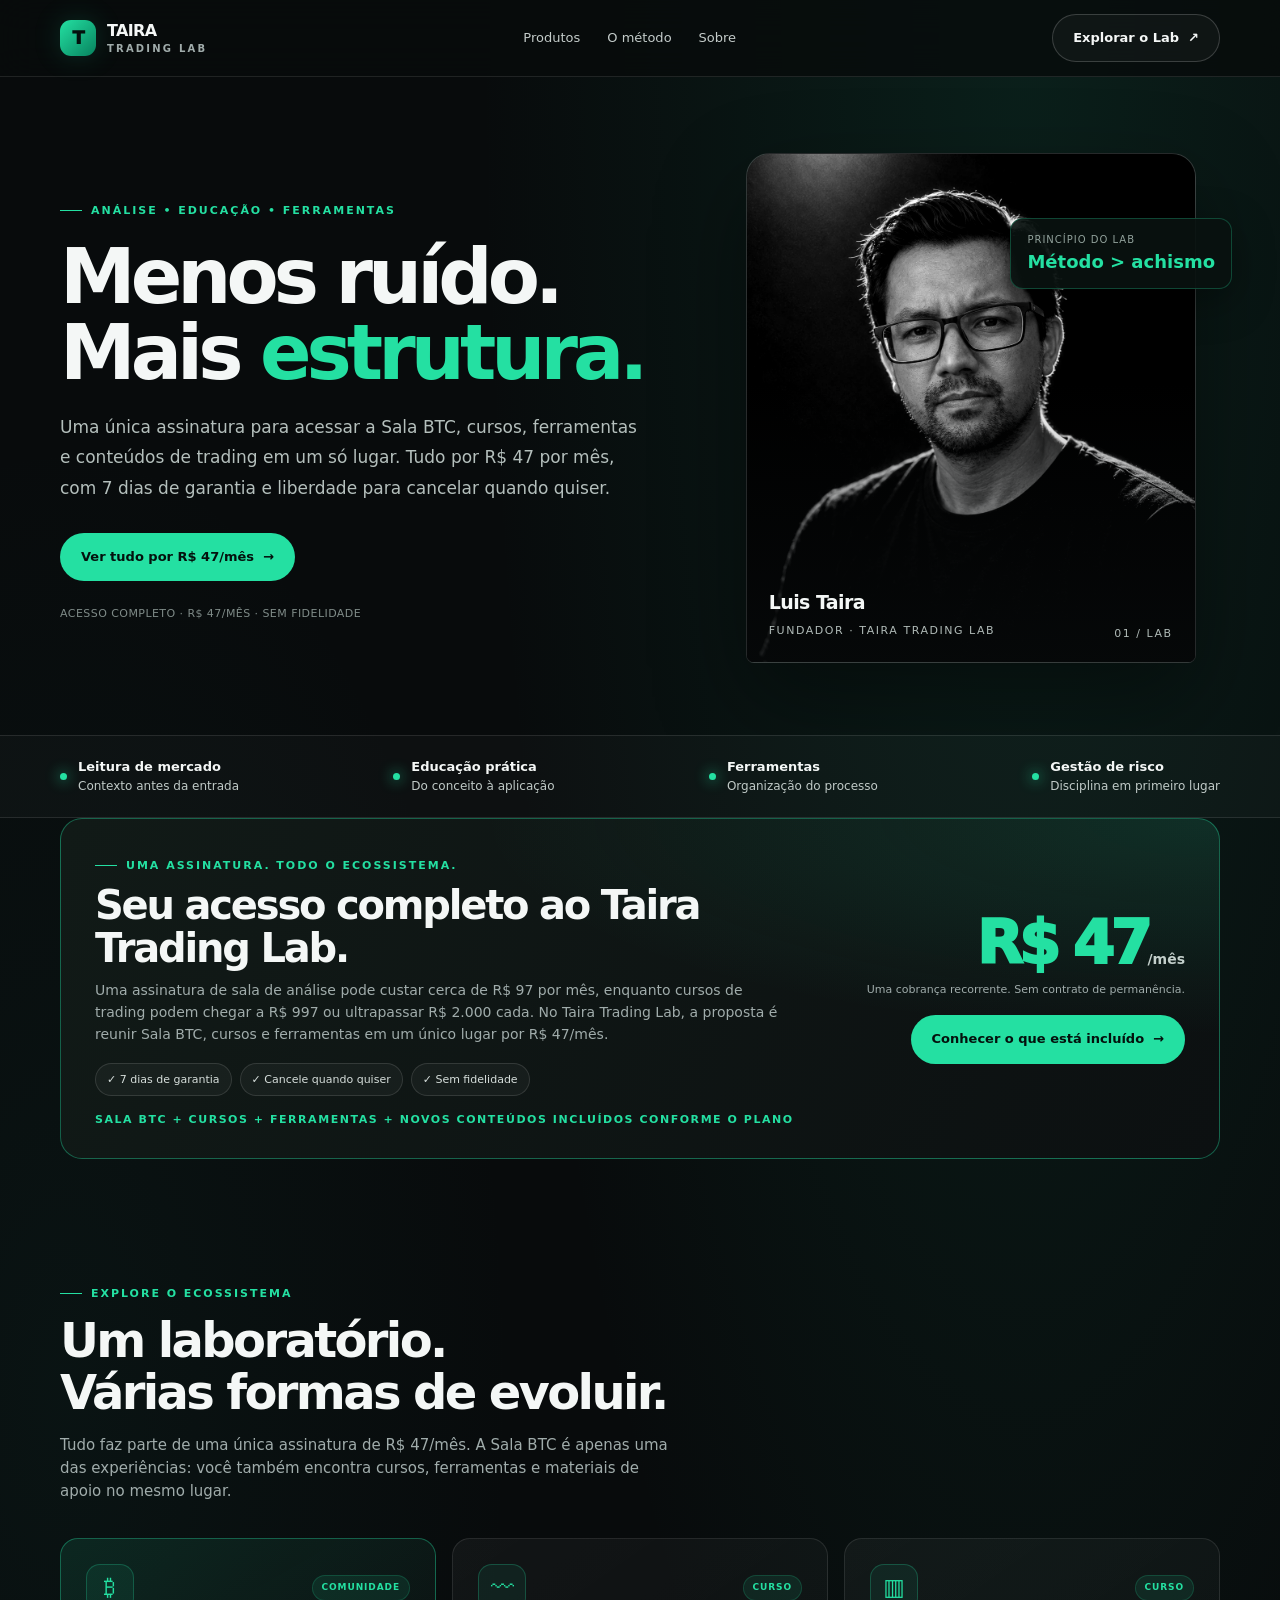
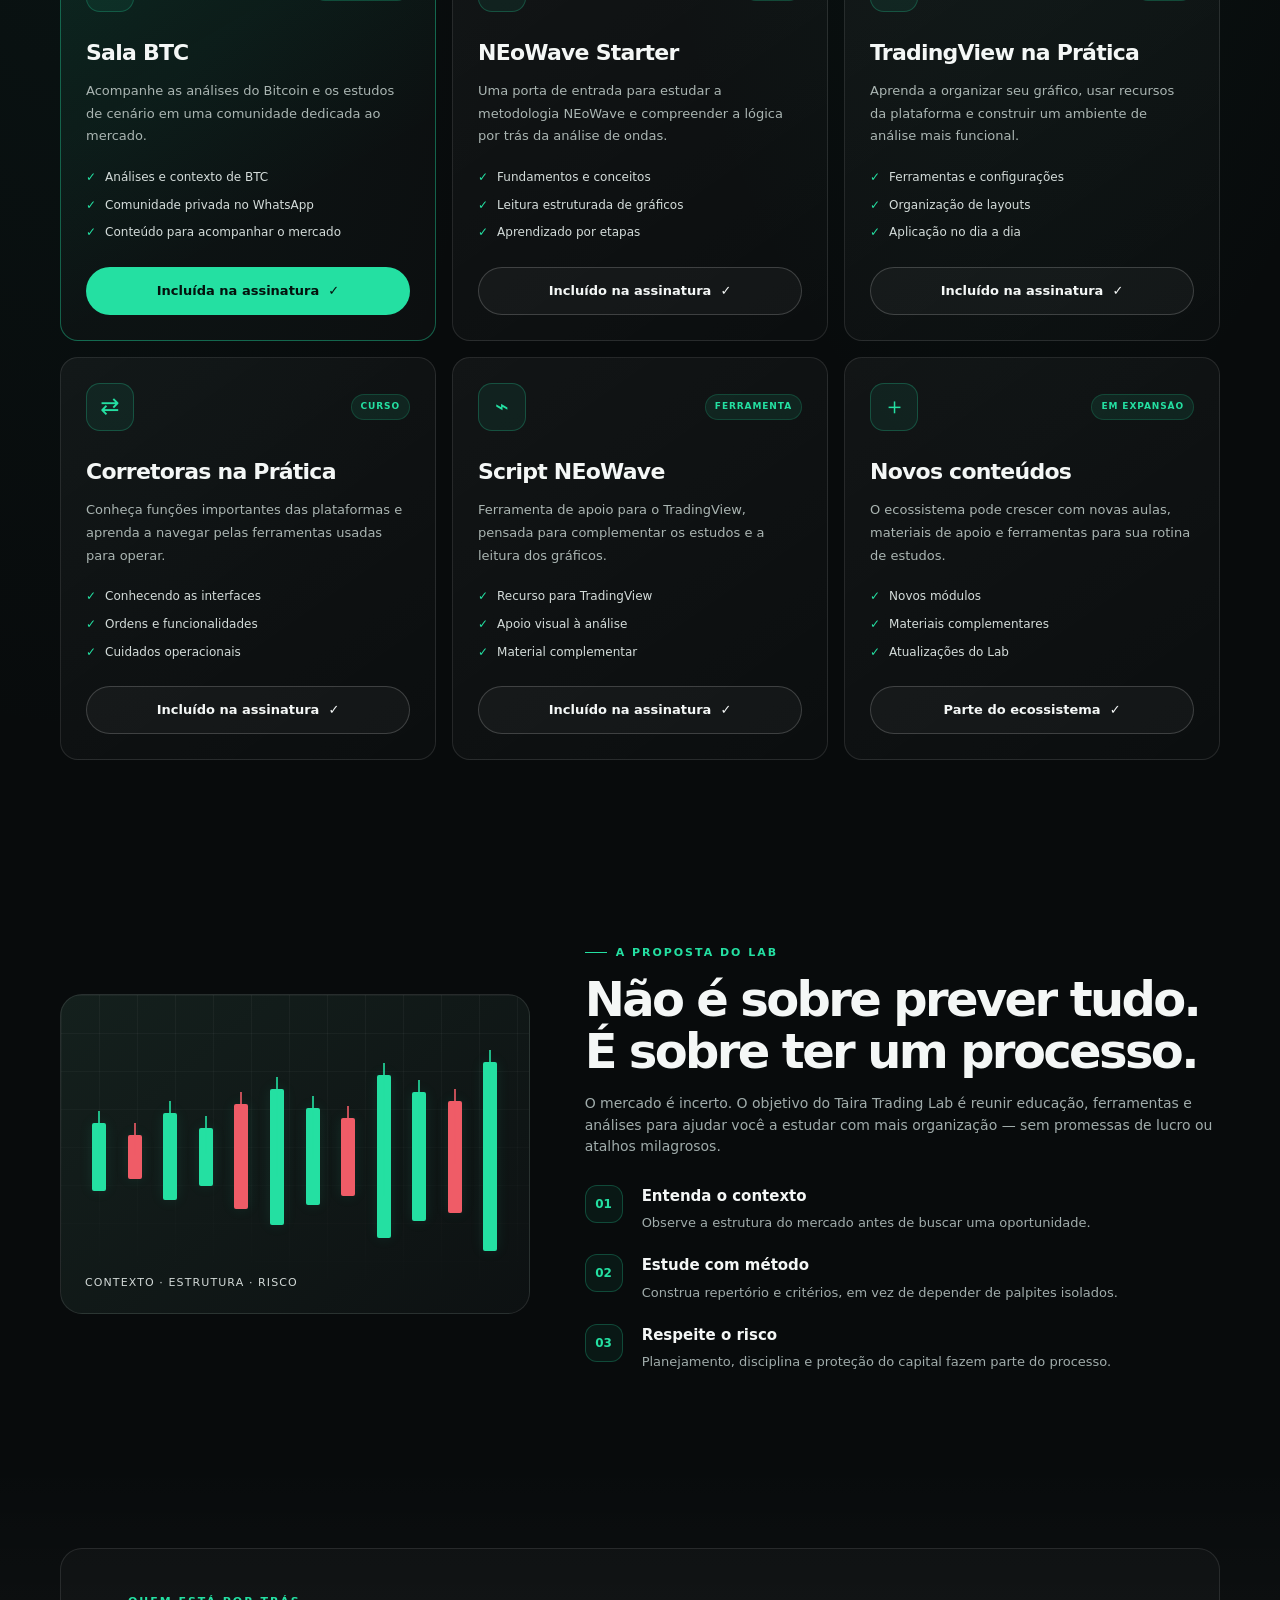
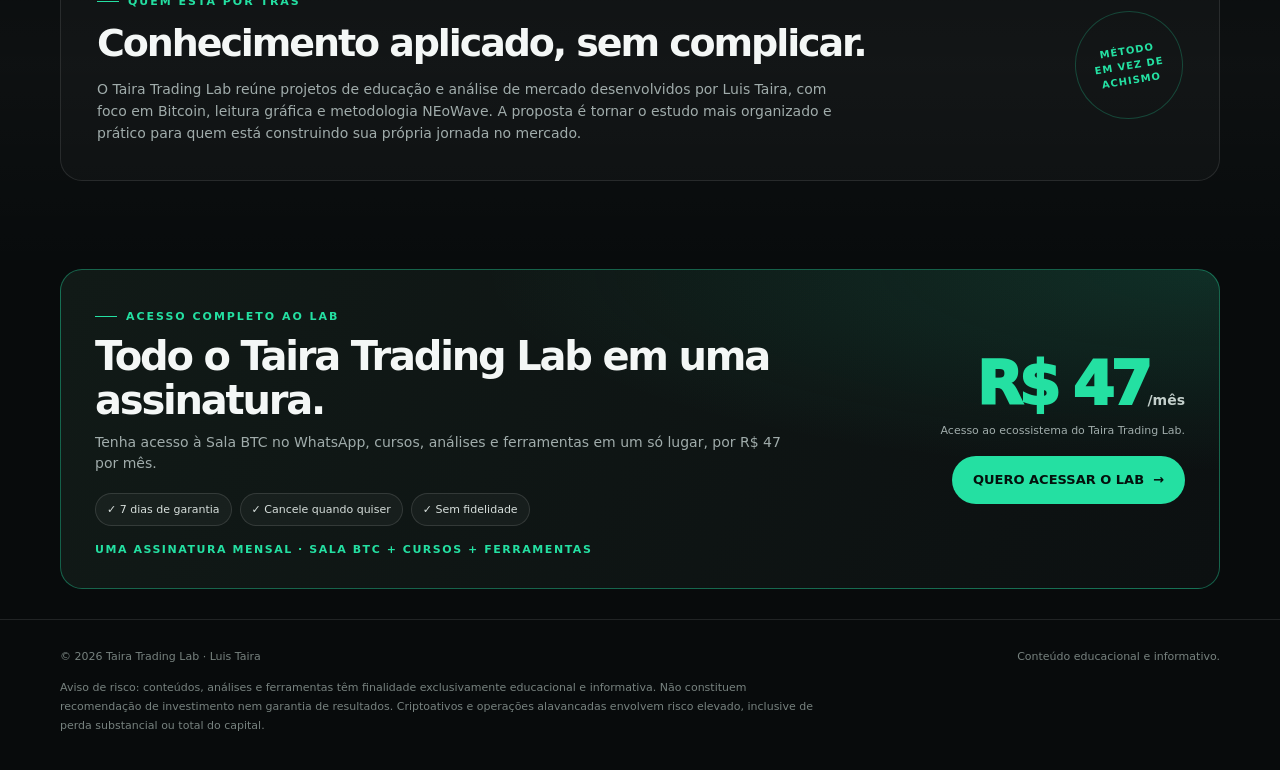
<file: taira-trading-lab/index.html>
<!doctype html>
<html lang="pt-BR">
<head>
  <meta charset="utf-8">
  <meta name="viewport" content="width=device-width, initial-scale=1">
  <meta name="theme-color" content="#080b0c">
  <meta name="description" content="Taira Trading Lab — estudos, ferramentas e análises de Bitcoin com método, estrutura e gestão de risco.">
  <title>Taira Trading Lab — Método. Estrutura. Evolução.</title>
  <style>
    :root {
      --bg: #080b0c;
      --panel: #101516;
      --panel2: #151c1d;
      --text: #f4f7f6;
      --muted: #a0acab;
      --line: rgba(255,255,255,.10);
      --green: #24e0a2;
      --green2: #0ca879;
      --cyan: #62f0d0;
      --max: 1160px;
    }
    * { box-sizing: border-box; }
    html { scroll-behavior: smooth; }
    body {
      margin: 0; background:
      radial-gradient(ellipse at 80% 0%, rgba(21,126,94,.18), transparent 34rem),
      radial-gradient(ellipse at 5% 35%, rgba(23,94,82,.10), transparent 28rem),
      var(--bg);
      color: var(--text); font-family: Inter, ui-sans-serif, system-ui, -apple-system, BlinkMacSystemFont, "Segoe UI", sans-serif;
      line-height: 1.55; -webkit-font-smoothing: antialiased;
    }
    a { color: inherit; text-decoration: none; }
    .wrap { width: min(var(--max), calc(100% - 40px)); margin-inline: auto; }
    .topbar { border-bottom: 1px solid var(--line); position: sticky; top: 0; z-index: 10; backdrop-filter: blur(18px); background: rgba(8,11,12,.82); }
    .nav { min-height: 76px; display:flex; align-items:center; justify-content:space-between; gap:24px; }
    .brand { display:flex; align-items:center; gap:11px; font-weight:850; letter-spacing:-.04em; }
    .brand-mark { width:36px; height:36px; border-radius:11px; display:grid; place-items:center; background:linear-gradient(135deg,var(--green),#07835e); color:#04110d; font-weight:950; font-size:18px; box-shadow:0 0 28px rgba(36,224,162,.18); }
    .brand small { display:block; font-size:10px; color:var(--muted); letter-spacing:.22em; text-transform:uppercase; margin-top:-3px; font-weight:700; }
    .navlinks { display:flex; gap:27px; align-items:center; color:#c4ccca; font-size:13px; }
    .navlinks a:hover { color:var(--green); }
    .button { display:inline-flex; align-items:center; justify-content:center; gap:9px; border:1px solid transparent; border-radius:999px; padding:13px 20px; background:var(--green); color:#04110d; font-weight:850; font-size:13px; transition:.2s; cursor:pointer; }
    .button:hover { transform:translateY(-2px); background:#57f2bd; box-shadow:0 8px 30px rgba(36,224,162,.16); }
    .button.ghost { border-color:rgba(255,255,255,.18); background:rgba(255,255,255,.035); color:var(--text); }
    .button.ghost:hover { border-color:var(--green); color:var(--green); box-shadow:none; }
    .eyebrow { display:inline-flex; align-items:center; gap:9px; text-transform:uppercase; letter-spacing:.18em; color:var(--green); font-weight:850; font-size:11px; }
    .eyebrow:before { content:""; width:22px; height:1px; background:var(--green); }
    .hero { padding:76px 0 72px; overflow:hidden; }
    .hero-grid { display:grid; grid-template-columns:1.1fr .9fr; align-items:center; gap:52px; }
    h1 { font-size:clamp(42px, 6vw, 76px); line-height:.99; letter-spacing:-.065em; margin:20px 0 22px; max-width:720px; }
    h1 span { color:var(--green); }
    .hero p { max-width:580px; color:#b4bfbc; font-size:17px; line-height:1.8; margin:0 0 29px; }
    .hero-actions { display:flex; flex-wrap:wrap; gap:12px; }
    .hero-note { margin-top:24px; color:#7f8b88; font-size:11px; letter-spacing:.04em; }
    .portrait-stage { position:relative; min-height:490px; display:flex; align-items:flex-end; justify-content:center; }
    .portrait-glow { position:absolute; width:82%; aspect-ratio:1; border-radius:50%; background:radial-gradient(circle,rgba(20,192,135,.22),rgba(20,192,135,.04) 48%,transparent 72%); filter:blur(12px); bottom:10%; }
    .portrait-frame { position:relative; width:min(100%,450px); height:510px; overflow:hidden; border-radius:24px 24px 8px 8px; border:1px solid rgba(255,255,255,.12); background:linear-gradient(160deg,#202827,#080b0c 70%); box-shadow:0 35px 90px rgba(0,0,0,.42); }
    .portrait-frame:after { content:""; position:absolute; inset:45% 0 0; background:linear-gradient(transparent,rgba(8,11,12,.72)); pointer-events:none; }
    .portrait-frame img { width:100%; height:100%; object-fit:cover; object-position:center 22%; filter:grayscale(100%) contrast(1.06); }
    .portrait-label { position:absolute; z-index:2; bottom:20px; left:22px; right:22px; display:flex; align-items:end; justify-content:space-between; gap:14px; }
    .portrait-label strong { display:block; font-size:19px; letter-spacing:-.03em; }
    .portrait-label span { color:#b0bab7; font-size:11px; text-transform:uppercase; letter-spacing:.14em; }
    .signal { position:absolute; z-index:3; right:-12px; top:65px; border:1px solid rgba(36,224,162,.26); border-radius:13px; padding:13px 16px; background:rgba(9,18,16,.92); box-shadow:0 12px 40px rgba(0,0,0,.35); }
    .signal small { color:#91a19b; display:block; font-size:10px; letter-spacing:.1em; text-transform:uppercase; }
    .signal b { color:var(--green); font-size:18px; }
    .ticker { border-block:1px solid var(--line); background:rgba(255,255,255,.018); }
    .ticker-inner { display:flex; align-items:center; justify-content:space-between; gap:24px; padding:21px 0; flex-wrap:wrap; }
    .ticker-item { display:flex; align-items:center; gap:11px; color:#c0cac7; font-size:12px; }
    .ticker-item b { color:var(--text); font-size:13px; }
    .dot { width:7px; height:7px; border-radius:50%; background:var(--green); box-shadow:0 0 14px var(--green); }
    section { padding:88px 0; }
    .section-head { max-width:680px; margin-bottom:34px; }
    h2 { font-size:clamp(30px,4vw,48px); line-height:1.08; letter-spacing:-.055em; margin:13px 0 15px; }
    .section-head p { color:var(--muted); font-size:15px; max-width:620px; margin:0; }
    .products { display:grid; grid-template-columns:repeat(3,1fr); gap:16px; }
    .product { min-height:340px; padding:25px; border:1px solid var(--line); border-radius:18px; background:linear-gradient(145deg,rgba(255,255,255,.045),rgba(255,255,255,.015)); display:flex; flex-direction:column; transition:.22s; position:relative; overflow:hidden; }
    .product:hover { transform:translateY(-4px); border-color:rgba(36,224,162,.4); background:linear-gradient(145deg,rgba(36,224,162,.075),rgba(255,255,255,.015)); }
    .product.featured { border-color:rgba(36,224,162,.38); background:linear-gradient(150deg,rgba(36,224,162,.10),rgba(255,255,255,.02) 65%); }
    .product-top { display:flex; justify-content:space-between; align-items:center; gap:10px; }
    .product-icon { width:48px; height:48px; display:grid; place-items:center; border:1px solid rgba(36,224,162,.25); background:rgba(36,224,162,.07); border-radius:14px; color:var(--green); font-size:23px; }
    .pill { color:var(--green); background:rgba(36,224,162,.09); border:1px solid rgba(36,224,162,.18); border-radius:999px; padding:5px 9px; font-size:9px; font-weight:850; letter-spacing:.1em; text-transform:uppercase; }
    .product h3 { margin:24px 0 10px; font-size:22px; letter-spacing:-.035em; }
    .product p { color:#aab5b2; font-size:13px; line-height:1.75; margin:0 0 20px; }
    .product ul { list-style:none; padding:0; margin:0 0 25px; display:grid; gap:9px; color:#d4dcda; font-size:12px; }
    .product li:before { content:"✓"; color:var(--green); font-weight:900; margin-right:9px; }
    .product .button { margin-top:auto; width:100%; }
    .product .soon { color:#7e8a87; font-size:10px; text-align:center; margin-top:10px; }
    .method { display:grid; grid-template-columns:.85fr 1.15fr; gap:55px; align-items:center; }
    .method-visual { padding:25px; border-radius:22px; border:1px solid var(--line); background:linear-gradient(140deg,#14201d,#0d1112); min-height:320px; position:relative; overflow:hidden; }
    .chart { position:absolute; inset:0; opacity:.8; background-image:linear-gradient(rgba(255,255,255,.055) 1px,transparent 1px),linear-gradient(90deg,rgba(255,255,255,.055) 1px,transparent 1px); background-size:38px 38px; mask-image:linear-gradient(to bottom,black,transparent); }
    .candles { position:absolute; inset:40px 25px 35px; display:flex; align-items:center; justify-content:space-around; gap:9px; }
    .candle { position:relative; width:14px; border-radius:2px; background:var(--green); height:var(--h); box-shadow:0 0 14px rgba(36,224,162,.1); }
    .candle:before { content:""; position:absolute; width:2px; height:calc(var(--h) + 24px); top:-12px; left:6px; background:currentColor; opacity:.8; }
    .candle.red { background:#ef5c67; color:#ef5c67; }
    .candle.green { color:var(--green); }
    .chart-caption { position:absolute; z-index:2; left:24px; bottom:22px; font-size:11px; color:#d2d9d7; letter-spacing:.1em; text-transform:uppercase; }
    .steps { display:grid; gap:21px; margin-top:27px; }
    .step { display:grid; grid-template-columns:42px 1fr; gap:15px; }
    .step-num { width:38px; height:38px; border-radius:12px; display:grid; place-items:center; color:var(--green); border:1px solid rgba(36,224,162,.25); background:rgba(36,224,162,.06); font-size:12px; font-weight:900; }
    .step h3 { margin:0 0 5px; font-size:15px; }
    .step p { color:var(--muted); font-size:13px; margin:0; }
    .about { background:linear-gradient(180deg,transparent,rgba(255,255,255,.025),transparent); }
    .about-box { display:grid; grid-template-columns:1fr auto; gap:35px; align-items:center; border:1px solid var(--line); border-radius:22px; padding:36px; background:rgba(255,255,255,.025); }
    .about-box p { color:var(--muted); max-width:740px; font-size:14px; margin-bottom:0; }
    .about-stamp { border:1px solid rgba(36,224,162,.25); border-radius:50%; width:108px; height:108px; display:grid; place-items:center; color:var(--green); text-align:center; font-size:10px; line-height:1.5; letter-spacing:.1em; font-weight:900; transform:rotate(-9deg); }
    .cta { padding:0 0 85px; }
    .cta-box { padding:48px; border:1px solid rgba(36,224,162,.25); border-radius:24px; background:radial-gradient(ellipse at 85% 0%,rgba(36,224,162,.13),transparent 45%),#101615; display:flex; align-items:center; justify-content:space-between; gap:30px; }
    .cta-box h2 { max-width:620px; margin-top:0; }
    .cta-box p { color:var(--muted); margin-bottom:0; max-width:620px; font-size:14px; }
    footer { border-top:1px solid var(--line); padding:28px 0 35px; color:#77827f; font-size:11px; }
    .footer-inner { display:flex; justify-content:space-between; gap:20px; flex-wrap:wrap; }
    .disclaimer { max-width:760px; line-height:1.7; margin-top:14px; }

    .offer { padding: 0 0 30px; }
    .offer-card { border:1px solid rgba(36,224,162,.38); border-radius:22px; padding:30px 34px; background:radial-gradient(ellipse at 100% 0%,rgba(36,224,162,.14),transparent 45%),linear-gradient(120deg,#111a17,#0c1011); display:grid; grid-template-columns:1fr auto; align-items:center; gap:25px; }
    .offer-card h2 { font-size:clamp(27px,3.4vw,40px); margin:10px 0 10px; }
    .offer-card p { color:var(--muted); font-size:14px; margin:0; max-width:700px; }
    .price-block { text-align:right; min-width:220px; }
    .price { font-size:clamp(43px,5vw,60px); font-weight:950; line-height:1; letter-spacing:-.07em; color:var(--green); }
    .price small { font-size:14px; letter-spacing:0; color:#c3cfcb; font-weight:700; }
    .price-notes { display:flex; flex-wrap:wrap; gap:8px; margin-top:18px; }
    .price-notes span { border:1px solid rgba(255,255,255,.12); background:rgba(255,255,255,.035); border-radius:999px; padding:7px 11px; color:#d7dfdc; font-size:11px; }
    .included-note { color:var(--green); font-size:11px; font-weight:850; text-transform:uppercase; letter-spacing:.14em; margin-top:15px; }
    @media(max-width:700px) { .offer-card { grid-template-columns:1fr; padding:25px 22px; } .price-block { text-align:left; min-width:0; } }

    @media(max-width:900px) {
      .hero-grid,.method { grid-template-columns:1fr; gap:30px; }
      .hero { padding-top:55px; }
      .portrait-stage { min-height:420px; }
      .portrait-frame { height:440px; max-width:420px; }
      .signal { right:calc(50% - 210px); }
      .products { grid-template-columns:repeat(2,1fr); }
      .about-box { grid-template-columns:1fr; }
      .about-stamp { display:none; }
    }
    @media(max-width:620px) {
      .wrap { width:min(100% - 28px,var(--max)); }
      .nav { min-height:66px; }
      .navlinks { display:none; }
      .nav .button { padding:10px 13px; font-size:11px; }
      .hero { padding:44px 0 52px; }
      h1 { font-size:47px; }
      .hero p { font-size:15px; }
      .portrait-stage { min-height:370px; }
      .portrait-frame { height:390px; width:100%; }
      .signal { right:0; top:35px; }
      .ticker-inner { display:grid; grid-template-columns:1fr 1fr; gap:18px; }
      section { padding:64px 0; }
      .products { grid-template-columns:1fr; }
      .product { min-height:300px; }
      .method-visual { min-height:250px; }
      .about-box { padding:24px; }
      .cta { padding-bottom:60px; }
      .cta-box { padding:28px 23px; display:block; }
      .cta-box .button { margin-top:22px; width:100%; }
    }
  </style>
</head>
<body>
  <header class="topbar">
    <div class="wrap nav">
      <a class="brand" href="#" aria-label="Taira Trading Lab - início">
        <span class="brand-mark">T</span>
        <span>TAIRA <small>TRADING LAB</small></span>
      </a>
      <nav class="navlinks" aria-label="Navegação principal">
        <a href="#produtos">Produtos</a><a href="#metodo">O método</a><a href="#sobre">Sobre</a>
      </nav>
      <a class="button ghost" href="#produtos">Explorar o Lab <span aria-hidden="true">↗</span></a>
    </div>
  </header>

  <main>
    <section class="hero">
      <div class="wrap hero-grid">
        <div>
          <div class="eyebrow">Análise • Educação • Ferramentas</div>
          <h1>Menos ruído.<br>Mais <span>estrutura.</span></h1>
          <p>Uma única assinatura para acessar a Sala BTC, cursos, ferramentas e conteúdos de trading em um só lugar. Tudo por R$ 47 por mês, com 7 dias de garantia e liberdade para cancelar quando quiser.</p>
          <div class="hero-actions">
            <a class="button" href="#produtos">Ver tudo por R$ 47/mês <span aria-hidden="true">→</span></a>
          </div>
          <div class="hero-note">ACESSO COMPLETO · R$ 47/MÊS · SEM FIDELIDADE</div>
        </div>
        <div class="portrait-stage">
          <div class="portrait-glow"></div>
          <div class="portrait-frame">
            <img src="assets/luistaira-retrato.webp" alt="Retrato de Luis Taira" fetchpriority="high">
            <div class="portrait-label"><div><strong>Luis Taira</strong><span>Fundador · Taira Trading Lab</span></div><span>01 / LAB</span></div>
          </div>
          <div class="signal"><small>Princípio do Lab</small><b>Método > achismo</b></div>
        </div>
      </div>
    </section>

    <div class="ticker">
      <div class="wrap ticker-inner">
        <div class="ticker-item"><span class="dot"></span><div><b>Leitura de mercado</b><br>Contexto antes da entrada</div></div>
        <div class="ticker-item"><span class="dot"></span><div><b>Educação prática</b><br>Do conceito à aplicação</div></div>
        <div class="ticker-item"><span class="dot"></span><div><b>Ferramentas</b><br>Organização do processo</div></div>
        <div class="ticker-item"><span class="dot"></span><div><b>Gestão de risco</b><br>Disciplina em primeiro lugar</div></div>
      </div>
    </div>

    <section class="offer" id="assinatura">
      <div class="wrap">
        <div class="offer-card">
          <div>
            <div class="eyebrow">Uma assinatura. Todo o ecossistema.</div>
            <h2>Seu acesso completo ao Taira Trading Lab.</h2>
            <p>Uma assinatura de sala de análise pode custar cerca de R$ 97 por mês, enquanto cursos de trading podem chegar a R$ 997 ou ultrapassar R$ 2.000 cada. No Taira Trading Lab, a proposta é reunir Sala BTC, cursos e ferramentas em um único lugar por R$ 47/mês.</p>
            <div class="price-notes"><span>✓ 7 dias de garantia</span><span>✓ Cancele quando quiser</span><span>✓ Sem fidelidade</span></div>
            <div class="included-note">Sala BTC + cursos + ferramentas + novos conteúdos incluídos conforme o plano</div>
          </div>
          <div class="price-block">
            <div class="price">R$ 47<small>/mês</small></div>
            <p style="margin:8px 0 17px;font-size:11px">Uma cobrança recorrente. Sem contrato de permanência.</p>
            <a class="button" href="#produtos">Conhecer o que está incluído <span>→</span></a>
          </div>
        </div>
      </div>
    </section>

    <section id="produtos">
      <div class="wrap">
        <div class="section-head">
          <div class="eyebrow">Explore o ecossistema</div>
          <h2>Um laboratório.<br>Várias formas de evoluir.</h2>
          <p>Tudo faz parte de uma única assinatura de R$ 47/mês. A Sala BTC é apenas uma das experiências: você também encontra cursos, ferramentas e materiais de apoio no mesmo lugar.</p>
        </div>
        <div class="products">
          <article class="product featured">
            <div class="product-top"><div class="product-icon">₿</div><span class="pill">Comunidade</span></div>
            <h3>Sala BTC</h3>
            <p>Acompanhe as análises do Bitcoin e os estudos de cenário em uma comunidade dedicada ao mercado.</p>
            <ul><li>Análises e contexto de BTC</li><li>Comunidade privada no WhatsApp</li><li>Conteúdo para acompanhar o mercado</li></ul>
            <a class="button" href="#oferta">Incluída na assinatura <span>✓</span></a>
          </article>
          <article class="product">
            <div class="product-top"><div class="product-icon">〰</div><span class="pill">Curso</span></div>
            <h3>NEoWave Starter</h3>
            <p>Uma porta de entrada para estudar a metodologia NEoWave e compreender a lógica por trás da análise de ondas.</p>
            <ul><li>Fundamentos e conceitos</li><li>Leitura estruturada de gráficos</li><li>Aprendizado por etapas</li></ul>
            <a class="button ghost" href="#oferta">Incluído na assinatura <span>✓</span></a>
          </article>
          <article class="product">
            <div class="product-top"><div class="product-icon">▥</div><span class="pill">Curso</span></div>
            <h3>TradingView na Prática</h3>
            <p>Aprenda a organizar seu gráfico, usar recursos da plataforma e construir um ambiente de análise mais funcional.</p>
            <ul><li>Ferramentas e configurações</li><li>Organização de layouts</li><li>Aplicação no dia a dia</li></ul>
            <a class="button ghost" href="#oferta">Incluído na assinatura <span>✓</span></a>
          </article>
          <article class="product">
            <div class="product-top"><div class="product-icon">⇄</div><span class="pill">Curso</span></div>
            <h3>Corretoras na Prática</h3>
            <p>Conheça funções importantes das plataformas e aprenda a navegar pelas ferramentas usadas para operar.</p>
            <ul><li>Conhecendo as interfaces</li><li>Ordens e funcionalidades</li><li>Cuidados operacionais</li></ul>
            <a class="button ghost" href="#oferta">Incluído na assinatura <span>✓</span></a>
          </article>
          <article class="product">
            <div class="product-top"><div class="product-icon">⌁</div><span class="pill">Ferramenta</span></div>
            <h3>Script NEoWave</h3>
            <p>Ferramenta de apoio para o TradingView, pensada para complementar os estudos e a leitura dos gráficos.</p>
            <ul><li>Recurso para TradingView</li><li>Apoio visual à análise</li><li>Material complementar</li></ul>
            <a class="button ghost" href="#oferta">Incluído na assinatura <span>✓</span></a>
          </article>
          <article class="product">
            <div class="product-top"><div class="product-icon">＋</div><span class="pill">Em expansão</span></div>
            <h3>Novos conteúdos</h3>
            <p>O ecossistema pode crescer com novas aulas, materiais de apoio e ferramentas para sua rotina de estudos.</p>
            <ul><li>Novos módulos</li><li>Materiais complementares</li><li>Atualizações do Lab</li></ul>
            <a class="button ghost" href="#oferta">Parte do ecossistema <span>✓</span></a>
          </article>
        </div>
      </div>
    </section>

    <section id="metodo">
      <div class="wrap method">
        <div class="method-visual" aria-label="Ilustração abstrata de gráfico de candles">
          <div class="chart"></div>
          <div class="candles">
            <i class="candle green" style="--h:28%"></i><i class="candle red" style="--h:18%"></i>
            <i class="candle green" style="--h:36%"></i><i class="candle green" style="--h:24%"></i>
            <i class="candle red" style="--h:43%"></i><i class="candle green" style="--h:56%"></i>
            <i class="candle green" style="--h:40%"></i><i class="candle red" style="--h:32%"></i>
            <i class="candle green" style="--h:67%"></i><i class="candle green" style="--h:53%"></i>
            <i class="candle red" style="--h:46%"></i><i class="candle green" style="--h:78%"></i>
          </div>
          <div class="chart-caption">Contexto · Estrutura · Risco</div>
        </div>
        <div>
          <div class="eyebrow">A proposta do Lab</div>
          <h2>Não é sobre prever tudo.<br>É sobre ter um processo.</h2>
          <p style="color:var(--muted);font-size:14px">O mercado é incerto. O objetivo do Taira Trading Lab é reunir educação, ferramentas e análises para ajudar você a estudar com mais organização — sem promessas de lucro ou atalhos milagrosos.</p>
          <div class="steps">
            <div class="step"><div class="step-num">01</div><div><h3>Entenda o contexto</h3><p>Observe a estrutura do mercado antes de buscar uma oportunidade.</p></div></div>
            <div class="step"><div class="step-num">02</div><div><h3>Estude com método</h3><p>Construa repertório e critérios, em vez de depender de palpites isolados.</p></div></div>
            <div class="step"><div class="step-num">03</div><div><h3>Respeite o risco</h3><p>Planejamento, disciplina e proteção do capital fazem parte do processo.</p></div></div>
          </div>
        </div>
      </div>
    </section>

    <section id="sobre" class="about">
      <div class="wrap">
        <div class="about-box">
          <div>
            <div class="eyebrow">Quem está por trás</div>
            <h2 style="font-size:clamp(28px,3vw,38px)">Conhecimento aplicado, sem complicar.</h2>
            <p>O Taira Trading Lab reúne projetos de educação e análise de mercado desenvolvidos por Luis Taira, com foco em Bitcoin, leitura gráfica e metodologia NEoWave. A proposta é tornar o estudo mais organizado e prático para quem está construindo sua própria jornada no mercado.</p>
          </div>
          <div class="about-stamp">MÉTODO<br>EM VEZ DE<br>ACHISMO</div>
        </div>
      </div>
    </section>


    <section class="offer" id="oferta">
      <div class="wrap">
        <div class="offer-card">
          <div>
            <div class="eyebrow">Acesso completo ao Lab</div>
            <h2>Todo o Taira Trading Lab em uma assinatura.</h2>
            <p>Tenha acesso à Sala BTC no WhatsApp, cursos, análises e ferramentas em um só lugar, por R$ 47 por mês.</p>
            <div class="price-notes">
              <span>✓ 7 dias de garantia</span>
              <span>✓ Cancele quando quiser</span>
              <span>✓ Sem fidelidade</span>
            </div>
            <div class="included-note">Uma assinatura mensal · Sala BTC + cursos + ferramentas</div>
          </div>
          <div class="price-block">
            <div class="price">R$ 47<small>/mês</small></div>
            <p style="margin:8px 0 17px;font-size:11px">Acesso ao ecossistema do Taira Trading Lab.</p>
            <a class="button" href="https://pay.hub.la/KpRMAcpPzFiyT6MypEtl" target="_blank" rel="noopener noreferrer">QUERO ACESSAR O LAB <span>→</span></a>
          </div>
        </div>
      </div>
    </section>


  </main>

  <footer>
    <div class="wrap">
      <div class="footer-inner"><span>© <span id="year"></span> Taira Trading Lab · Luis Taira</span><span>Conteúdo educacional e informativo.</span></div>
      <div class="disclaimer">Aviso de risco: conteúdos, análises e ferramentas têm finalidade exclusivamente educacional e informativa. Não constituem recomendação de investimento nem garantia de resultados. Criptoativos e operações alavancadas envolvem risco elevado, inclusive de perda substancial ou total do capital.</div>
    </div>
  </footer>
  <script>document.getElementById('year').textContent = new Date().getFullYear();</script>
</body>
</html>
</file>
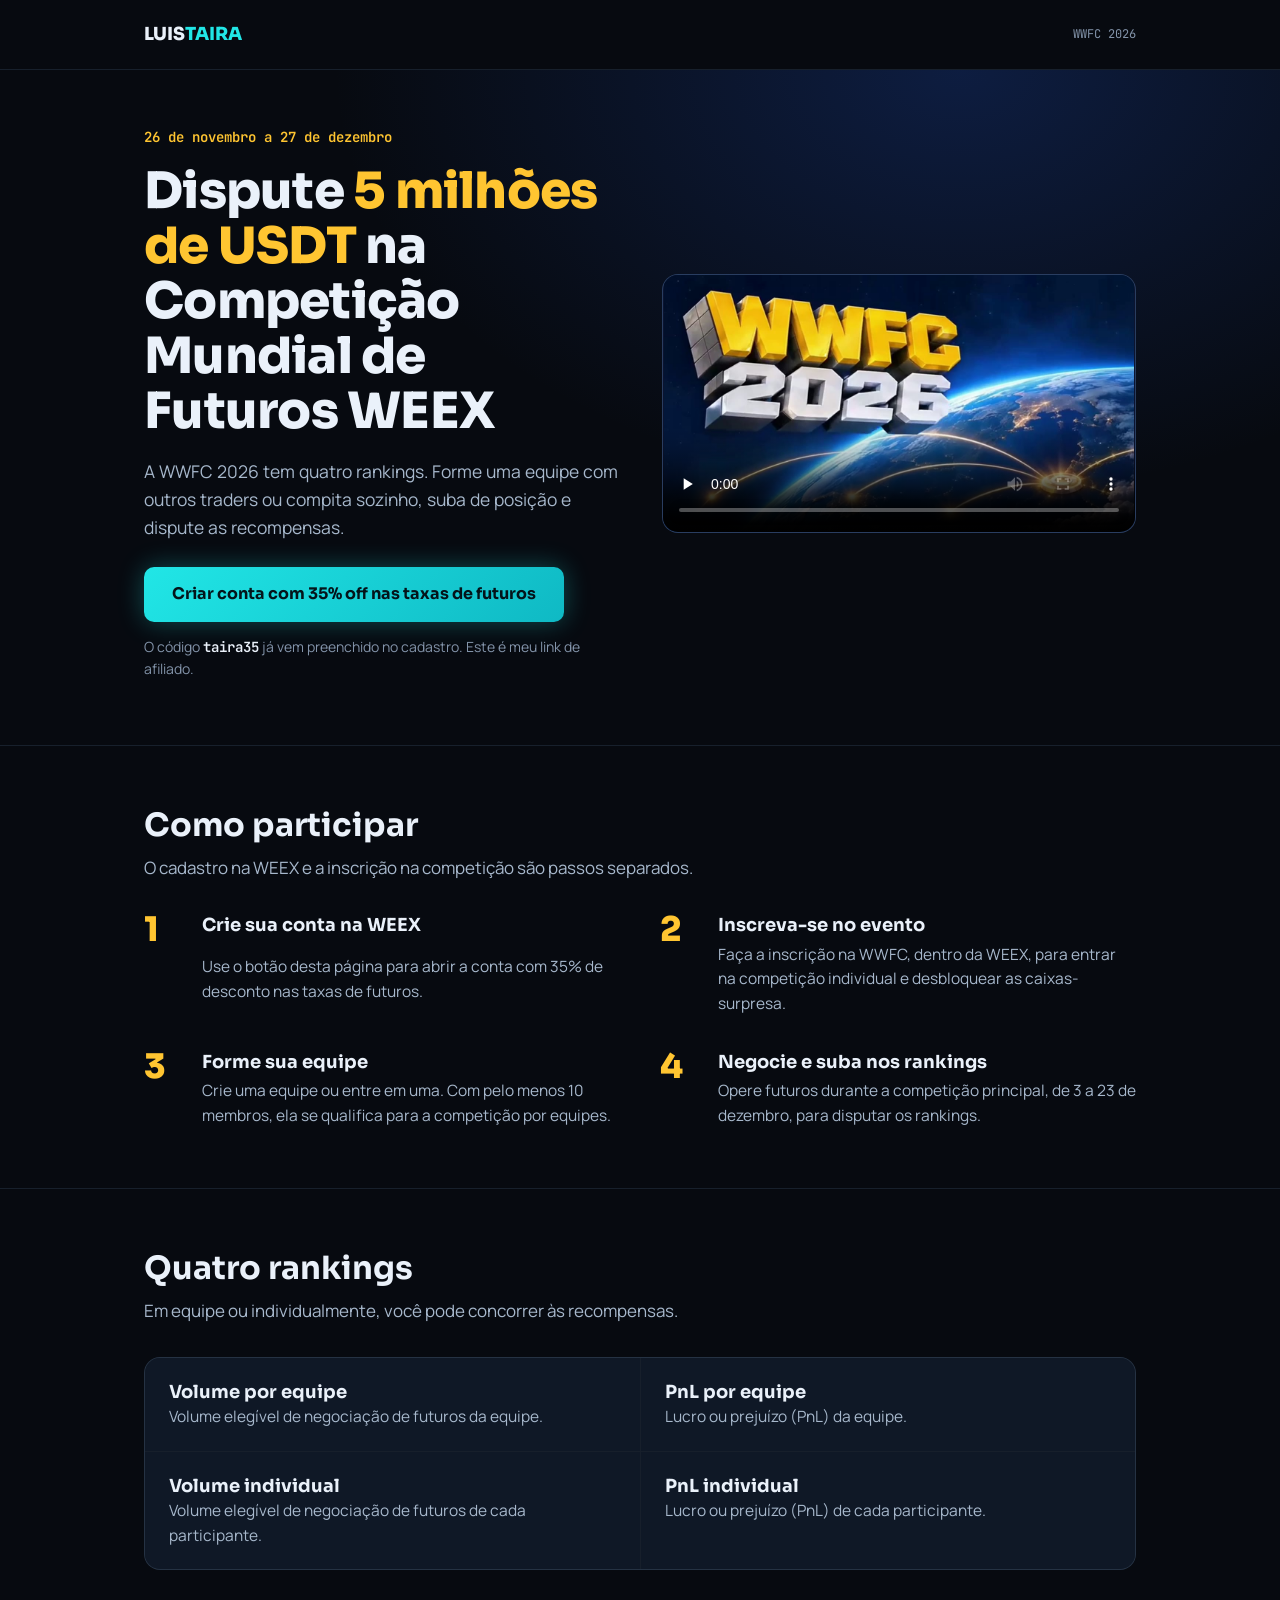
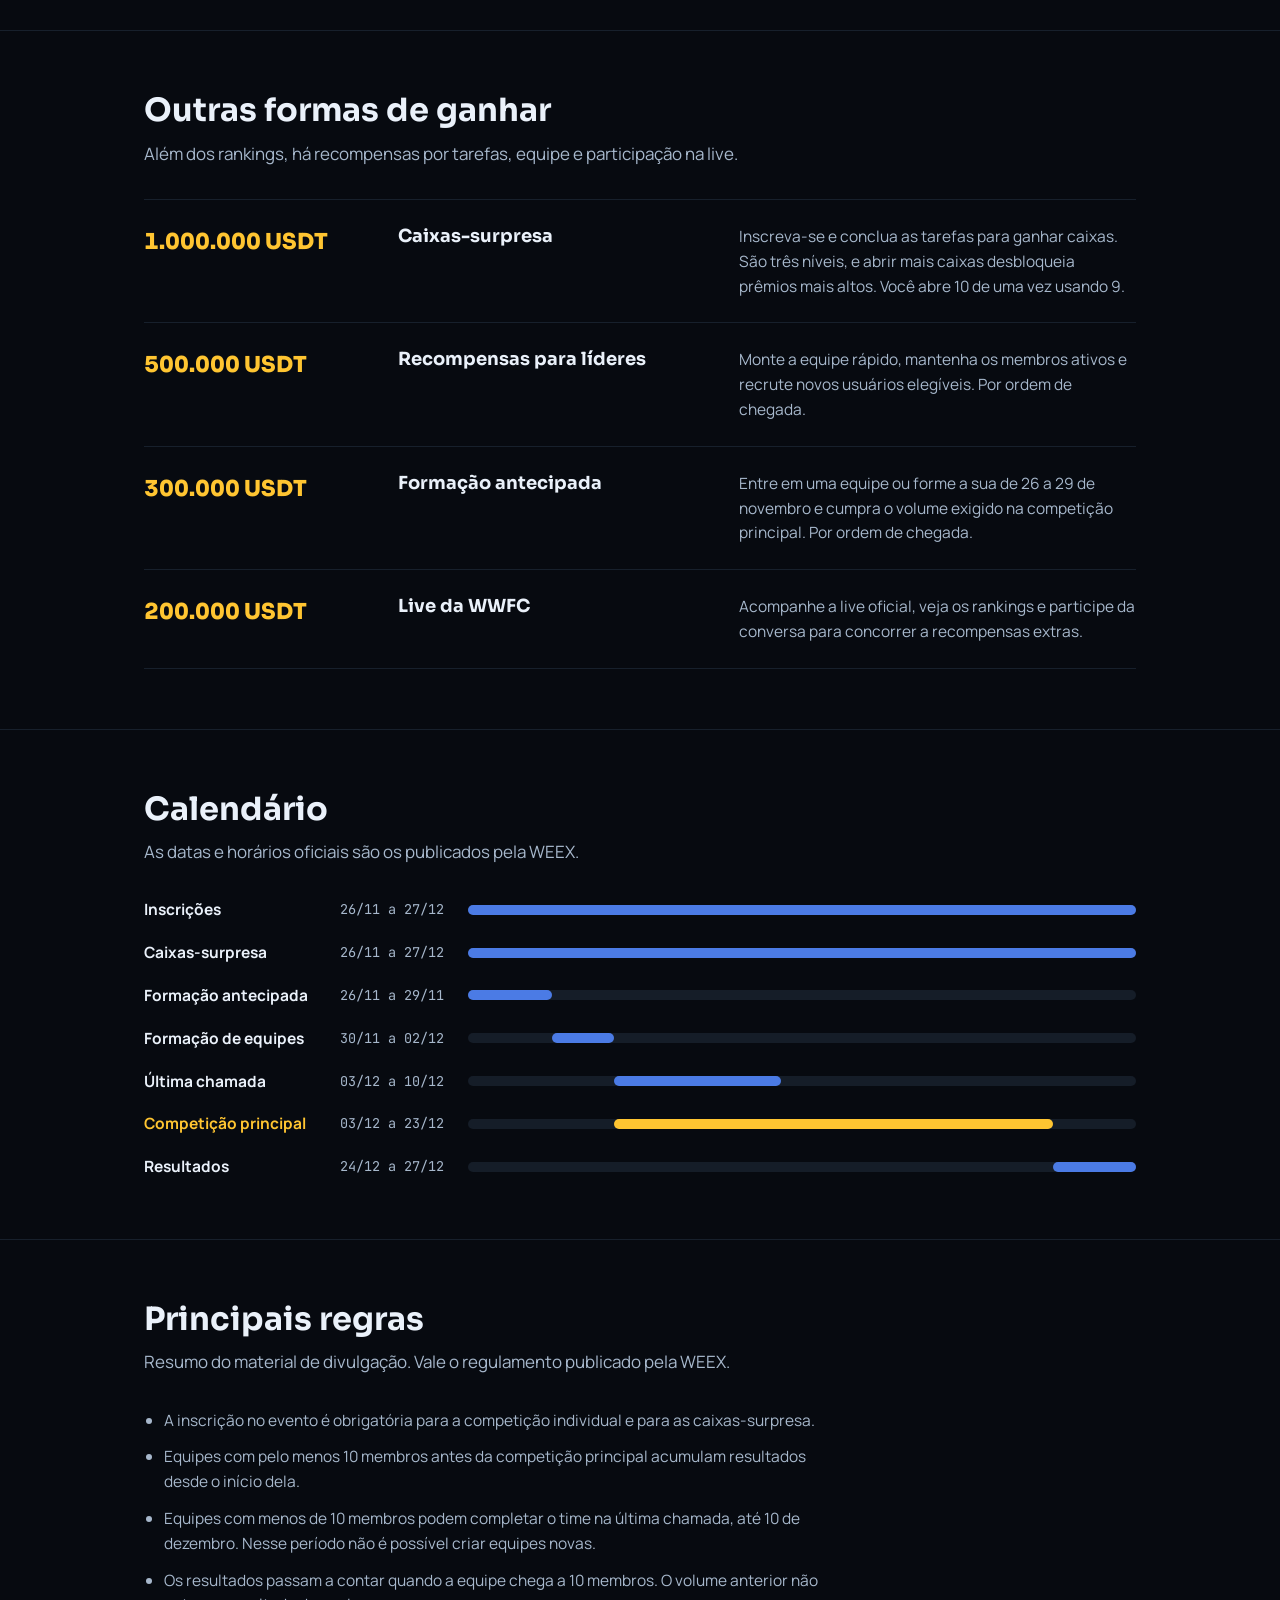
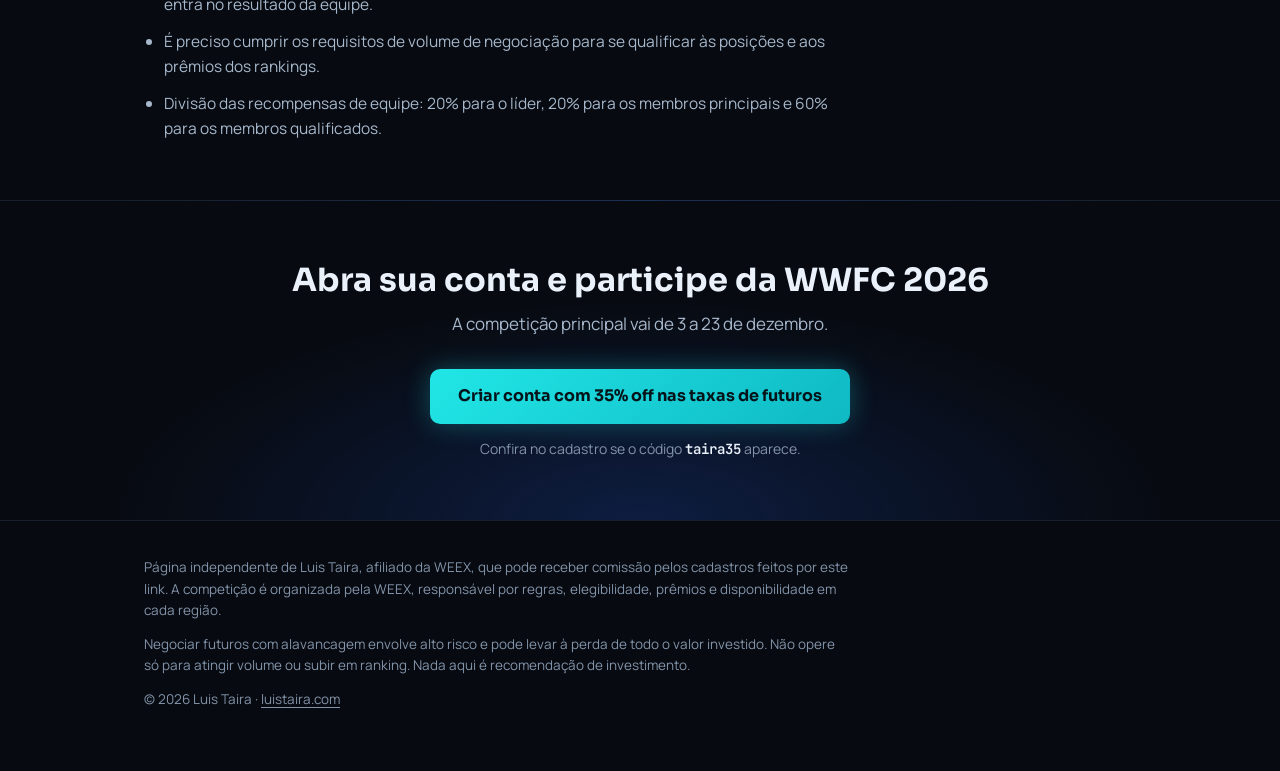
<file: wwfc2026/index.html>
<!DOCTYPE html>
<html lang="pt-BR">
<head>
<meta charset="UTF-8">
<meta name="viewport" content="width=device-width, initial-scale=1">
<title>WWFC 2026 na WEEX: 5 milhões de USDT em prêmios | Luis Taira</title>
<meta name="description" content="Competição Mundial de Futuros WEEX, de 26 de novembro a 27 de dezembro. Veja o vídeo, as regras e o calendário, e crie sua conta com 35% de desconto nas taxas de futuros.">
<link rel="canonical" href="https://luistaira.com/wwfc2026/">
<meta property="og:type" content="website">
<meta property="og:locale" content="pt_BR">
<meta property="og:url" content="https://luistaira.com/wwfc2026/">
<meta property="og:title" content="WWFC 2026 na WEEX: 5 milhões de USDT em prêmios">
<meta property="og:description" content="Vídeo, regras e calendário em português. Crie sua conta com 35% de desconto nas taxas de futuros.">
<meta property="og:image" content="https://luistaira.com/wwfc2026/capa.jpg">
<meta name="twitter:card" content="summary_large_image">
<link rel="preconnect" href="https://fonts.googleapis.com">
<link rel="preconnect" href="https://fonts.gstatic.com" crossorigin>
<link href="https://fonts.googleapis.com/css2?family=Sora:wght@600;700;800&family=JetBrains+Mono:wght@500;600&family=Manrope:wght@400;500;600;700&display=swap" rel="stylesheet">
<style>
:root{
  --bg:#070A10;--card:#111C2C;--card-2:#14233A;--bg-3:#0F1826;
  --border:rgba(120,160,210,.14);--border-strong:rgba(120,170,220,.28);
  --text:#EAF1FA;--dim:#A7B8CC;--mute:#8394AA;--acc:#21E6E6;--acc-deep:#0FB9C4;--gold:#FFC531;
  --d:'Sora',sans-serif;--b:'Manrope',sans-serif;--m:'JetBrains Mono',monospace;
}
*{box-sizing:border-box;margin:0;padding:0}
html{scroll-behavior:smooth;-webkit-text-size-adjust:100%}
body{background:var(--bg);color:var(--text);font-family:var(--b);font-size:17px;line-height:1.6;-webkit-font-smoothing:antialiased}
a{color:inherit;text-decoration:none}
a:focus-visible,video:focus-visible{outline:3px solid var(--acc);outline-offset:3px;border-radius:10px}
.wrap{width:100%;max-width:1040px;margin:0 auto;padding:0 24px}
header{border-bottom:1px solid var(--border);padding:20px 0}
header .wrap{display:flex;justify-content:space-between;align-items:center;gap:16px}
.brand{font-family:var(--d);font-weight:800;font-size:18px}
.brand span{color:var(--acc)}
.tag{font-family:var(--m);font-size:12px;color:var(--mute)}
.hero{padding:56px 0 64px;background:radial-gradient(70% 90% at 75% 0,rgba(30,78,190,.28),transparent 70%)}
.hero .wrap{display:grid;gap:36px}
.date{font-family:var(--m);font-weight:600;font-size:14px;color:var(--gold);margin-bottom:16px}
h1{font-family:var(--d);font-weight:800;font-size:clamp(32px,5vw,50px);line-height:1.1;letter-spacing:-.015em;text-wrap:balance;margin-bottom:18px}
h1 em{font-style:normal;color:var(--gold)}
.lead{color:var(--dim);font-size:17.5px;max-width:54ch;margin-bottom:26px}
.btn{display:inline-flex;align-items:center;justify-content:center;text-align:center;font-family:var(--d);font-weight:700;font-size:16px;line-height:1.3;padding:17px 28px;border-radius:10px;background:linear-gradient(135deg,var(--acc),var(--acc-deep));color:#04141a;box-shadow:0 0 26px rgba(33,230,230,.3);transition:transform .15s,box-shadow .15s}
.btn:hover{transform:translateY(-2px);box-shadow:0 0 38px rgba(33,230,230,.5)}
.under{font-size:14px;color:var(--mute);margin-top:14px;max-width:52ch}
.under b{color:var(--text);font-family:var(--m);font-weight:600}
video{display:block;width:100%;aspect-ratio:848/464;border-radius:16px;border:1px solid var(--border-strong);background:#0b1430}
section{padding:60px 0;border-top:1px solid var(--border)}
h2{font-family:var(--d);font-weight:700;font-size:clamp(24px,3.4vw,32px);line-height:1.2;text-wrap:balance;margin-bottom:10px}
.sl{color:var(--dim);max-width:60ch;margin-bottom:32px}
.steps{list-style:none;display:grid;gap:26px;counter-reset:s}
.steps li{counter-increment:s;display:grid;grid-template-columns:44px 1fr;gap:4px 14px}
.steps li::before{content:counter(s);font-family:var(--d);font-weight:800;font-size:34px;line-height:1;color:var(--gold);grid-row:span 2}
h3{font-family:var(--d);font-weight:700;font-size:18px;line-height:1.35}
.steps p,.ranks p,.prize p{color:var(--dim);font-size:15.5px}
.ranks{display:grid;border:1px solid var(--border);border-radius:16px;overflow:hidden;gap:1px;background:var(--border)}
.ranks>div{background:var(--bg-3);padding:22px 24px}
.prize{border-top:1px solid var(--border);padding:24px 0;display:grid;gap:6px}
.prize:last-child{border-bottom:1px solid var(--border)}
.prize .v{font-family:var(--d);font-weight:800;font-size:22px;color:var(--gold);white-space:nowrap;font-variant-numeric:tabular-nums}
.cal{display:grid;gap:18px}
.ev{display:grid;gap:8px}
.ev .n{display:flex;justify-content:space-between;gap:14px;font-size:15.5px}
.ev .n b{font-weight:700}
.ev .n span{font-family:var(--m);font-size:13.5px;color:var(--dim);white-space:nowrap;padding-top:2px}
.tr{height:10px;border-radius:5px;background:rgba(120,160,210,.12);position:relative}
.tr i{position:absolute;top:0;bottom:0;left:calc(var(--a)/32*100%);width:calc(var(--l)/32*100%);border-radius:5px;background:#4B7BE5}
.ev.main .tr i{background:var(--gold)}
.ev.main .n b{color:var(--gold)}
.rules{padding-left:20px;display:grid;gap:12px;color:var(--dim);font-size:15.5px;max-width:78ch}
.final{text-align:center;background:radial-gradient(60% 100% at 50% 100%,rgba(30,78,190,.28),transparent 70%)}
.final .sl,.final .under{margin-left:auto;margin-right:auto}
footer{border-top:1px solid var(--border);padding:36px 0 48px}
footer p{font-size:13.5px;color:var(--mute);max-width:88ch;margin-bottom:12px}
footer a{text-decoration:underline;text-underline-offset:3px}
.bar{position:fixed;left:0;right:0;bottom:0;padding:10px 16px calc(10px + env(safe-area-inset-bottom));background:rgba(7,10,16,.94);border-top:1px solid var(--border-strong);transform:translateY(110%);visibility:hidden;transition:transform .2s,visibility .2s}
.bar.on{transform:none;visibility:visible}
.bar .btn{width:100%;padding:14px 12px;font-size:15px}
@media(min-width:760px){
  .ranks{grid-template-columns:1fr 1fr}
  .steps{grid-template-columns:1fr 1fr;gap:34px 40px}
  .prize{grid-template-columns:230px 1fr 1.25fr;gap:24px;align-items:start}
  .ev{grid-template-columns:300px 1fr;gap:24px;align-items:center}
  .bar{display:none}
}
@media(min-width:920px){.hero .wrap{grid-template-columns:1fr 1fr;align-items:center;gap:44px}}
@media(max-width:480px){.wrap{padding:0 18px}.hero{padding-top:40px}.btn{width:100%}.tag{display:none}footer{padding-bottom:100px}}
@media(prefers-reduced-motion:reduce){*{transition:none!important;scroll-behavior:auto!important}}
</style>
</head>
<body>

<header><div class="wrap"><a class="brand" href="https://luistaira.com/">LUIS<span>TAIRA</span></a><span class="tag">WWFC 2026</span></div></header>

<main>
<div class="hero"><div class="wrap">
  <div>
    <p class="date">26 de novembro a 27 de dezembro</p>
    <h1>Dispute <em>5&nbsp;milhões de USDT</em> na Competição Mundial de Futuros WEEX</h1>
    <p class="lead">A WWFC 2026 tem quatro rankings. Forme uma equipe com outros traders ou compita sozinho, suba de posição e dispute as recompensas.</p>
    <a class="btn cta" id="cta1" href="https://www.weex.com/pt-BR/register?vipCode=taira35" target="_blank" rel="noopener sponsored">Criar conta com 35% off nas taxas de futuros</a>
    <p class="under">O código <b>taira35</b> já vem preenchido no cadastro. Este é meu link de afiliado.</p>
  </div>
  <video controls playsinline preload="none" poster="capa.jpg" aria-label="Vídeo da WWFC 2026 em português, com legendas"><source src="wwfc-2026-pt-br.mp4" type="video/mp4"></video>
</div></div>

<section><div class="wrap">
  <h2>Como participar</h2>
  <p class="sl">O cadastro na WEEX e a inscrição na competição são passos separados.</p>
  <ol class="steps">
    <li><h3>Crie sua conta na WEEX</h3><p>Use o botão desta página para abrir a conta com 35% de desconto nas taxas de futuros.</p></li>
    <li><h3>Inscreva-se no evento</h3><p>Faça a inscrição na WWFC, dentro da WEEX, para entrar na competição individual e desbloquear as caixas-surpresa.</p></li>
    <li><h3>Forme sua equipe</h3><p>Crie uma equipe ou entre em uma. Com pelo menos 10 membros, ela se qualifica para a competição por equipes.</p></li>
    <li><h3>Negocie e suba nos rankings</h3><p>Opere futuros durante a competição principal, de 3 a 23 de dezembro, para disputar os rankings.</p></li>
  </ol>
</div></section>

<section><div class="wrap">
  <h2>Quatro rankings</h2>
  <p class="sl">Em equipe ou individualmente, você pode concorrer às recompensas.</p>
  <div class="ranks">
    <div><h3>Volume por equipe</h3><p>Volume elegível de negociação de futuros da equipe.</p></div>
    <div><h3>PnL por equipe</h3><p>Lucro ou prejuízo (PnL) da equipe.</p></div>
    <div><h3>Volume individual</h3><p>Volume elegível de negociação de futuros de cada participante.</p></div>
    <div><h3>PnL individual</h3><p>Lucro ou prejuízo (PnL) de cada participante.</p></div>
  </div>
</div></section>

<section><div class="wrap">
  <h2>Outras formas de ganhar</h2>
  <p class="sl">Além dos rankings, há recompensas por tarefas, equipe e participação na live.</p>
  <div>
    <div class="prize"><span class="v">1.000.000 USDT</span><h3>Caixas-surpresa</h3><p>Inscreva-se e conclua as tarefas para ganhar caixas. São três níveis, e abrir mais caixas desbloqueia prêmios mais altos. Você abre 10 de uma vez usando 9.</p></div>
    <div class="prize"><span class="v">500.000 USDT</span><h3>Recompensas para líderes</h3><p>Monte a equipe rápido, mantenha os membros ativos e recrute novos usuários elegíveis. Por ordem de chegada.</p></div>
    <div class="prize"><span class="v">300.000 USDT</span><h3>Formação antecipada</h3><p>Entre em uma equipe ou forme a sua de 26 a 29 de novembro e cumpra o volume exigido na competição principal. Por ordem de chegada.</p></div>
    <div class="prize"><span class="v">200.000 USDT</span><h3>Live da WWFC</h3><p>Acompanhe a live oficial, veja os rankings e participe da conversa para concorrer a recompensas extras.</p></div>
  </div>
</div></section>

<section><div class="wrap">
  <h2>Calendário</h2>
  <p class="sl">As datas e horários oficiais são os publicados pela WEEX.</p>
  <div class="cal">
    <div class="ev"><div class="n"><b>Inscrições</b><span>26/11 a 27/12</span></div><div class="tr" style="--a:0;--l:32"><i></i></div></div>
    <div class="ev"><div class="n"><b>Caixas-surpresa</b><span>26/11 a 27/12</span></div><div class="tr" style="--a:0;--l:32"><i></i></div></div>
    <div class="ev"><div class="n"><b>Formação antecipada</b><span>26/11 a 29/11</span></div><div class="tr" style="--a:0;--l:4"><i></i></div></div>
    <div class="ev"><div class="n"><b>Formação de equipes</b><span>30/11 a 02/12</span></div><div class="tr" style="--a:4;--l:3"><i></i></div></div>
    <div class="ev"><div class="n"><b>Última chamada</b><span>03/12 a 10/12</span></div><div class="tr" style="--a:7;--l:8"><i></i></div></div>
    <div class="ev main"><div class="n"><b>Competição principal</b><span>03/12 a 23/12</span></div><div class="tr" style="--a:7;--l:21"><i></i></div></div>
    <div class="ev"><div class="n"><b>Resultados</b><span>24/12 a 27/12</span></div><div class="tr" style="--a:28;--l:4"><i></i></div></div>
  </div>
</div></section>

<section><div class="wrap">
  <h2>Principais regras</h2>
  <p class="sl">Resumo do material de divulgação. Vale o regulamento publicado pela WEEX.</p>
  <ul class="rules">
    <li>A inscrição no evento é obrigatória para a competição individual e para as caixas-surpresa.</li>
    <li>Equipes com pelo menos 10 membros antes da competição principal acumulam resultados desde o início dela.</li>
    <li>Equipes com menos de 10 membros podem completar o time na última chamada, até 10 de dezembro. Nesse período não é possível criar equipes novas.</li>
    <li>Os resultados passam a contar quando a equipe chega a 10 membros. O volume anterior não entra no resultado da equipe.</li>
    <li>É preciso cumprir os requisitos de volume de negociação para se qualificar às posições e aos prêmios dos rankings.</li>
    <li>Divisão das recompensas de equipe: 20% para o líder, 20% para os membros principais e 60% para os membros qualificados.</li>
  </ul>
</div></section>

<section class="final"><div class="wrap">
  <h2>Abra sua conta e participe da WWFC 2026</h2>
  <p class="sl">A competição principal vai de 3 a 23 de dezembro.</p>
  <a class="btn cta" id="cta2" href="https://www.weex.com/pt-BR/register?vipCode=taira35" target="_blank" rel="noopener sponsored">Criar conta com 35% off nas taxas de futuros</a>
  <p class="under">Confira no cadastro se o código <b>taira35</b> aparece.</p>
</div></section>
</main>

<footer><div class="wrap">
  <p>Página independente de Luis Taira, afiliado da WEEX, que pode receber comissão pelos cadastros feitos por este link. A competição é organizada pela WEEX, responsável por regras, elegibilidade, prêmios e disponibilidade em cada região.</p>
  <p>Negociar futuros com alavancagem envolve alto risco e pode levar à perda de todo o valor investido. Não opere só para atingir volume ou subir em ranking. Nada aqui é recomendação de investimento.</p>
  <p>© 2026 Luis Taira · <a href="https://luistaira.com/">luistaira.com</a></p>
</div></footer>

<div class="bar" id="bar"><a class="btn cta" href="https://www.weex.com/pt-BR/register?vipCode=taira35" target="_blank" rel="noopener sponsored">Criar conta com 35% off nas taxas</a></div>
<script>
// barra do celular: aparece só quando nenhum botão principal está na tela
if('IntersectionObserver' in window){
  var v={},b=document.getElementById('bar');
  var o=new IntersectionObserver(function(es){es.forEach(function(e){v[e.target.id]=e.isIntersecting});b.classList.toggle('on',!v.cta1&&!v.cta2)});
  o.observe(document.getElementById('cta1'));o.observe(document.getElementById('cta2'));
}
</script>
</body>
</html>
</file>
